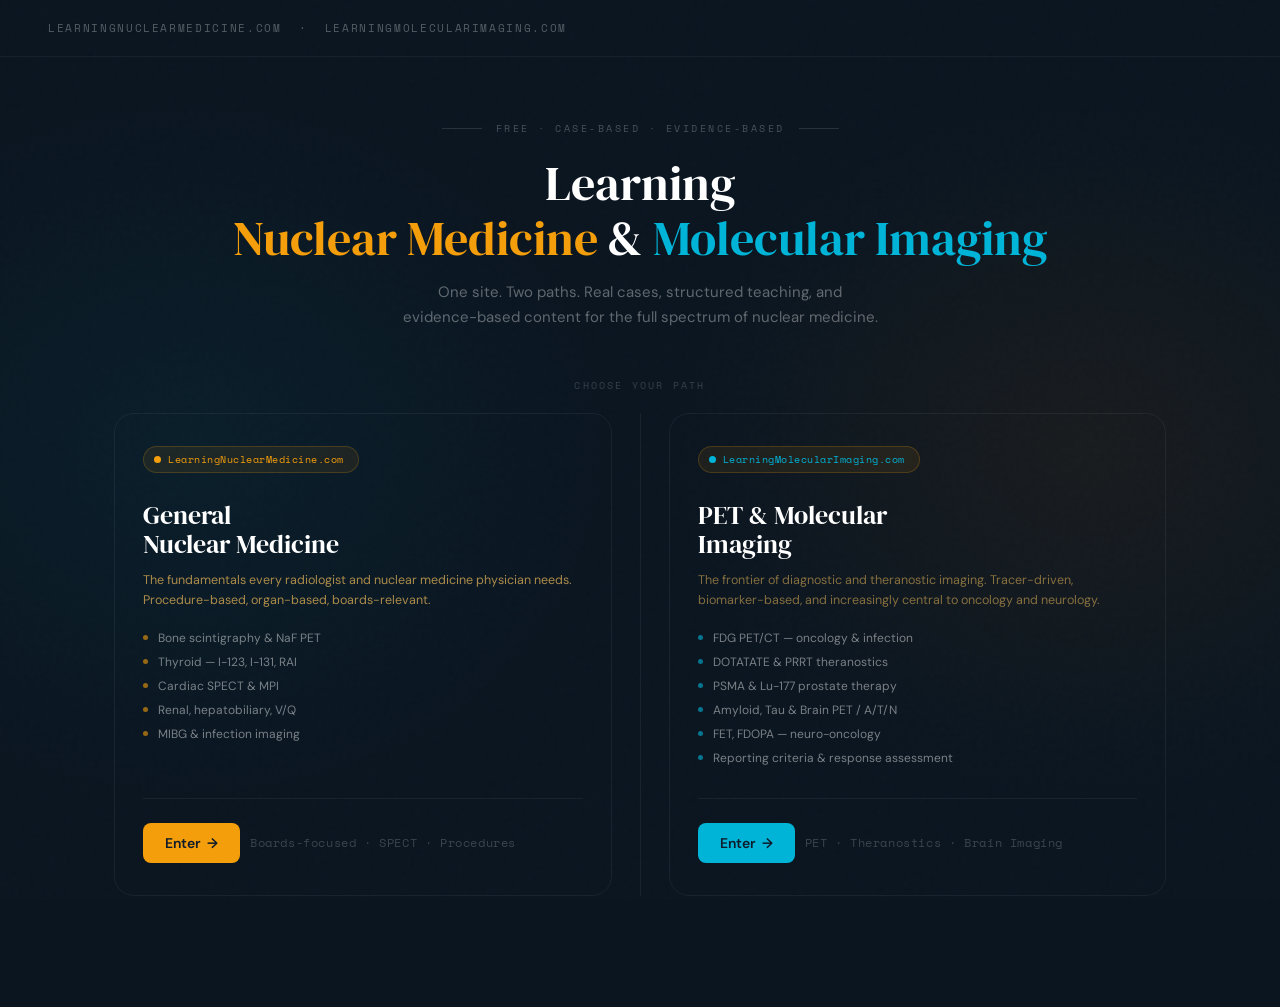
<file: index.html>
<!DOCTYPE html>
<html lang="en">
<head>
<meta charset="UTF-8">
<meta name="viewport" content="width=device-width, initial-scale=1.0">
<title>LearningNuclearMedicine.com | LearningMolecularImaging.com</title>
<meta name="description" content="Free case-based education in nuclear medicine and molecular imaging. Choose your path: General Nuclear Medicine or PET & Molecular Imaging.">
<link href="https://fonts.googleapis.com/css2?family=DM+Serif+Display:ital@0;1&family=DM+Sans:ital,wght@0,300;0,400;0,500;0,600;1,400&family=Space+Mono:wght@400;700&display=swap" rel="stylesheet">
<style>
*, *::before, *::after { box-sizing: border-box; margin: 0; padding: 0; }

:root {
  --navy:    #0D1B2A;
  --navy2:   #0a1520;
  --white:   #FFFFFF;
  --off:     #F4F8FB;
  --slate:   #1E3A52;
  --mid:     #5A7A8E;
  --light:   #D1DDE6;
  --border:  #E2ECF2;

  /* Gen Nuc — amber/gold */
  --gnm-primary:   #D97706;
  --gnm-accent:    #F59E0B;
  --gnm-glow:      rgba(245, 158, 11, 0.18);
  --gnm-dim:       rgba(245, 158, 11, 0.06);
  --gnm-text:      #D4A853;

  /* Molecular Imaging — teal */
  --mi-primary:    #0096B7;
  --mi-accent:     #00B4D8;
  --mi-glow:       rgba(0, 180, 216, 0.18);
  --mi-dim:        rgba(0, 180, 216, 0.06);
  --mi-text:       #7AABCC;
}

html, body {
  height: 100%;
  font-family: 'DM Sans', sans-serif;
  background: var(--navy2);
  color: var(--white);
  overflow-x: hidden;
}

/* ── Subtle animated background ────────────────────────── */
body::before {
  content: '';
  position: fixed;
  inset: 0;
  background:
    radial-gradient(ellipse 600px 500px at 15% 50%, rgba(0,150,183,0.07) 0%, transparent 70%),
    radial-gradient(ellipse 600px 500px at 85% 50%, rgba(217,119,6,0.07) 0%, transparent 70%);
  pointer-events: none;
  z-index: 0;
}

/* Noise grain */
body::after {
  content: '';
  position: fixed;
  inset: 0;
  background-image: url("data:image/svg+xml,%3Csvg viewBox='0 0 200 200' xmlns='http://www.w3.org/2000/svg'%3E%3Cfilter id='n'%3E%3CfeTurbulence type='fractalNoise' baseFrequency='0.85' numOctaves='4' stitchTiles='stitch'/%3E%3C/filter%3E%3Crect width='100%25' height='100%25' filter='url(%23n)' opacity='0.035'/%3E%3C/svg%3E");
  pointer-events: none;
  z-index: 0;
  opacity: 0.5;
}

/* ── Layout ─────────────────────────────────────────────── */
.page {
  position: relative;
  z-index: 1;
  min-height: 100vh;
  display: flex;
  flex-direction: column;
}

/* ── Top bar ─────────────────────────────────────────────── */
.topbar {
  display: flex;
  align-items: center;
  justify-content: space-between;
  padding: 20px 48px;
  border-bottom: 1px solid rgba(255,255,255,0.05);
}

.topbar-logo {
  font-family: 'Space Mono', monospace;
  font-size: 11px;
  letter-spacing: 0.15em;
  text-transform: uppercase;
  color: rgba(255,255,255,0.3);
}

/* ── Hero header ─────────────────────────────────────────── */
.hero-header {
  text-align: center;
  padding: 64px 24px 48px;
  animation: fadeUp 0.7s ease both;
}

.hero-eyebrow {
  font-family: 'Space Mono', monospace;
  font-size: 10px;
  letter-spacing: 0.25em;
  text-transform: uppercase;
  color: rgba(255,255,255,0.25);
  margin-bottom: 20px;
  display: flex;
  align-items: center;
  justify-content: center;
  gap: 14px;
}
.hero-eyebrow::before, .hero-eyebrow::after {
  content: '';
  display: block;
  width: 40px; height: 1px;
  background: rgba(255,255,255,0.12);
}

.hero-header h1 {
  font-family: 'DM Serif Display', serif;
  font-size: clamp(2rem, 4vw, 3rem);
  font-weight: 400;
  color: var(--white);
  line-height: 1.15;
  margin-bottom: 14px;
}

.hero-header h1 .teal  { color: var(--mi-accent); }
.hero-header h1 .amber { color: var(--gnm-accent); }

.hero-sub {
  font-size: 15px;
  color: rgba(255,255,255,0.35);
  max-width: 480px;
  margin: 0 auto;
  line-height: 1.65;
}

/* ── Divider label ───────────────────────────────────────── */
.choose-label {
  text-align: center;
  font-family: 'Space Mono', monospace;
  font-size: 10px;
  letter-spacing: 0.22em;
  text-transform: uppercase;
  color: rgba(255,255,255,0.18);
  margin-bottom: 20px;
  animation: fadeUp 0.7s 0.1s ease both;
  opacity: 0;
  animation-fill-mode: both;
}

/* ── Portal cards ────────────────────────────────────────── */
.portals {
  display: grid;
  grid-template-columns: 1fr auto 1fr;
  gap: 0;
  flex: 1;
  max-width: 1100px;
  margin: 0 auto;
  padding: 0 24px 60px;
  width: 100%;
  animation: fadeUp 0.7s 0.15s ease both;
  opacity: 0;
  animation-fill-mode: both;
}

.portal-divider {
  width: 1px;
  background: rgba(255,255,255,0.06);
  margin: 0 28px;
  align-self: stretch;
}

/* ── Each portal ─────────────────────────────────────────── */
.portal {
  border-radius: 20px;
  padding: 32px 28px;
  cursor: pointer;
  text-decoration: none;
  display: flex;
  flex-direction: column;
  gap: 0;
  position: relative;
  overflow: hidden;
  transition: background 0.3s;
  background: transparent;
  border: 1.5px solid rgba(255,255,255,0.06);
  color: inherit;
}

.portal:hover {
  background: rgba(255,255,255,0.025);
}

/* Glow on hover */
.portal-gnm::before {
  content: '';
  position: absolute;
  inset: 0;
  background: radial-gradient(ellipse 60% 60% at 50% 50%, var(--gnm-glow), transparent);
  opacity: 0;
  transition: opacity 0.4s;
  pointer-events: none;
  border-radius: 20px;
}
.portal-gnm:hover::before { opacity: 1; }
.portal-gnm:hover { border-color: rgba(245,158,11,0.2); }

.portal-mi::before {
  content: '';
  position: absolute;
  inset: 0;
  background: radial-gradient(ellipse 60% 60% at 50% 50%, var(--mi-glow), transparent);
  opacity: 0;
  transition: opacity 0.4s;
  pointer-events: none;
  border-radius: 20px;
}
.portal-mi:hover::before { opacity: 1; }
.portal-mi:hover { border-color: rgba(245,158,11,0.2); }

/* Domain badge */
.domain-badge {
  display: inline-flex;
  align-items: center;
  gap: 7px;
  border-radius: 100px;
  padding: 5px 14px 5px 10px;
  font-family: 'Space Mono', monospace;
  font-size: 10px;
  letter-spacing: 0.05em;
  margin-bottom: 28px;
  width: fit-content;
  position: relative;
  z-index: 1;
}

.portal-gnm .domain-badge {
  background: rgba(245,158,11,0.08);
  border: 1px solid rgba(245,158,11,0.2);
  color: var(--gnm-accent);
}
.portal-mi .domain-badge {
  background: rgba(245,158,11,0.08);
  border: 1px solid rgba(245,158,11,0.2);
  color: var(--mi-accent);
}

.badge-dot {
  width: 7px; height: 7px;
  border-radius: 50%;
  flex-shrink: 0;
}
.portal-gnm .badge-dot { background: var(--gnm-accent); animation: pulse 2.5s infinite; }
.portal-mi  .badge-dot { background: var(--mi-accent);  animation: pulse 2.5s 1.25s infinite; }

@keyframes pulse {
  0%,100% { opacity: 1; }
  50%      { opacity: 0.3; }
}

/* Portal heading */
.portal-heading {
  font-family: 'DM Serif Display', serif;
  font-size: clamp(1.3rem, 2vw, 1.8rem);
  font-weight: 400;
  line-height: 1.15;
  margin-bottom: 10px;
  position: relative;
  z-index: 1;
}

.portal-gnm .portal-heading { color: var(--white); }
.portal-mi  .portal-heading { color: var(--white); }

.portal-sub {
  font-size: 12.5px;
  line-height: 1.6;
  margin-bottom: 20px;
  position: relative;
  z-index: 1;
}
.portal-gnm .portal-sub { color: rgba(212,168,83,0.8); }
.portal-mi  .portal-sub { color: rgba(212,168,83,0.6); }

/* Topics list */
.topics {
  display: flex;
  flex-direction: column;
  gap: 8px;
  margin-bottom: 32px;
  position: relative;
  z-index: 1;
}

.topic-item {
  display: flex;
  align-items: center;
  gap: 10px;
  font-size: 12px;
  color: rgba(255,255,255,0.45);
}

.topic-dot {
  width: 5px; height: 5px;
  border-radius: 50%;
  flex-shrink: 0;
}
.portal-gnm .topic-dot { background: var(--gnm-accent); opacity: 0.6; }
.portal-mi  .topic-dot { background: var(--mi-accent);  opacity: 0.6; }

/* CTA row */
.portal-cta {
  display: flex;
  align-items: center;
  gap: 10px;
  margin-top: auto;
  padding-top: 24px;
  border-top: 1px solid rgba(255,255,255,0.06);
  position: relative;
  z-index: 1;
}

.cta-btn {
  display: inline-flex;
  align-items: center;
  gap: 8px;
  padding: 11px 22px;
  border-radius: 8px;
  font-weight: 600;
  font-size: 14px;
  transition: transform 0.15s, opacity 0.15s;
}
.cta-btn:hover { transform: translateX(3px); }

.portal-gnm .cta-btn {
  background: var(--gnm-accent);
  color: var(--navy);
}
.portal-mi .cta-btn {
  background: var(--mi-accent);
  color: var(--navy);
}

.cta-cases {
  font-size: 12px;
  color: rgba(255,255,255,0.2);
  font-family: 'Space Mono', monospace;
  letter-spacing: 0.05em;
}

/* ── Bottom strip ────────────────────────────────────────── */
.bottom-strip {
  border-top: 1px solid rgba(255,255,255,0.04);
  padding: 18px 48px;
  display: flex;
  align-items: center;
  justify-content: space-between;
  gap: 16px;
  flex-wrap: wrap;
}

.disclaimer-strip {
  font-size: 11px;
  color: rgba(255,255,255,0.12);
}

/* ── Animations ─────────────────────────────────────────── */
@keyframes fadeUp {
  from { opacity: 0; transform: translateY(20px); }
  to   { opacity: 1; transform: translateY(0); }
}

.hero-header { animation: fadeUp 0.7s ease both; }

/* ── Responsive ─────────────────────────────────────────── */
@media (max-width: 580px) {
  .portals {
    grid-template-columns: 1fr;
    padding: 0 16px 48px;
    gap: 16px;
  }
  .portal-divider { display: none; }
  .portal { padding: 24px 20px; }
  .topbar { padding: 16px 20px; }
  .hero-header { padding: 40px 16px 28px; }
  .bottom-strip { padding: 16px 20px; flex-direction: column; align-items: flex-start; gap: 8px; }
}
</style>
</head>
<body>
<div class="page">

  <!-- Top bar -->
  <div class="topbar">
    <div class="topbar-logo">LearningNuclearMedicine.com &nbsp;·&nbsp; LearningMolecularImaging.com</div>
  </div>

  <!-- Hero -->
  <div class="hero-header">
    <div class="hero-eyebrow">Free · Case-Based · Evidence-Based</div>
    <h1>Learning<br><span class="amber">Nuclear Medicine</span> &amp; <span class="teal">Molecular Imaging</span></h1>
    <p class="hero-sub">One site. Two paths. Real cases, structured teaching, and evidence-based content for the full spectrum of nuclear medicine.</p>
  </div>

  <div class="choose-label">Choose your path</div>

  <!-- Portal cards -->
  <div class="portals">

    <!-- ── General Nuclear Medicine ── -->
    <a class="portal portal-gnm" href="nuc-med/index.html">

      <div class="domain-badge">
        <span class="badge-dot"></span>
        LearningNuclearMedicine.com
      </div>

      <div class="portal-heading">General<br>Nuclear Medicine</div>

      <p class="portal-sub">
        The fundamentals every radiologist and nuclear medicine physician needs. 
        Procedure-based, organ-based, boards-relevant.
      </p>

      <div class="topics">
        <div class="topic-item"><span class="topic-dot"></span>Bone scintigraphy &amp; NaF PET</div>
        <div class="topic-item"><span class="topic-dot"></span>Thyroid — I-123, I-131, RAI</div>
        <div class="topic-item"><span class="topic-dot"></span>Cardiac SPECT &amp; MPI</div>
        <div class="topic-item"><span class="topic-dot"></span>Renal, hepatobiliary, V/Q</div>
        <div class="topic-item"><span class="topic-dot"></span>MIBG &amp; infection imaging</div>
      </div>

      <div class="portal-cta">
        <div class="cta-btn">Enter &nbsp;→</div>
        <div class="cta-cases">Boards-focused · SPECT · Procedures</div>
      </div>

    </a>

    <div class="portal-divider"></div>

    <!-- ── Molecular Imaging ── -->
    <a class="portal portal-mi" href="molecular/index.html">

      <div class="domain-badge">
        <span class="badge-dot"></span>
        LearningMolecularImaging.com
      </div>

      <div class="portal-heading">PET &amp; Molecular<br>Imaging</div>

      <p class="portal-sub">
        The frontier of diagnostic and theranostic imaging. Tracer-driven, 
        biomarker-based, and increasingly central to oncology and neurology.
      </p>

      <div class="topics">
        <div class="topic-item"><span class="topic-dot"></span>FDG PET/CT — oncology &amp; infection</div>
        <div class="topic-item"><span class="topic-dot"></span>DOTATATE &amp; PRRT theranostics</div>
        <div class="topic-item"><span class="topic-dot"></span>PSMA &amp; Lu-177 prostate therapy</div>
        <div class="topic-item"><span class="topic-dot"></span>Amyloid, Tau &amp; Brain PET / A/T/N</div>
        <div class="topic-item"><span class="topic-dot"></span>FET, FDOPA — neuro-oncology</div>
        <div class="topic-item"><span class="topic-dot"></span>Reporting criteria &amp; response assessment</div>
      </div>

      <div class="portal-cta">
        <div class="cta-btn">Enter &nbsp;→</div>
        <div class="cta-cases">PET · Theranostics · Brain Imaging</div>
      </div>

    </a>

  </div>

  <!-- Bottom strip -->
  <div class="bottom-strip">
    <div class="disclaimer-strip">For educational use only · Not for clinical decision-making · © 2025</div>
  </div>

</div><!-- /page -->
</body>
</html>
</file>
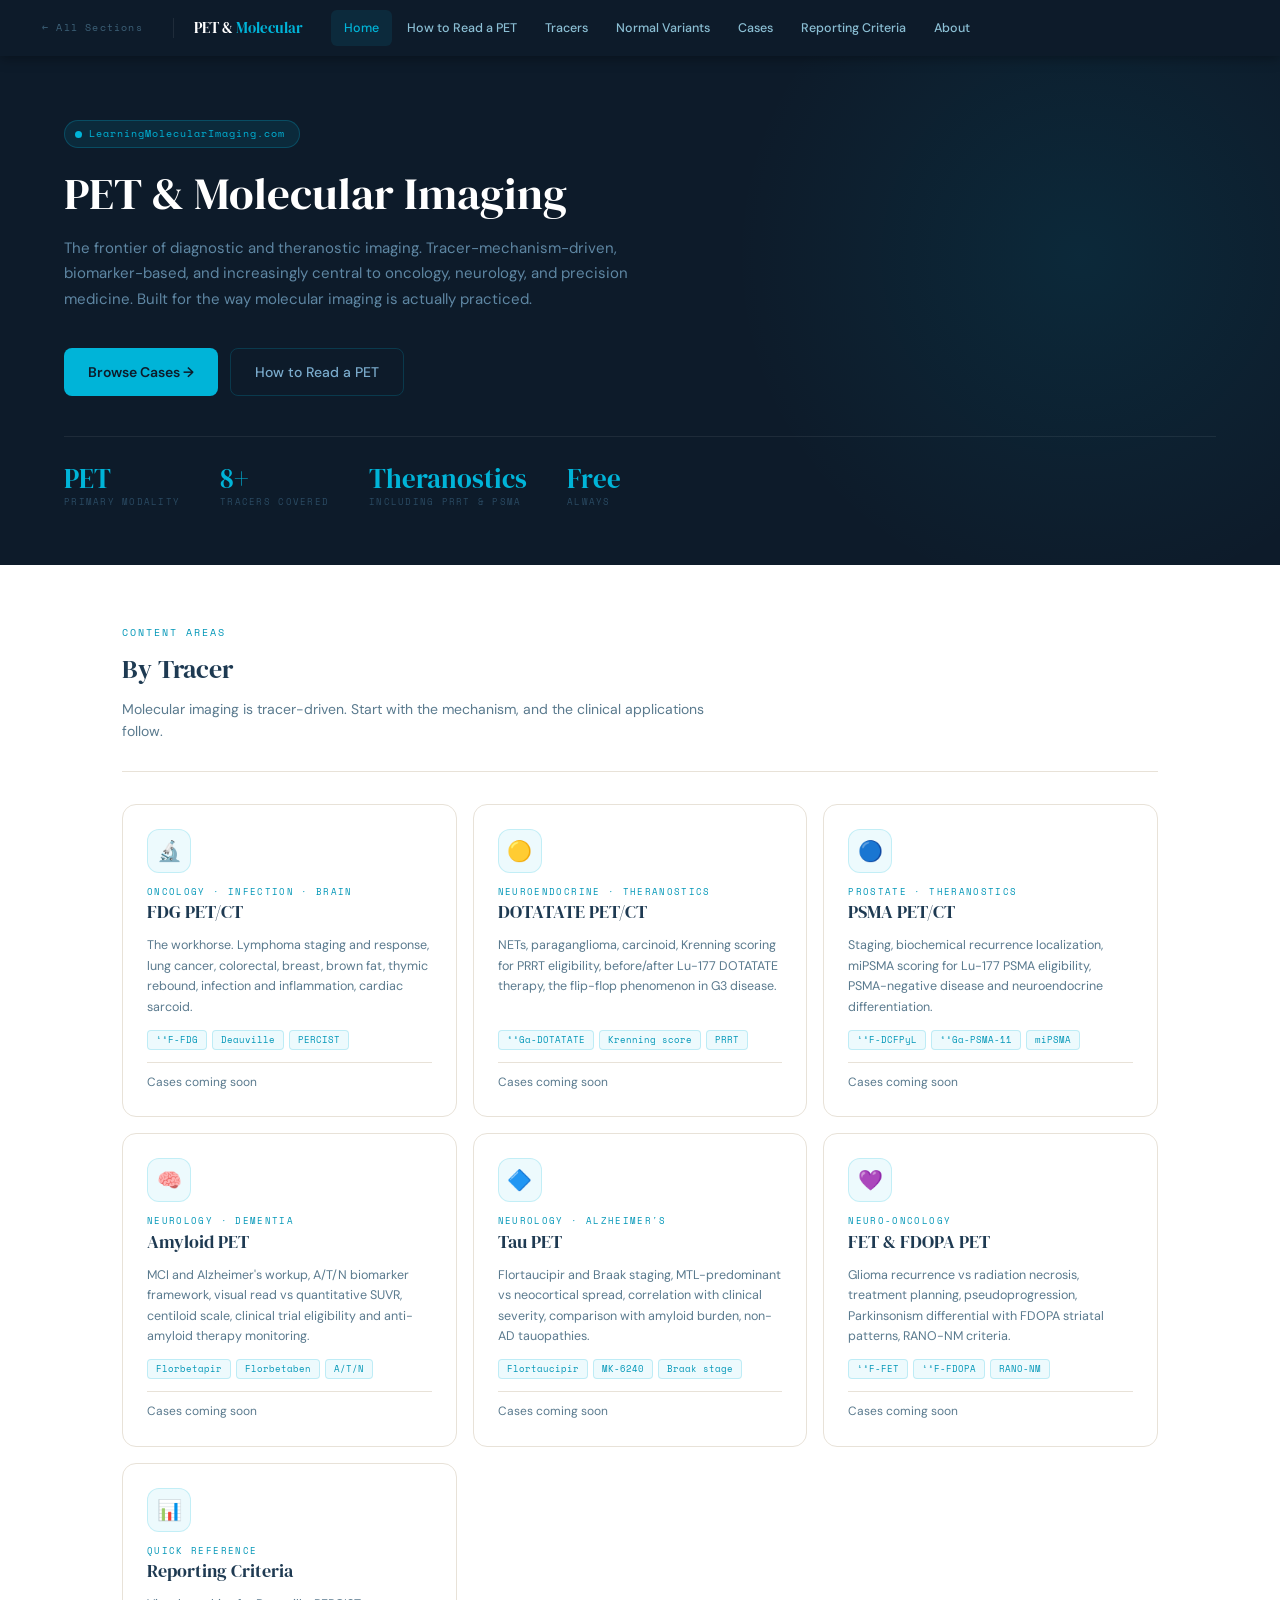
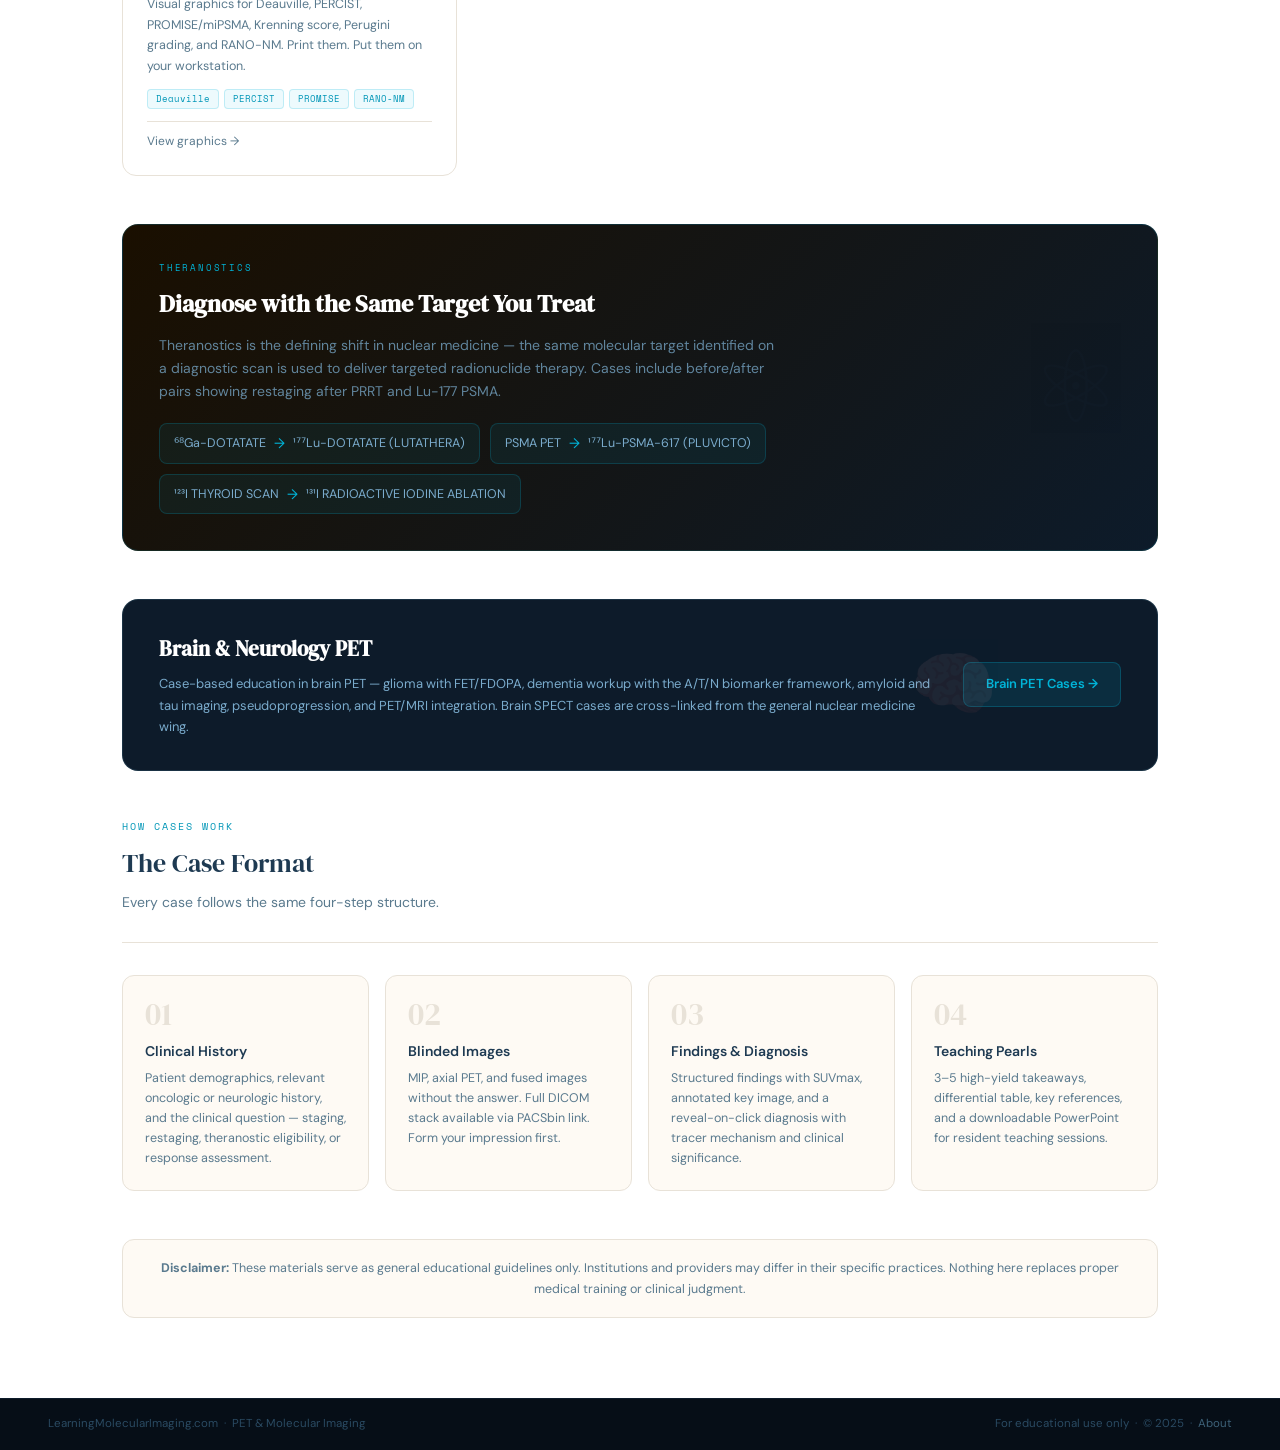
<file: molecular/index.html>
<!DOCTYPE html>
<html lang="en">
<head>
<meta charset="UTF-8">
<meta name="viewport" content="width=device-width, initial-scale=1.0">
<title>PET & Molecular Imaging | LearningMolecularImaging.com</title>
<meta name="description" content="Case-based education in PET and molecular imaging — FDG, DOTATATE, PSMA, amyloid, tau, brain PET, and theranostics.">
<link href="https://fonts.googleapis.com/css2?family=DM+Serif+Display:ital@0;1&family=DM+Sans:ital,wght@0,300;0,400;0,500;0,600;1,300&family=Space+Mono:wght@400;700&display=swap" rel="stylesheet">
<style>
*, *::before, *::after { box-sizing: border-box; margin: 0; padding: 0; }
 
:root {
  --teal:   #00B4D8;
  --teal2:  #0096B7;
  --teal3:  #006E8A;
  --navy:   #0D1B2A;
  --navy2:  #0a1520;
  --white:  #FFFFFF;
  --off:    #FEFAF4;
  --slate:  #1E3A52;
  --mid:    #5A7A8E;
  --light:  #D1DDE6;
  --border: #E8E2D8;
  --teal:   #00B4D8;
}
 
body {
  font-family: 'DM Sans', sans-serif;
  background: var(--white);
  color: var(--slate);
  font-size: 15px;
  line-height: 1.6;
}
 
/* ── Nav ─────────────────────────────────────────────────── */
.nav {
  background: var(--navy);
  padding: 0 32px;
  display: flex;
  align-items: center;
  height: 56px;
  position: sticky;
  top: 0;
  z-index: 200;
  box-shadow: 0 2px 12px rgba(0,0,0,0.35);
}
.nav-back {
  font-family: 'Space Mono', monospace;
  font-size: 10px;
  letter-spacing: 0.12em;
  color: #3D6178;
  text-decoration: none;
  display: flex;
  align-items: center;
  gap: 6px;
  margin-right: 20px;
  padding: 6px 10px;
  border-radius: 6px;
  transition: color 0.15s, background 0.15s;
  white-space: nowrap;
}
.nav-back:hover { color: var(--teal); background: rgba(0,180,216,0.08); }
.nav-divider { width: 1px; height: 20px; background: rgba(255,255,255,0.08); margin-right: 20px; }
.nav-logo {
  font-family: 'DM Serif Display', serif;
  font-size: 15px;
  color: var(--white);
  text-decoration: none;
  margin-right: 28px;
  white-space: nowrap;
}
.nav-logo span { color: var(--teal); }
.nav-links { display: flex; list-style: none; gap: 2px; flex: 1; }
.nav-links a {
  display: block;
  padding: 8px 13px;
  font-size: 12.5px;
  font-weight: 500;
  color: #8BBFD4;
  text-decoration: none;
  border-radius: 6px;
  white-space: nowrap;
  transition: background 0.15s, color 0.15s;
}
.nav-links a:hover  { background: rgba(255,255,255,0.08); color: var(--white); }
.nav-links a.active { color: var(--teal); background: rgba(0,180,216,0.1); }
 
/* ── Hero ─────────────────────────────────────────────────── */
.hero {
  background: var(--navy);
  padding: 64px 64px 56px;
  position: relative;
  overflow: hidden;
}
.hero::before {
  content: '';
  position: absolute;
  width: 700px; height: 700px;
  border-radius: 50%;
  background: radial-gradient(circle, rgba(0,180,216,0.09) 0%, transparent 70%);
  right: -150px; top: -150px;
  pointer-events: none;
}
 
.hero-tag {
  display: inline-flex;
  align-items: center;
  gap: 7px;
  background: rgba(0,180,216,0.1);
  border: 1px solid rgba(0,180,216,0.25);
  border-radius: 100px;
  padding: 5px 14px 5px 10px;
  font-family: 'Space Mono', monospace;
  font-size: 10px;
  letter-spacing: 0.1em;
  color: var(--teal);
  margin-bottom: 20px;
}
.tag-dot {
  width: 7px; height: 7px;
  border-radius: 50%;
  background: var(--teal);
  animation: pulse 2.5s infinite;
}
@keyframes pulse { 0%,100%{opacity:1} 50%{opacity:0.3} }
 
.hero h1 {
  font-family: 'DM Serif Display', serif;
  font-size: clamp(2rem, 3.5vw, 3rem);
  font-weight: 400;
  color: var(--white);
  line-height: 1.15;
  margin-bottom: 16px;
  max-width: 660px;
}
 
.hero-sub {
  font-size: 15px;
  color: #7AABCC;
  opacity: 0.75;
  line-height: 1.7;
  margin-bottom: 36px;
  max-width: 580px;
}
 
.hero-ctas { display: flex; gap: 12px; flex-wrap: wrap; margin-bottom: 40px; }
 
.btn-primary {
  display: inline-flex;
  align-items: center;
  gap: 8px;
  background: var(--teal);
  color: var(--navy);
  padding: 12px 24px;
  border-radius: 8px;
  font-weight: 600;
  font-size: 14px;
  text-decoration: none;
  transition: background 0.15s, transform 0.15s;
}
.btn-primary:hover { background: #33CCEB; transform: translateY(-1px); }
 
.btn-secondary {
  display: inline-flex;
  align-items: center;
  gap: 8px;
  background: transparent;
  color: #7AABCC;
  padding: 12px 24px;
  border-radius: 8px;
  font-weight: 500;
  font-size: 14px;
  text-decoration: none;
  border: 1.5px solid rgba(0,180,216,0.2);
  transition: border-color 0.15s, color 0.15s;
}
.btn-secondary:hover { border-color: var(--teal); color: var(--white); }
 
.hero-stats {
  display: flex;
  gap: 40px;
  padding-top: 28px;
  border-top: 1px solid rgba(255,255,255,0.07);
  flex-wrap: wrap;
}
.stat-num {
  font-family: 'DM Serif Display', serif;
  font-size: 1.7rem;
  color: var(--teal);
  line-height: 1;
  margin-bottom: 2px;
}
.stat-label {
  font-family: 'Space Mono', monospace;
  font-size: 9px;
  letter-spacing: 0.14em;
  text-transform: uppercase;
  color: #2A4A62;
}
 
/* ── Content ──────────────────────────────────────────────── */
.content {
  max-width: 1100px;
  margin: 0 auto;
  padding: 60px 32px 80px;
}
 
.section-eyebrow {
  font-family: 'Space Mono', monospace;
  font-size: 10px;
  letter-spacing: 0.2em;
  text-transform: uppercase;
  color: var(--teal2);
  margin-bottom: 8px;
}
.section-title {
  font-family: 'DM Serif Display', serif;
  font-size: 1.6rem;
  font-weight: 400;
  color: var(--slate);
  margin-bottom: 8px;
}
.section-sub { font-size: 14px; color: var(--mid); margin-bottom: 28px; max-width: 600px; }
.section-rule { height: 1px; background: var(--border); margin-bottom: 32px; }
 
/* ── Tracer cards ─────────────────────────────────────────── */
.tracers-grid {
  display: grid;
  grid-template-columns: repeat(auto-fill, minmax(280px, 1fr));
  gap: 16px;
  margin-bottom: 48px;
}
 
.tracer-card {
  background: var(--white);
  border: 1.5px solid var(--border);
  border-radius: 14px;
  padding: 24px;
  text-decoration: none;
  color: inherit;
  display: flex;
  flex-direction: column;
  gap: 12px;
  transition: all 0.2s;
  position: relative;
  overflow: hidden;
}
.tracer-card::before {
  content: '';
  position: absolute;
  top: 0; left: 0; right: 0;
  height: 3px;
  background: var(--teal);
  opacity: 0;
  transition: opacity 0.2s;
}
.tracer-card:hover {
  transform: translateY(-2px);
  box-shadow: 0 6px 24px rgba(0,0,0,0.08);
  border-color: var(--teal);
}
.tracer-card:hover::before { opacity: 1; }
 
.tracer-icon {
  width: 44px; height: 44px;
  border-radius: 12px;
  background: rgba(0,180,216,0.07);
  border: 1px solid rgba(0,180,216,0.18);
  display: flex;
  align-items: center;
  justify-content: center;
  font-size: 20px;
}
.tracer-label {
  font-family: 'Space Mono', monospace;
  font-size: 9px;
  letter-spacing: 0.15em;
  text-transform: uppercase;
  color: var(--teal2);
  margin-bottom: 2px;
}
.tracer-name {
  font-family: 'DM Serif Display', serif;
  font-size: 1.1rem;
  color: var(--slate);
  line-height: 1.25;
}
.tracer-desc {
  font-size: 12.5px;
  color: var(--mid);
  line-height: 1.65;
  flex: 1;
}
.tracer-chips { display: flex; flex-wrap: wrap; gap: 5px; }
.chip {
  font-family: 'Space Mono', monospace;
  font-size: 9px;
  padding: 2px 8px;
  border-radius: 4px;
  background: rgba(0,180,216,0.07);
  color: var(--teal2);
  border: 1px solid rgba(0,180,216,0.2);
}
.tracer-footer {
  display: flex;
  justify-content: space-between;
  align-items: center;
  padding-top: 10px;
  border-top: 1px solid var(--border);
  font-size: 12px;
  color: var(--mid);
}
.tracer-arrow { color: var(--teal); opacity: 0; transition: opacity 0.2s, transform 0.2s; }
.tracer-card:hover .tracer-arrow { opacity: 1; transform: translateX(3px); }
 
/* ── Theranostics banner ──────────────────────────────────── */
.theranostics-banner {
  background: linear-gradient(135deg, #1a0f00 0%, #0D1B2A 100%);
  border-radius: 16px;
  padding: 36px;
  margin-bottom: 48px;
  border: 1px solid rgba(0,180,216,0.15);
  position: relative;
  overflow: hidden;
}
.theranostics-banner::after {
  content: '⚛';
  position: absolute;
  right: 36px; top: 50%;
  transform: translateY(-50%);
  font-size: 100px;
  opacity: 0.05;
  pointer-events: none;
}
.banner-eyebrow {
  font-family: 'Space Mono', monospace;
  font-size: 9px;
  letter-spacing: 0.2em;
  text-transform: uppercase;
  color: var(--teal);
  margin-bottom: 10px;
}
.theranostics-banner h3 {
  font-family: 'DM Serif Display', serif;
  font-size: 1.5rem;
  color: var(--white);
  margin-bottom: 10px;
}
.theranostics-banner p {
  font-size: 14px;
  color: #7AABCC;
  opacity: 0.75;
  line-height: 1.65;
  max-width: 620px;
  margin-bottom: 20px;
}
.theranostics-pairs {
  display: flex;
  flex-wrap: wrap;
  gap: 10px;
}
.pair-chip {
  display: flex;
  align-items: center;
  gap: 8px;
  background: rgba(0,180,216,0.08);
  border: 1px solid rgba(0,180,216,0.2);
  border-radius: 8px;
  padding: 8px 14px;
  font-size: 12.5px;
  color: #7AABCC;
}
.pair-arrow { color: var(--teal); font-size: 14px; }
 
/* ── Signature: Brain ─────────────────────────────────────── */
.brain-callout {
  background: var(--navy);
  border-radius: 16px;
  padding: 32px 36px;
  margin-bottom: 48px;
  display: grid;
  grid-template-columns: 1fr auto;
  gap: 24px;
  align-items: center;
  border: 1px solid rgba(125,211,252,0.12);
  position: relative;
  overflow: hidden;
}
.brain-callout::after {
  content: '🧠';
  position: absolute;
  right: 160px; top: 50%;
  transform: translateY(-50%);
  font-size: 70px;
  opacity: 0.07;
  pointer-events: none;
}
.brain-sig {
  display: inline-flex;
  align-items: center;
  gap: 5px;
  background: rgba(0,180,216,0.1);
  border: 1px solid rgba(0,180,216,0.25);
  color: var(--teal);
  font-family: 'Space Mono', monospace;
  font-size: 9px;
  letter-spacing: 0.1em;
  text-transform: uppercase;
  padding: 3px 9px;
  border-radius: 4px;
  margin-bottom: 10px;
}
.brain-callout h3 {
  font-family: 'DM Serif Display', serif;
  font-size: 1.3rem;
  color: var(--white);
  margin-bottom: 8px;
}
.brain-callout p { font-size: 13px; color: #7AABCC; line-height: 1.65; }
.brain-btn {
  display: inline-flex;
  align-items: center;
  gap: 8px;
  background: rgba(0,180,216,0.12);
  border: 1px solid rgba(0,180,216,0.25);
  color: var(--teal);
  padding: 11px 22px;
  border-radius: 8px;
  font-size: 13px;
  font-weight: 600;
  text-decoration: none;
  white-space: nowrap;
  flex-shrink: 0;
  transition: background 0.15s;
}
.brain-btn:hover { background: rgba(0,180,216,0.22); }
 
/* ── How it works ─────────────────────────────────────────── */
.how-grid {
  display: grid;
  grid-template-columns: repeat(4, 1fr);
  gap: 16px;
  margin-bottom: 48px;
}
.how-card {
  background: var(--off);
  border: 1px solid var(--border);
  border-radius: 12px;
  padding: 22px;
}
.how-num {
  font-family: 'DM Serif Display', serif;
  font-size: 2rem;
  color: var(--border);
  line-height: 1;
  margin-bottom: 10px;
}
.how-title { font-size: 14px; font-weight: 600; color: var(--slate); margin-bottom: 6px; }
.how-desc { font-size: 12.5px; color: var(--mid); line-height: 1.6; }
 
/* ── Disclaimer + footer ──────────────────────────────────── */
.disclaimer {
  background: var(--off);
  border: 1px solid var(--border);
  border-radius: 12px;
  padding: 18px 24px;
  font-size: 12.5px;
  color: var(--mid);
  line-height: 1.65;
  text-align: center;
}
.footer {
  background: #060e17;
  padding: 16px 48px;
  font-size: 11.5px;
  color: #2A4A62;
  border-top: 1px solid #0d1b2a;
  display: flex;
  justify-content: space-between;
  align-items: center;
  flex-wrap: wrap;
  gap: 8px;
}
.footer a { color: #3D6178; text-decoration: none; }
.footer a:hover { color: var(--teal); }
 
@media (max-width: 780px) {
  .hero { padding: 48px 20px 40px; }
  .content { padding: 40px 16px 60px; }
  .how-grid { grid-template-columns: 1fr 1fr; }
  .brain-callout { grid-template-columns: 1fr; }
  .nav-links { display: none; }
}
</style>
</head>
<body>
 
<!-- Nav -->
<nav class="nav">
  <a href="../index.html" class="nav-back">← All Sections</a>
  <div class="nav-divider"></div>
  <a href="index.html" class="nav-logo">PET &amp; <span>Molecular</span></a>
  <ul class="nav-links">
    <li><a href="index.html" class="active">Home</a></li>
    <li><a href="how-to-read-a-pet.html">How to Read a PET</a></li>
    <li><a href="tracers.html">Tracers</a></li>
    <li><a href="normal-variants.html">Normal Variants</a></li>
    <li><a href="cases/fdg.html">Cases</a></li>
    <li><a href="reporting-criteria.html">Reporting Criteria</a></li>
    <li><a href="../about.html">About</a></li>
  </ul>
</nav>
 
<!-- Hero -->
<div class="hero">
  <div class="hero-tag">
    <span class="tag-dot"></span>
    LearningMolecularImaging.com
  </div>
  <h1>PET &amp; Molecular Imaging</h1>
  <p class="hero-sub">
    The frontier of diagnostic and theranostic imaging. Tracer-mechanism-driven,
    biomarker-based, and increasingly central to oncology, neurology, and precision medicine.
    Built for the way molecular imaging is actually practiced.
  </p>
  <div class="hero-ctas">
    <a href="cases/fdg.html" class="btn-primary">Browse Cases →</a>
    <a href="how-to-read-a-pet.html" class="btn-secondary">How to Read a PET</a>
  </div>
  <div class="hero-stats">
    <div>
      <div class="stat-num">PET</div>
      <div class="stat-label">Primary modality</div>
    </div>
    <div>
      <div class="stat-num">8+</div>
      <div class="stat-label">Tracers covered</div>
    </div>
    <div>
      <div class="stat-num">Theranostics</div>
      <div class="stat-label">Including PRRT &amp; PSMA</div>
    </div>
    <div>
      <div class="stat-num">Free</div>
      <div class="stat-label">Always</div>
    </div>
  </div>
</div>
 
<!-- Content -->
<div class="content">
 
  <!-- Tracers -->
  <div class="section-eyebrow">Content Areas</div>
  <div class="section-title">By Tracer</div>
  <p class="section-sub">Molecular imaging is tracer-driven. Start with the mechanism, and the clinical applications follow.</p>
  <div class="section-rule"></div>
 
  <div class="tracers-grid">
 
    <a href="cases/fdg.html" class="tracer-card">
      <div class="tracer-icon">🔬</div>
      <div>
        <div class="tracer-label">Oncology · Infection · Brain</div>
        <div class="tracer-name">FDG PET/CT</div>
      </div>
      <div class="tracer-desc">The workhorse. Lymphoma staging and response, lung cancer, colorectal, breast, brown fat, thymic rebound, infection and inflammation, cardiac sarcoid.</div>
      <div class="tracer-chips">
        <span class="chip">¹⁸F-FDG</span>
        <span class="chip">Deauville</span>
        <span class="chip">PERCIST</span>
      </div>
      <div class="tracer-footer">
        <span>Cases coming soon</span>
        <span class="tracer-arrow">→</span>
      </div>
    </a>
 
    <a href="cases/dotatate.html" class="tracer-card">
      <div class="tracer-icon">🟡</div>
      <div>
        <div class="tracer-label">Neuroendocrine · Theranostics</div>
        <div class="tracer-name">DOTATATE PET/CT</div>
      </div>
      <div class="tracer-desc">NETs, paraganglioma, carcinoid, Krenning scoring for PRRT eligibility, before/after Lu-177 DOTATATE therapy, the flip-flop phenomenon in G3 disease.</div>
      <div class="tracer-chips">
        <span class="chip">⁶⁸Ga-DOTATATE</span>
        <span class="chip">Krenning score</span>
        <span class="chip">PRRT</span>
      </div>
      <div class="tracer-footer">
        <span>Cases coming soon</span>
        <span class="tracer-arrow">→</span>
      </div>
    </a>
 
    <a href="cases/psma.html" class="tracer-card">
      <div class="tracer-icon">🔵</div>
      <div>
        <div class="tracer-label">Prostate · Theranostics</div>
        <div class="tracer-name">PSMA PET/CT</div>
      </div>
      <div class="tracer-desc">Staging, biochemical recurrence localization, miPSMA scoring for Lu-177 PSMA eligibility, PSMA-negative disease and neuroendocrine differentiation.</div>
      <div class="tracer-chips">
        <span class="chip">¹⁸F-DCFPyL</span>
        <span class="chip">⁶⁸Ga-PSMA-11</span>
        <span class="chip">miPSMA</span>
      </div>
      <div class="tracer-footer">
        <span>Cases coming soon</span>
        <span class="tracer-arrow">→</span>
      </div>
    </a>
 
    <a href="cases/brain.html" class="tracer-card">
      <div class="tracer-icon">🧠</div>
      <div>
        <div class="tracer-label">Neurology · Dementia</div>
        <div class="tracer-name">Amyloid PET</div>
      </div>
      <div class="tracer-desc">MCI and Alzheimer's workup, A/T/N biomarker framework, visual read vs quantitative SUVR, centiloid scale, clinical trial eligibility and anti-amyloid therapy monitoring.</div>
      <div class="tracer-chips">
        <span class="chip">Florbetapir</span>
        <span class="chip">Florbetaben</span>
        <span class="chip">A/T/N</span>
      </div>
      <div class="tracer-footer">
        <span>Cases coming soon</span>
        <span class="tracer-arrow">→</span>
      </div>
    </a>
 
    <a href="cases/brain.html" class="tracer-card">
      <div class="tracer-icon">🔷</div>
      <div>
        <div class="tracer-label">Neurology · Alzheimer's</div>
        <div class="tracer-name">Tau PET</div>
      </div>
      <div class="tracer-desc">Flortaucipir and Braak staging, MTL-predominant vs neocortical spread, correlation with clinical severity, comparison with amyloid burden, non-AD tauopathies.</div>
      <div class="tracer-chips">
        <span class="chip">Flortaucipir</span>
        <span class="chip">MK-6240</span>
        <span class="chip">Braak stage</span>
      </div>
      <div class="tracer-footer">
        <span>Cases coming soon</span>
        <span class="tracer-arrow">→</span>
      </div>
    </a>
 
    <a href="cases/brain.html" class="tracer-card">
      <div class="tracer-icon">💜</div>
      <div>
        <div class="tracer-label">Neuro-oncology</div>
        <div class="tracer-name">FET &amp; FDOPA PET</div>
      </div>
      <div class="tracer-desc">Glioma recurrence vs radiation necrosis, treatment planning, pseudoprogression, Parkinsonism differential with FDOPA striatal patterns, RANO-NM criteria.</div>
      <div class="tracer-chips">
        <span class="chip">¹⁸F-FET</span>
        <span class="chip">¹⁸F-FDOPA</span>
        <span class="chip">RANO-NM</span>
      </div>
      <div class="tracer-footer">
        <span>Cases coming soon</span>
        <span class="tracer-arrow">→</span>
      </div>
    </a>
 
    <a href="reporting-criteria.html" class="tracer-card">
      <div class="tracer-icon">📊</div>
      <div>
        <div class="tracer-label">Quick Reference</div>
        <div class="tracer-name">Reporting Criteria</div>
      </div>
      <div class="tracer-desc">Visual graphics for Deauville, PERCIST, PROMISE/miPSMA, Krenning score, Perugini grading, and RANO-NM. Print them. Put them on your workstation.</div>
      <div class="tracer-chips">
        <span class="chip">Deauville</span>
        <span class="chip">PERCIST</span>
        <span class="chip">PROMISE</span>
        <span class="chip">RANO-NM</span>
      </div>
      <div class="tracer-footer">
        <span>View graphics →</span>
        <span class="tracer-arrow">→</span>
      </div>
    </a>
 
  </div>
 
  <!-- Theranostics banner -->
  <div class="theranostics-banner">
    <div class="banner-eyebrow">Theranostics</div>
    <h3>Diagnose with the Same Target You Treat</h3>
    <p>Theranostics is the defining shift in nuclear medicine — the same molecular target identified on a diagnostic scan is used to deliver targeted radionuclide therapy. Cases include before/after pairs showing restaging after PRRT and Lu-177 PSMA.</p>
    <div class="theranostics-pairs">
      <div class="pair-chip">⁶⁸Ga-DOTATATE <span class="pair-arrow">→</span> ¹⁷⁷Lu-DOTATATE (LUTATHERA)</div>
      <div class="pair-chip">PSMA PET <span class="pair-arrow">→</span> ¹⁷⁷Lu-PSMA-617 (PLUVICTO)</div>
      <div class="pair-chip">¹²³I THYROID SCAN <span class="pair-arrow">→</span> ¹³¹I RADIOACTIVE IODINE ABLATION </div>
    </div>
  </div>
 
  <!-- Brain signature -->
  <div class="brain-callout">
    <div>
      
      <h3>Brain &amp; Neurology PET</h3>
      <p>Case-based education in brain PET — glioma with FET/FDOPA, dementia workup with the A/T/N biomarker framework, amyloid and tau imaging, pseudoprogression, and PET/MRI integration. Brain SPECT cases are cross-linked from the general nuclear medicine wing.</p>
    </div>
    <a href="cases/brain.html" class="brain-btn">Brain PET Cases →</a>
  </div>
 
  <!-- How it works -->
  <div class="section-eyebrow">How Cases Work</div>
  <div class="section-title">The Case Format</div>
  <p class="section-sub">Every case follows the same four-step structure.</p>
  <div class="section-rule"></div>
 
  <div class="how-grid">
    <div class="how-card">
      <div class="how-num">01</div>
      <div class="how-title">Clinical History</div>
      <div class="how-desc">Patient demographics, relevant oncologic or neurologic history, and the clinical question — staging, restaging, theranostic eligibility, or response assessment.</div>
    </div>
    <div class="how-card">
      <div class="how-num">02</div>
      <div class="how-title">Blinded Images</div>
      <div class="how-desc">MIP, axial PET, and fused images without the answer. Full DICOM stack available via PACSbin link. Form your impression first.</div>
    </div>
    <div class="how-card">
      <div class="how-num">03</div>
      <div class="how-title">Findings &amp; Diagnosis</div>
      <div class="how-desc">Structured findings with SUVmax, annotated key image, and a reveal-on-click diagnosis with tracer mechanism and clinical significance.</div>
    </div>
    <div class="how-card">
      <div class="how-num">04</div>
      <div class="how-title">Teaching Pearls</div>
      <div class="how-desc">3–5 high-yield takeaways, differential table, key references, and a downloadable PowerPoint for resident teaching sessions.</div>
    </div>
  </div>
 
  <div class="disclaimer">
    <strong>Disclaimer:</strong> These materials serve as general educational guidelines only.
    Institutions and providers may differ in their specific practices.
    Nothing here replaces proper medical training or clinical judgment.
  </div>
 
</div>
 
<!-- Footer -->
<div class="footer">
  <span>LearningMolecularImaging.com &nbsp;·&nbsp; PET &amp; Molecular Imaging</span>
  <span>For educational use only &nbsp;·&nbsp; © 2025 &nbsp;·&nbsp; <a href="../about.html">About</a></span>
</div>
 
</body>
</html>
</file>
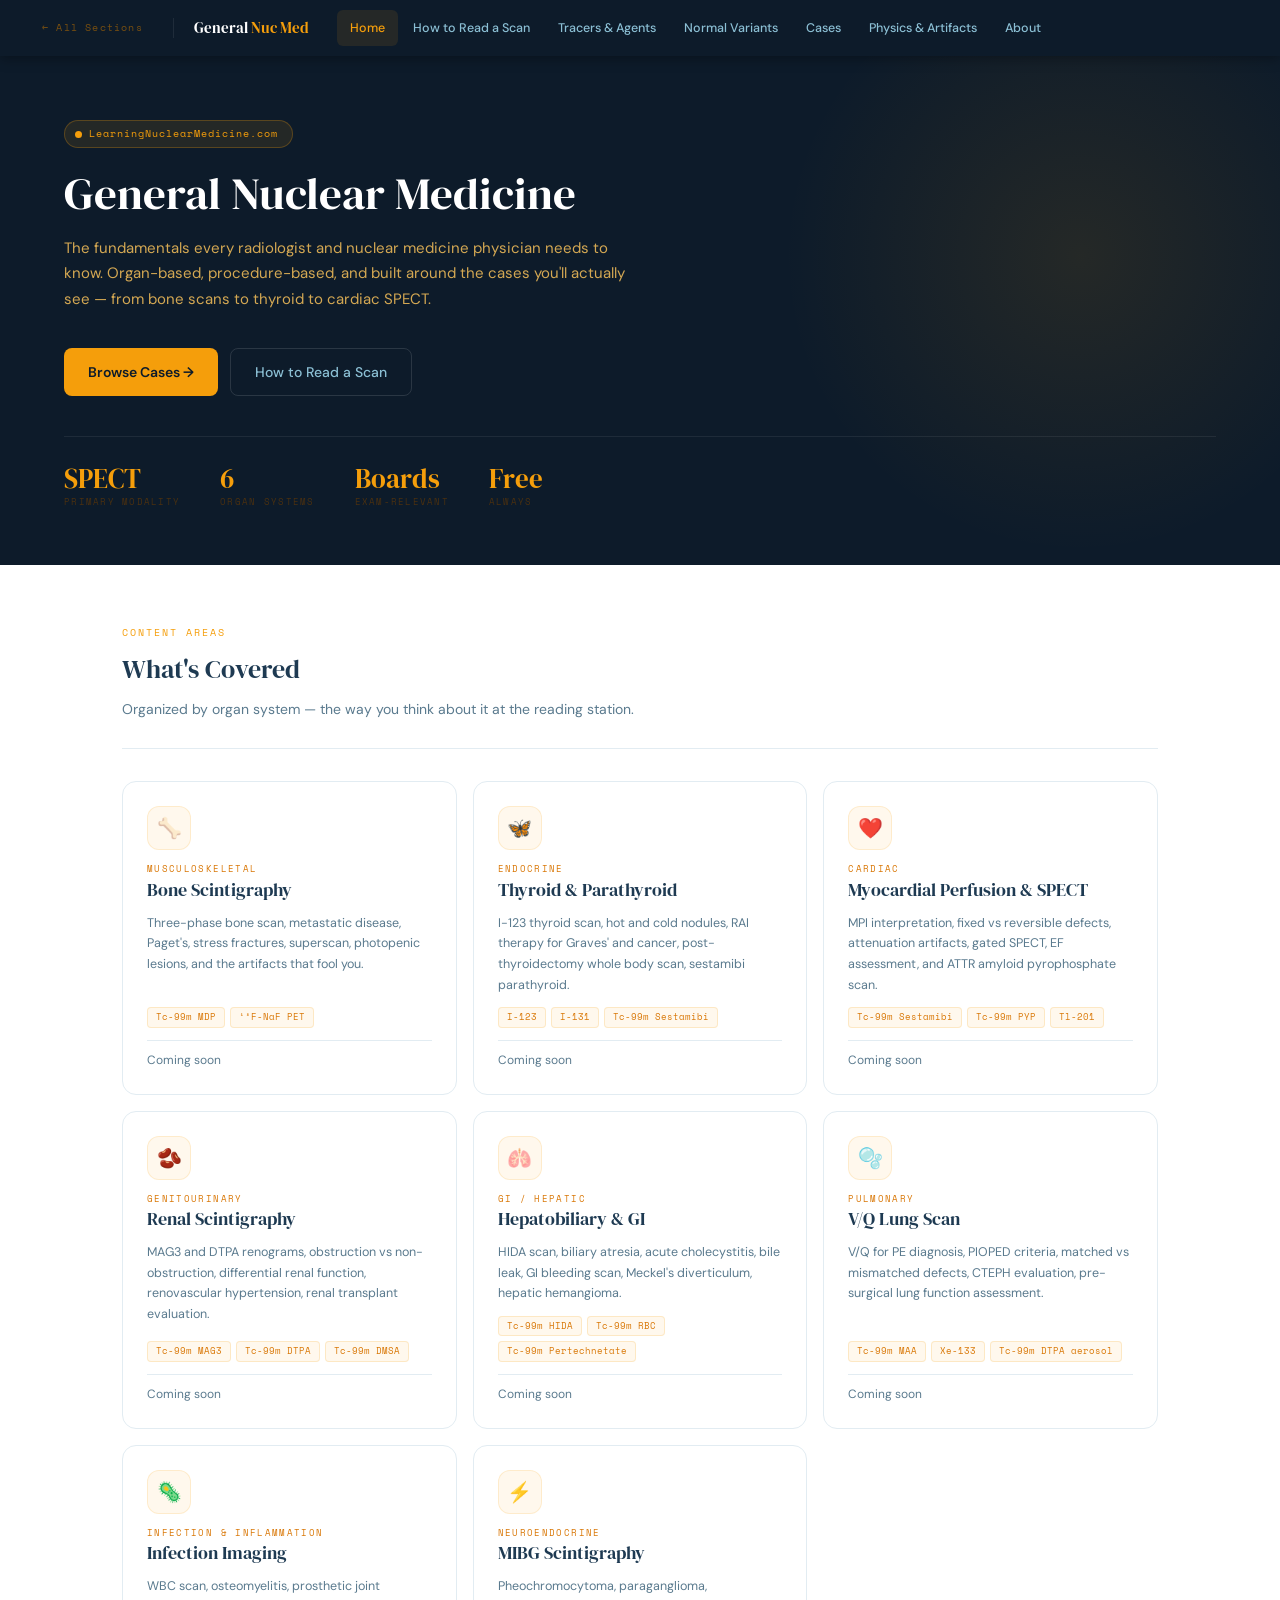
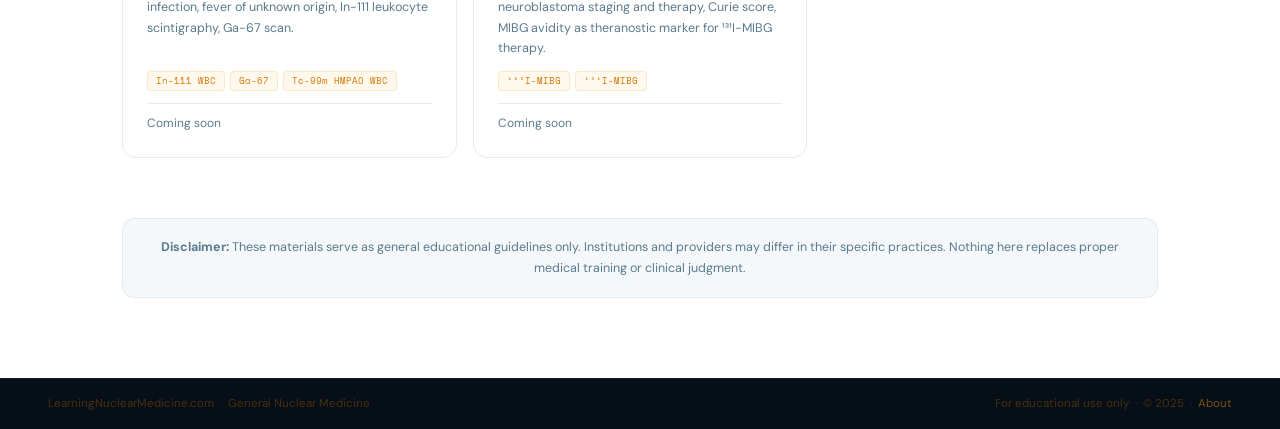
<file: nuc-med/index.html>
<!DOCTYPE html>
<html lang="en">
<head>
<meta charset="UTF-8">
<meta name="viewport" content="width=device-width, initial-scale=1.0">
<title>General Nuclear Medicine | LearningNuclearMedicine.com</title>
<meta name="description" content="Case-based education in general nuclear medicine — bone scintigraphy, thyroid, cardiac SPECT, renal, hepatobiliary, V/Q, MIBG and more.">
<link href="https://fonts.googleapis.com/css2?family=DM+Serif+Display:ital@0;1&family=DM+Sans:ital,wght@0,300;0,400;0,500;0,600;1,300&family=Space+Mono:wght@400;700&display=swap" rel="stylesheet">
<style>
*, *::before, *::after { box-sizing: border-box; margin: 0; padding: 0; }

:root {
  --amber:  #F59E0B;
  --amber2: #D97706;
  --amber3: #92400E;
  --navy:   #0D1B2A;
  --navy2:  #0a1520;
  --white:  #FFFFFF;
  --off:    #F4F8FB;
  --slate:  #1E3A52;
  --mid:    #5A7A8E;
  --light:  #D1DDE6;
  --border: #E2ECF2;
}

body {
  font-family: 'DM Sans', sans-serif;
  background: var(--white);
  color: var(--slate);
  font-size: 15px;
  line-height: 1.6;
}

/* ── Nav ─────────────────────────────────────────────────── */
.nav {
  background: var(--navy);
  padding: 0 32px;
  display: flex;
  align-items: center;
  height: 56px;
  position: sticky;
  top: 0;
  z-index: 200;
  box-shadow: 0 2px 12px rgba(0,0,0,0.35);
  gap: 0;
}
.nav-back {
  font-family: 'Space Mono', monospace;
  font-size: 10px;
  letter-spacing: 0.12em;
  color: #7A5010;
  text-decoration: none;
  display: flex;
  align-items: center;
  gap: 6px;
  margin-right: 20px;
  padding: 6px 10px;
  border-radius: 6px;
  transition: color 0.15s, background 0.15s;
  white-space: nowrap;
}
.nav-back:hover { color: var(--amber); background: rgba(245,158,11,0.08); }

.nav-divider {
  width: 1px; height: 20px;
  background: rgba(255,255,255,0.08);
  margin-right: 20px;
}

.nav-logo {
  font-family: 'DM Serif Display', serif;
  font-size: 15px;
  color: var(--white);
  text-decoration: none;
  margin-right: 28px;
  white-space: nowrap;
}
.nav-logo span { color: var(--amber); }

.nav-links { display: flex; list-style: none; gap: 2px; flex: 1; }
.nav-links a {
  display: block;
  padding: 8px 13px;
  font-size: 12.5px;
  font-weight: 500;
  color: #8BBFD4;
  text-decoration: none;
  border-radius: 6px;
  white-space: nowrap;
  transition: background 0.15s, color 0.15s;
}
.nav-links a:hover  { background: rgba(255,255,255,0.08); color: var(--white); }
.nav-links a.active { color: var(--amber); background: rgba(245,158,11,0.1); }

/* ── Hero ─────────────────────────────────────────────────── */
.hero {
  background: var(--navy);
  padding: 64px 64px 56px;
  position: relative;
  overflow: hidden;
}

/* Teal atmospheric glow */
.hero::before {
  content: '';
  position: absolute;
  width: 600px; height: 600px;
  border-radius: 50%;
  background: radial-gradient(circle, rgba(245,158,11,0.1) 0%, transparent 70%);
  right: -100px; top: -100px;
  pointer-events: none;
}

.hero-tag {
  display: inline-flex;
  align-items: center;
  gap: 7px;
  background: rgba(245,158,11,0.1);
  border: 1px solid rgba(245,158,11,0.25);
  border-radius: 100px;
  padding: 5px 14px 5px 10px;
  font-family: 'Space Mono', monospace;
  font-size: 10px;
  letter-spacing: 0.1em;
  color: var(--amber);
  margin-bottom: 20px;
}
.tag-dot {
  width: 7px; height: 7px;
  border-radius: 50%;
  background: var(--amber);
  animation: pulse 2.5s infinite;
}
@keyframes pulse { 0%,100%{opacity:1} 50%{opacity:0.3} }

.hero h1 {
  font-family: 'DM Serif Display', serif;
  font-size: clamp(2rem, 3.5vw, 3rem);
  font-weight: 400;
  color: var(--white);
  line-height: 1.15;
  margin-bottom: 16px;
  max-width: 640px;
}

.hero-sub {
  font-size: 15px;
  color: #D4A853;
  line-height: 1.7;
  margin-bottom: 36px;
  max-width: 580px;
}

.hero-ctas {
  display: flex;
  gap: 12px;
  flex-wrap: wrap;
  margin-bottom: 40px;
}

.btn-primary {
  display: inline-flex;
  align-items: center;
  gap: 8px;
  background: var(--amber);
  color: var(--navy);
  padding: 12px 24px;
  border-radius: 8px;
  font-weight: 600;
  font-size: 14px;
  text-decoration: none;
  transition: background 0.15s, transform 0.15s;
}
.btn-primary:hover { background: #FBBF24; transform: translateY(-1px); }

.btn-secondary {
  display: inline-flex;
  align-items: center;
  gap: 8px;
  background: transparent;
  color: #8BBFD4;
  padding: 12px 24px;
  border-radius: 8px;
  font-weight: 500;
  font-size: 14px;
  text-decoration: none;
  border: 1.5px solid rgba(255,255,255,0.12);
  transition: border-color 0.15s, color 0.15s;
}
.btn-secondary:hover { border-color: var(--amber); color: var(--white); }

/* Stats */
.hero-stats {
  display: flex;
  gap: 40px;
  padding-top: 28px;
  border-top: 1px solid rgba(255,255,255,0.07);
  flex-wrap: wrap;
}
.stat-num {
  font-family: 'DM Serif Display', serif;
  font-size: 1.7rem;
  color: var(--amber);
  line-height: 1;
  margin-bottom: 2px;
}
.stat-label {
  font-family: 'Space Mono', monospace;
  font-size: 9px;
  letter-spacing: 0.14em;
  text-transform: uppercase;
  color: #4A3010;
}

/* ── Content area ─────────────────────────────────────────── */
.content {
  max-width: 1100px;
  margin: 0 auto;
  padding: 60px 32px 80px;
}

/* Section headers */
.section-eyebrow {
  font-family: 'Space Mono', monospace;
  font-size: 10px;
  letter-spacing: 0.2em;
  text-transform: uppercase;
  color: var(--amber);
  margin-bottom: 8px;
}
.section-title {
  font-family: 'DM Serif Display', serif;
  font-size: 1.6rem;
  font-weight: 400;
  color: var(--slate);
  margin-bottom: 8px;
}
.section-sub {
  font-size: 14px;
  color: var(--mid);
  margin-bottom: 28px;
  max-width: 600px;
}
.section-rule { height: 1px; background: var(--border); margin-bottom: 32px; }

/* ── Topic cards grid ─────────────────────────────────────── */
.topics-grid {
  display: grid;
  grid-template-columns: repeat(auto-fill, minmax(280px, 1fr));
  gap: 16px;
  margin-bottom: 60px;
}

.topic-card {
  background: var(--white);
  border: 1.5px solid var(--border);
  border-radius: 14px;
  padding: 24px;
  text-decoration: none;
  color: inherit;
  display: flex;
  flex-direction: column;
  gap: 12px;
  transition: all 0.2s;
  position: relative;
  overflow: hidden;
}
.topic-card::before {
  content: '';
  position: absolute;
  top: 0; left: 0; right: 0;
  height: 3px;
  background: var(--amber);
  opacity: 0;
  transition: opacity 0.2s;
}
.topic-card:hover {
  transform: translateY(-2px);
  box-shadow: 0 6px 24px rgba(0,0,0,0.08);
  border-color: var(--amber);
}
.topic-card:hover::before { opacity: 1; }

.topic-icon {
  width: 44px; height: 44px;
  border-radius: 12px;
  background: rgba(245,158,11,0.07);
  border: 1px solid rgba(245,158,11,0.15);
  display: flex;
  align-items: center;
  justify-content: center;
  font-size: 20px;
}

.topic-label {
  font-family: 'Space Mono', monospace;
  font-size: 9px;
  letter-spacing: 0.15em;
  text-transform: uppercase;
  color: var(--amber2);
  margin-bottom: 2px;
}
.topic-name {
  font-family: 'DM Serif Display', serif;
  font-size: 1.1rem;
  color: var(--slate);
  line-height: 1.25;
}
.topic-desc {
  font-size: 12.5px;
  color: var(--mid);
  line-height: 1.65;
  flex: 1;
}
.topic-tracers {
  display: flex;
  flex-wrap: wrap;
  gap: 5px;
}
.tracer-chip {
  font-family: 'Space Mono', monospace;
  font-size: 9px;
  padding: 2px 8px;
  border-radius: 4px;
  background: rgba(245,158,11,0.07);
  color: var(--amber2);
  border: 1px solid rgba(245,158,11,0.18);
}
.topic-footer {
  display: flex;
  justify-content: space-between;
  align-items: center;
  padding-top: 10px;
  border-top: 1px solid var(--border);
  font-size: 12px;
  color: var(--mid);
}
.topic-arrow { color: var(--amber); opacity: 0; transition: opacity 0.2s, transform 0.2s; }
.topic-card:hover .topic-arrow { opacity: 1; transform: translateX(3px); }

/* ── Brain crosslink banner ───────────────────────────────── */
.crosslink {
  background: var(--navy);
  border-radius: 16px;
  padding: 32px 36px;
  margin-bottom: 60px;
  display: flex;
  align-items: center;
  gap: 28px;
  border: 1px solid rgba(245,158,11,0.12);
}
.crosslink-icon {
  font-size: 40px;
  flex-shrink: 0;
}
.crosslink-body { flex: 1; }
.crosslink-eyebrow {
  font-family: 'Space Mono', monospace;
  font-size: 9px;
  letter-spacing: 0.18em;
  text-transform: uppercase;
  color: var(--amber);
  margin-bottom: 6px;
}
.crosslink h3 {
  font-family: 'DM Serif Display', serif;
  font-size: 1.2rem;
  color: var(--white);
  margin-bottom: 6px;
}
.crosslink p { font-size: 13px; color: #7AABCC; line-height: 1.6; }
.crosslink-btn {
  display: inline-flex;
  align-items: center;
  gap: 8px;
  background: rgba(0,180,216,0.12);
  border: 1px solid rgba(0,180,216,0.25);
  color: #00B4D8;
  padding: 10px 20px;
  border-radius: 8px;
  font-size: 13px;
  font-weight: 600;
  text-decoration: none;
  white-space: nowrap;
  flex-shrink: 0;
  transition: background 0.15s;
}
.crosslink-btn:hover { background: rgba(0,180,216,0.2); }

/* ── How it works ─────────────────────────────────────────── */
.how-grid {
  display: grid;
  grid-template-columns: repeat(4, 1fr);
  gap: 16px;
  margin-bottom: 60px;
}
.how-card {
  background: var(--off);
  border: 1px solid var(--border);
  border-radius: 12px;
  padding: 22px;
}
.how-num {
  font-family: 'DM Serif Display', serif;
  font-size: 2rem;
  color: var(--light);
  line-height: 1;
  margin-bottom: 10px;
}
.how-title {
  font-size: 14px;
  font-weight: 600;
  color: var(--slate);
  margin-bottom: 6px;
}
.how-desc { font-size: 12.5px; color: var(--mid); line-height: 1.6; }

/* ── Disclaimer ───────────────────────────────────────────── */
.disclaimer {
  background: var(--off);
  border: 1px solid var(--border);
  border-radius: 12px;
  padding: 18px 24px;
  font-size: 12.5px;
  color: var(--mid);
  line-height: 1.65;
  text-align: center;
}

/* ── Footer ───────────────────────────────────────────────── */
.footer {
  background: #060e17;
  padding: 16px 48px;
  font-size: 11.5px;
  color: #4A3010;
  border-top: 1px solid #0d1b2a;
  display: flex;
  justify-content: space-between;
  align-items: center;
  flex-wrap: wrap;
  gap: 8px;
}
.footer a { color: #7A5010; text-decoration: none; }
.footer a:hover { color: var(--amber); }

@media (max-width: 780px) {
  .hero { padding: 48px 20px 40px; }
  .content { padding: 40px 16px 60px; }
  .how-grid { grid-template-columns: 1fr 1fr; }
  .crosslink { flex-direction: column; gap: 16px; }
  .nav-links { display: none; }
}
</style>
</head>
<body>

<!-- Nav -->
<nav class="nav">
  <a href="../index.html" class="nav-back">← All Sections</a>
  <div class="nav-divider"></div>
  <a href="index.html" class="nav-logo">General <span>Nuc Med</span></a>
  <ul class="nav-links">
    <li><a href="index.html" class="active">Home</a></li>
    <li><a href="how-to-read.html">How to Read a Scan</a></li>
    <li><a href="tracers.html">Tracers &amp; Agents</a></li>
    <li><a href="normal-variants.html">Normal Variants</a></li>
    <li><a href="cases/index.html">Cases</a></li>
    <li><a href="physics.html">Physics &amp; Artifacts</a></li>
    <li><a href="../about.html">About</a></li>
  </ul>
</nav>

<!-- Hero -->
<div class="hero">
  <div class="hero-tag">
    <span class="tag-dot"></span>
    LearningNuclearMedicine.com
  </div>
  <h1>General Nuclear Medicine</h1>
  <p class="hero-sub">
    The fundamentals every radiologist and nuclear medicine physician needs to know.
    Organ-based, procedure-based, and built around the cases you'll actually see —
    from bone scans to thyroid to cardiac SPECT.
  </p>
  <div class="hero-ctas">
    <a href="cases/index.html" class="btn-primary">Browse Cases →</a>
    <a href="how-to-read.html" class="btn-secondary">How to Read a Scan</a>
  </div>
  <div class="hero-stats">
    <div>
      <div class="stat-num">SPECT</div>
      <div class="stat-label">Primary modality</div>
    </div>
    <div>
      <div class="stat-num">6</div>
      <div class="stat-label">Organ Systems</div>
    </div>
    <div>
      <div class="stat-num">Boards</div>
      <div class="stat-label">Exam-relevant</div>
    </div>
    <div>
      <div class="stat-num">Free</div>
      <div class="stat-label">Always</div>
    </div>
  </div>
</div>

<!-- Content -->
<div class="content">

  <!-- Topics -->
  <div class="section-eyebrow">Content Areas</div>
  <div class="section-title">What's Covered</div>
  <p class="section-sub">Organized by organ system — the way you think about it at the reading station.</p>
  <div class="section-rule"></div>

  <div class="topics-grid">

    <a href="cases/index.html?system=bone" class="topic-card">
      <div class="topic-icon">🦴</div>
      <div>
        <div class="topic-label">Musculoskeletal</div>
        <div class="topic-name">Bone Scintigraphy</div>
      </div>
      <div class="topic-desc">Three-phase bone scan, metastatic disease, Paget's, stress fractures, superscan, photopenic lesions, and the artifacts that fool you.</div>
      <div class="topic-tracers">
        <span class="tracer-chip">Tc-99m MDP</span>
        <span class="tracer-chip">¹⁸F-NaF PET</span>
      </div>
      <div class="topic-footer">
        <span>Coming soon</span>
        <span class="topic-arrow">→</span>
      </div>
    </a>

    <a href="cases/index.html?system=thyroid" class="topic-card">
      <div class="topic-icon">🦋</div>
      <div>
        <div class="topic-label">Endocrine</div>
        <div class="topic-name">Thyroid &amp; Parathyroid</div>
      </div>
      <div class="topic-desc">I-123 thyroid scan, hot and cold nodules, RAI therapy for Graves' and cancer, post-thyroidectomy whole body scan, sestamibi parathyroid.</div>
      <div class="topic-tracers">
        <span class="tracer-chip">I-123</span>
        <span class="tracer-chip">I-131</span>
        <span class="tracer-chip">Tc-99m Sestamibi</span>
      </div>
      <div class="topic-footer">
        <span>Coming soon</span>
        <span class="topic-arrow">→</span>
      </div>
    </a>

    <a href="cases/index.html?system=cardiac" class="topic-card">
      <div class="topic-icon">❤️</div>
      <div>
        <div class="topic-label">Cardiac</div>
        <div class="topic-name">Myocardial Perfusion &amp; SPECT</div>
      </div>
      <div class="topic-desc">MPI interpretation, fixed vs reversible defects, attenuation artifacts, gated SPECT, EF assessment, and ATTR amyloid pyrophosphate scan.</div>
      <div class="topic-tracers">
        <span class="tracer-chip">Tc-99m Sestamibi</span>
        <span class="tracer-chip">Tc-99m PYP</span>
        <span class="tracer-chip">Tl-201</span>
      </div>
      <div class="topic-footer">
        <span>Coming soon</span>
        <span class="topic-arrow">→</span>
      </div>
    </a>

    <a href="cases/index.html?system=renal" class="topic-card">
      <div class="topic-icon">🫘</div>
      <div>
        <div class="topic-label">Genitourinary</div>
        <div class="topic-name">Renal Scintigraphy</div>
      </div>
      <div class="topic-desc">MAG3 and DTPA renograms, obstruction vs non-obstruction, differential renal function, renovascular hypertension, renal transplant evaluation.</div>
      <div class="topic-tracers">
        <span class="tracer-chip">Tc-99m MAG3</span>
        <span class="tracer-chip">Tc-99m DTPA</span>
        <span class="tracer-chip">Tc-99m DMSA</span>
      </div>
      <div class="topic-footer">
        <span>Coming soon</span>
        <span class="topic-arrow">→</span>
      </div>
    </a>

    <a href="cases/index.html?system=hepatobiliary" class="topic-card">
      <div class="topic-icon">🫁</div>
      <div>
        <div class="topic-label">GI / Hepatic</div>
        <div class="topic-name">Hepatobiliary &amp; GI</div>
      </div>
      <div class="topic-desc">HIDA scan, biliary atresia, acute cholecystitis, bile leak, GI bleeding scan, Meckel's diverticulum, hepatic hemangioma.</div>
      <div class="topic-tracers">
        <span class="tracer-chip">Tc-99m HIDA</span>
        <span class="tracer-chip">Tc-99m RBC</span>
        <span class="tracer-chip">Tc-99m Pertechnetate</span>
      </div>
      <div class="topic-footer">
        <span>Coming soon</span>
        <span class="topic-arrow">→</span>
      </div>
    </a>

    <a href="cases/index.html?system=lung" class="topic-card">
      <div class="topic-icon">🫧</div>
      <div>
        <div class="topic-label">Pulmonary</div>
        <div class="topic-name">V/Q Lung Scan</div>
      </div>
      <div class="topic-desc">V/Q for PE diagnosis, PIOPED criteria, matched vs mismatched defects, CTEPH evaluation, pre-surgical lung function assessment.</div>
      <div class="topic-tracers">
        <span class="tracer-chip">Tc-99m MAA</span>
        <span class="tracer-chip">Xe-133</span>
        <span class="tracer-chip">Tc-99m DTPA aerosol</span>
      </div>
      <div class="topic-footer">
        <span>Coming soon</span>
        <span class="topic-arrow">→</span>
      </div>
    </a>

    <a href="cases/index.html?system=infection" class="topic-card">
      <div class="topic-icon">🦠</div>
      <div>
        <div class="topic-label">Infection &amp; Inflammation</div>
        <div class="topic-name">Infection Imaging</div>
      </div>
      <div class="topic-desc">WBC scan, osteomyelitis, prosthetic joint infection, fever of unknown origin, In-111 leukocyte scintigraphy, Ga-67 scan.</div>
      <div class="topic-tracers">
        <span class="tracer-chip">In-111 WBC</span>
        <span class="tracer-chip">Ga-67</span>
        <span class="tracer-chip">Tc-99m HMPAO WBC</span>
      </div>
      <div class="topic-footer">
        <span>Coming soon</span>
        <span class="topic-arrow">→</span>
      </div>
    </a>

    <a href="cases/index.html?system=mibg" class="topic-card">
      <div class="topic-icon">⚡</div>
      <div>
        <div class="topic-label">Neuroendocrine</div>
        <div class="topic-name">MIBG Scintigraphy</div>
      </div>
      <div class="topic-desc">Pheochromocytoma, paraganglioma, neuroblastoma staging and therapy, Curie score, MIBG avidity as theranostic marker for ¹³¹I-MIBG therapy.</div>
      <div class="topic-tracers">
        <span class="tracer-chip">¹²³I-MIBG</span>
        <span class="tracer-chip">¹³¹I-MIBG</span>
      </div>
      <div class="topic-footer">
        <span>Coming soon</span>
        <span class="topic-arrow">→</span>
      </div>
    </a>

  </div>

  <!-- Disclaimer -->
  <div class="disclaimer">
    <strong>Disclaimer:</strong> These materials serve as general educational guidelines only.
    Institutions and providers may differ in their specific practices.
    Nothing here replaces proper medical training or clinical judgment.
  </div>

</div>

<!-- Footer -->
<div class="footer">
  <span>LearningNuclearMedicine.com &nbsp;·&nbsp; General Nuclear Medicine</span>
  <span>For educational use only &nbsp;·&nbsp; © 2025 &nbsp;·&nbsp; <a href="../about.html">About</a></span>
</div>

</body>
</html>
</file>
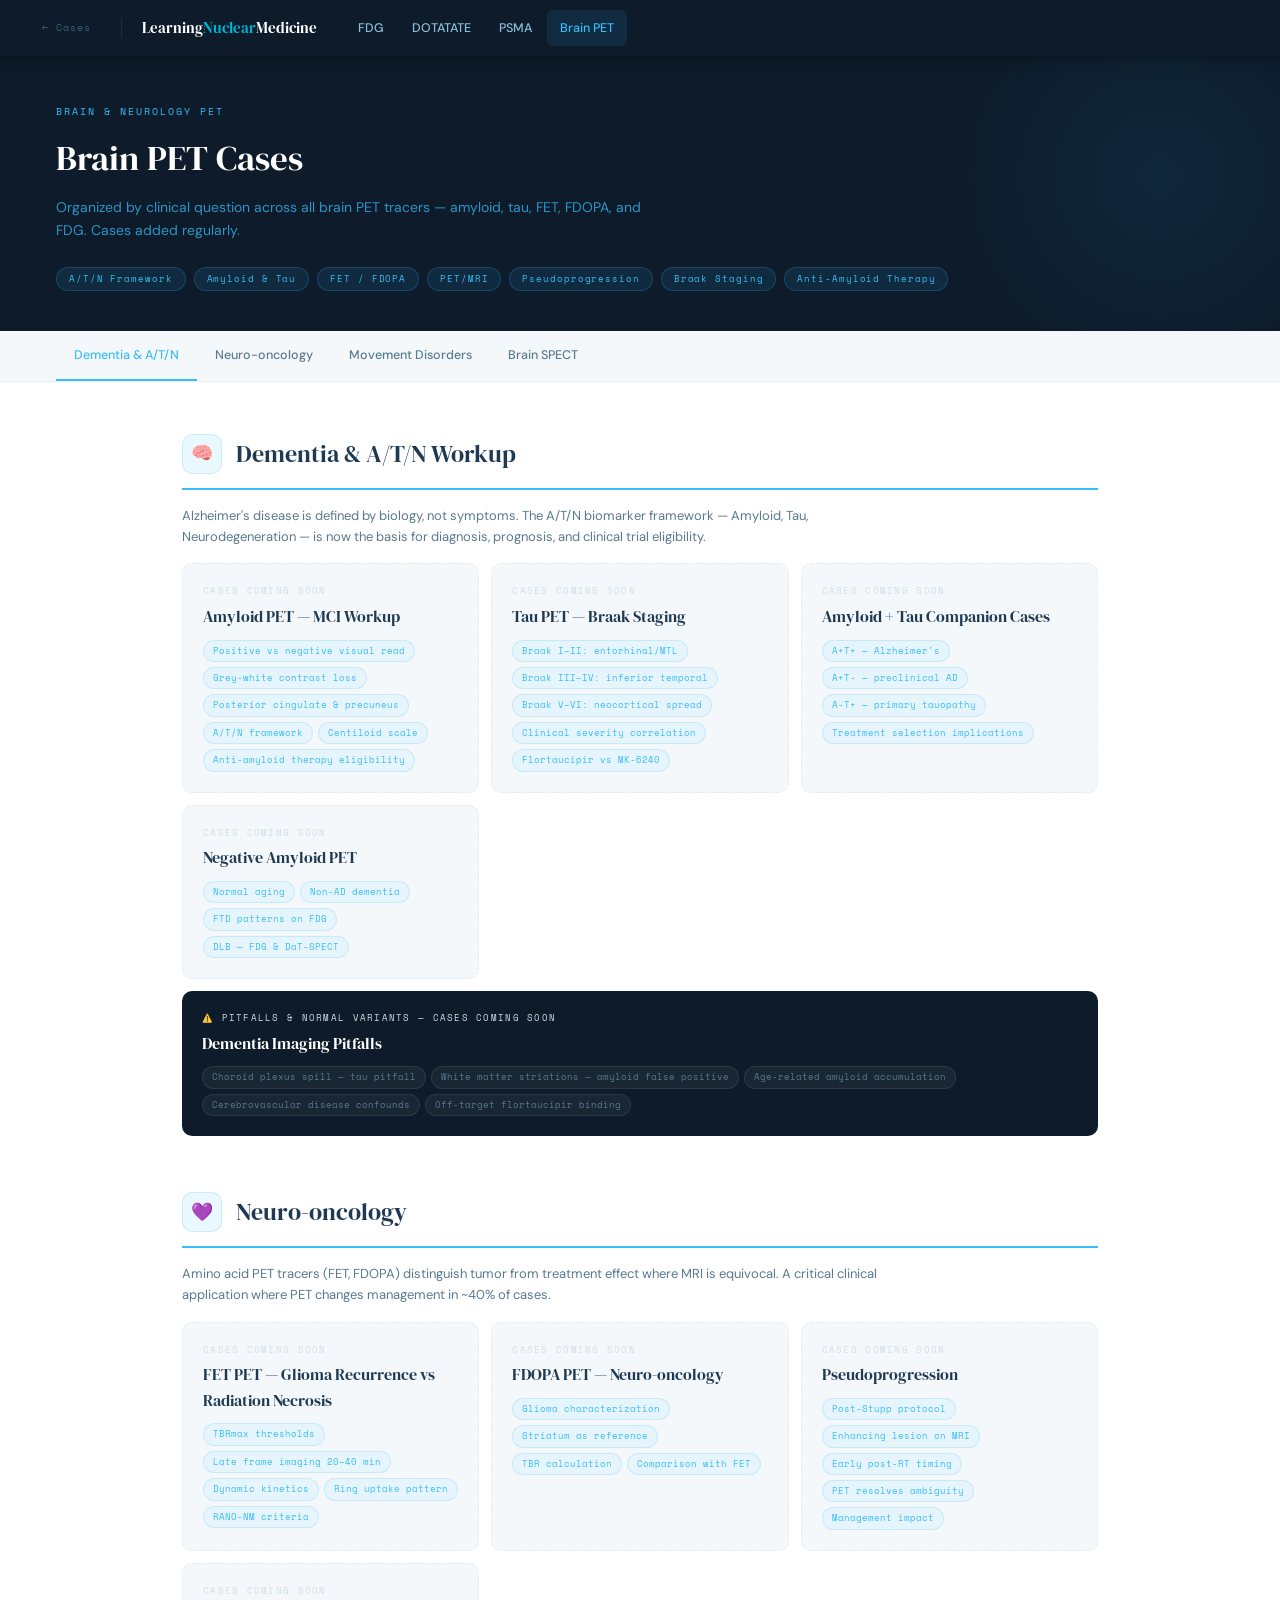
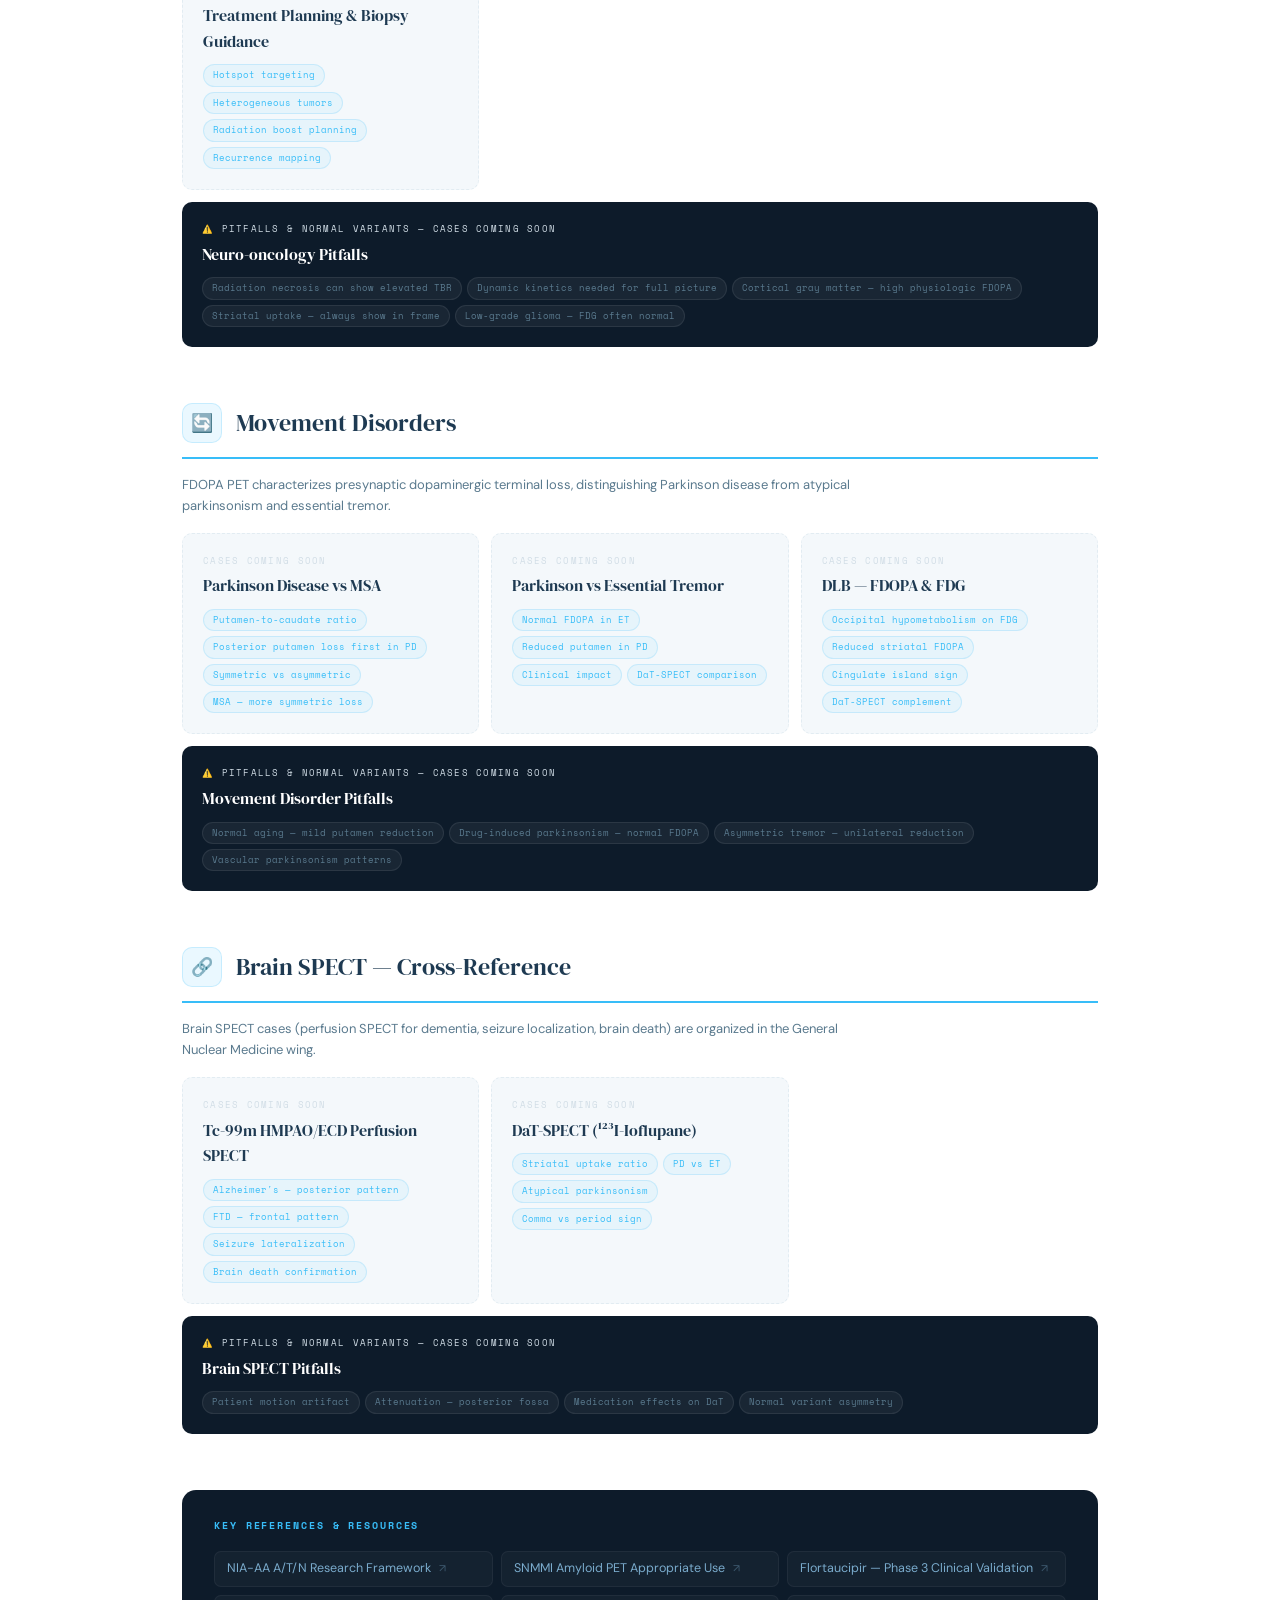
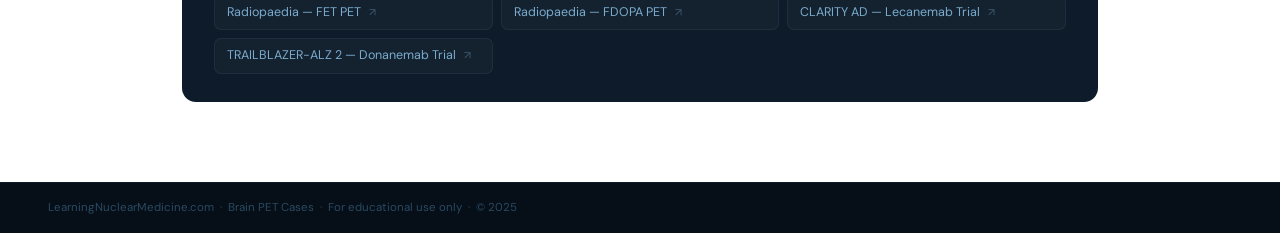
<file: molecular/cases/brain.html>
<!DOCTYPE html>
<html lang="en">
<head>
<meta charset="UTF-8">
<meta name="viewport" content="width=device-width, initial-scale=1.0">
<title>Brain PET Cases | LearningNuclearMedicine.com</title>
<link href="https://fonts.googleapis.com/css2?family=DM+Serif+Display:ital@0;1&family=DM+Sans:ital,wght@0,300;0,400;0,500;0,600;1,300&family=Space+Mono:wght@400;700&display=swap" rel="stylesheet">
<style>
*,*::before,*::after{box-sizing:border-box;margin:0;padding:0}
body{font-family:'DM Sans',sans-serif;background:#FFFFFF;color:#1E3A52;font-size:15px;line-height:1.6}
.nav{background:#0D1B2A;padding:0 32px;display:flex;align-items:center;height:56px;position:sticky;top:0;z-index:200;box-shadow:0 2px 12px rgba(0,0,0,0.35)}
.nav-back{font-family:'Space Mono',monospace;font-size:10px;letter-spacing:0.1em;color:#3D6178;text-decoration:none;margin-right:20px;padding:6px 10px;border-radius:6px;transition:color 0.15s;white-space:nowrap}
.nav-divider{width:1px;height:20px;background:rgba(255,255,255,0.08);margin-right:20px}
.nav-logo{font-family:'DM Serif Display',serif;font-size:15px;color:#FFFFFF;text-decoration:none;margin-right:28px;white-space:nowrap}
.nav-logo span{color:#00B4D8}
.nav-links{display:flex;list-style:none;gap:2px}
.nav-links a{display:block;padding:8px 13px;font-size:12.5px;font-weight:500;color:#8BBFD4;text-decoration:none;border-radius:6px;white-space:nowrap;transition:background 0.15s,color 0.15s}
.nav-links a:hover{background:rgba(255,255,255,0.08);color:#FFFFFF}
.hero{background:#0D1B2A;padding:48px 56px 40px;position:relative;overflow:hidden}
.hero::before{content:'';position:absolute;right:-80px;top:-80px;width:400px;height:400px;border-radius:50%;pointer-events:none}
.hero-eyebrow{font-family:'Space Mono',monospace;font-size:10px;letter-spacing:0.2em;text-transform:uppercase;margin-bottom:10px}
.hero h1{font-family:'DM Serif Display',serif;font-size:2.2rem;color:#FFFFFF;font-weight:400;margin-bottom:10px}
.hero-sub{font-size:14px;max-width:600px;line-height:1.65;margin-bottom:24px}
.hero-tags{display:flex;flex-wrap:wrap;gap:8px}
.hero-tag{font-family:'Space Mono',monospace;font-size:9px;letter-spacing:0.1em;padding:4px 12px;border-radius:100px}
.jump-nav{background:#F4F8FB;border-bottom:1px solid #E2ECF2;padding:0 56px;display:flex;gap:0;overflow-x:auto;position:sticky;top:56px;z-index:100}
.jump-nav a{display:block;padding:14px 18px;font-size:12.5px;font-weight:500;color:#5A7A8E;text-decoration:none;white-space:nowrap;border-bottom:2px solid transparent;transition:color 0.15s,border-color 0.15s}
.body-wrap{max-width:980px;margin:0 auto;padding:52px 32px 80px}
.disease-section{margin-bottom:56px}
.disease-header{display:flex;align-items:center;gap:14px;margin-bottom:16px;padding-bottom:14px}
.disease-icon{width:40px;height:40px;border-radius:10px;display:flex;align-items:center;justify-content:center;font-size:18px;flex-shrink:0}
.disease-title{font-family:'DM Serif Display',serif;font-size:1.5rem;color:#1E3A52;font-weight:400}
.disease-desc{font-size:13px;color:#5A7A8E;line-height:1.6;margin-bottom:16px;max-width:700px}
.sub-sections{display:grid;grid-template-columns:repeat(auto-fill,minmax(280px,1fr));gap:12px}
.sub-card{background:#F4F8FB;border:1.5px dashed #E2ECF2;border-radius:10px;padding:20px}
.sub-label{font-family:'Space Mono',monospace;font-size:8.5px;letter-spacing:0.15em;text-transform:uppercase;color:#D1DDE6;margin-bottom:6px}
.sub-title{font-family:'DM Serif Display',serif;font-size:1rem;color:#1E3A52;margin-bottom:10px}
.topic-chips{display:flex;flex-wrap:wrap;gap:5px}
.chip{font-family:'Space Mono',monospace;font-size:9px;padding:3px 9px;border-radius:100px}
.pitfall-card{background:#0D1B2A;border-radius:10px;padding:20px;margin-top:12px}
.pitfall-label{font-family:'Space Mono',monospace;font-size:8.5px;letter-spacing:0.15em;text-transform:uppercase;color:#D1DDE6;margin-bottom:6px}
.pitfall-title{font-family:'DM Serif Display',serif;font-size:1rem;color:#FFFFFF;margin-bottom:10px}
.pitfall-chips{display:flex;flex-wrap:wrap;gap:5px}
.pitfall-chip{font-family:'Space Mono',monospace;font-size:9px;padding:3px 9px;border-radius:100px;background:rgba(255,255,255,0.05);color:#5A7A8E;border:1px solid rgba(255,255,255,0.08)}
.resource-bank{background:#0D1B2A;border-radius:14px;padding:28px 32px;margin-top:48px}
.resource-bank h3{font-family:'Space Mono',monospace;font-size:9.5px;letter-spacing:0.2em;text-transform:uppercase;margin-bottom:18px}
.resource-grid{display:grid;grid-template-columns:repeat(auto-fill,minmax(240px,1fr));gap:8px}
.resource-link{display:flex;align-items:center;gap:8px;font-size:12.5px;text-decoration:none;padding:8px 12px;border-radius:7px;background:rgba(255,255,255,0.03);border:1px solid rgba(255,255,255,0.05);transition:background 0.15s,color 0.15s;line-height:1.4}
.resource-link span{opacity:0.4;font-size:11px}
.footer{background:#060e17;padding:16px 48px;font-size:11.5px;color:#2A4A62;border-top:1px solid #0d1b2a}
@media (max-width:700px){.hero{padding:36px 20px 32px}.jump-nav{padding:0 16px}.body-wrap{padding:36px 16px 60px}.nav-links{display:none}.sub-sections{grid-template-columns:1fr}}

    .nav-back:hover{color:#38BDF8}
    .nav-links a.active{color:#38BDF8;background:rgba(56,189,248,0.1)}
    .hero::before{background:radial-gradient(circle,rgba(56,189,248,0.08) 0%,transparent 70%)}
    .hero-eyebrow{color:#38BDF8}
    .hero-tag{background:rgba(56,189,248,0.1);border:1px solid rgba(56,189,248,0.2);color:#38BDF8}
    .jump-nav a:hover,.jump-nav a.active{color:#38BDF8;border-color:#38BDF8}
    .disease-header{border-bottom:2px solid #38BDF8}
    .disease-icon{background:rgba(56,189,248,0.1);border:1px solid rgba(56,189,248,0.2)}
    .hero-sub{color:rgba(56,189,248,0.75)}
    .acc-chip{background:rgba(56,189,248,0.07);color:#38BDF8;border:1px solid rgba(56,189,248,0.18)}
    .acc-resource{color:#7AABCC}.acc-resource:hover{background:rgba(56,189,248,0.1);color:#38BDF8}
    .resource-bank h3{color:#38BDF8}
    </style>
</head>
<body>
<nav class="nav">
  <a href="../index.html" class="nav-back">← Cases</a>
  <div class="nav-divider"></div>
  <a href="../../index.html" class="nav-logo">Learning<span>Nuclear</span>Medicine</a>
  <ul class="nav-links"><li><a href="fdg.html">FDG</a></li><li><a href="dotatate.html">DOTATATE</a></li><li><a href="psma.html">PSMA</a></li><li><a href="brain.html" class="active">Brain PET</a></li></ul>
</nav>
<div class="hero">
  <div class="hero-eyebrow">Brain &amp; Neurology PET</div>
  <h1>Brain PET Cases</h1>
  <p class="hero-sub">Organized by clinical question across all brain PET tracers — amyloid, tau, FET, FDOPA, and FDG. Cases added regularly.</p>
  <div class="hero-tags"><span class="hero-tag">A/T/N Framework</span><span class="hero-tag">Amyloid & Tau</span><span class="hero-tag">FET / FDOPA</span><span class="hero-tag">PET/MRI</span><span class="hero-tag">Pseudoprogression</span><span class="hero-tag">Braak Staging</span><span class="hero-tag">Anti-Amyloid Therapy</span></div>
</div>
<div class="jump-nav"><a href="#dementia">Dementia & A/T/N</a><a href="#neurooncology">Neuro-oncology</a><a href="#movement">Movement Disorders</a><a href="#spect">Brain SPECT</a></div>
<div class="body-wrap">

  <div class="disease-section" id="dementia">
    <div class="disease-header">
      <div class="disease-icon">🧠</div>
      <div class="disease-title">Dementia & A/T/N Workup</div>
    </div>
    <p class='disease-desc'>Alzheimer's disease is defined by biology, not symptoms. The A/T/N biomarker framework — Amyloid, Tau, Neurodegeneration — is now the basis for diagnosis, prognosis, and clinical trial eligibility.</p>
    <div class="sub-sections"><div class="sub-card">
      <div class="sub-label">Cases Coming Soon</div>
      <div class="sub-title">Amyloid PET — MCI Workup</div>
      <div class="topic-chips"><span class="chip acc-chip">Positive vs negative visual read</span><span class="chip acc-chip">Grey-white contrast loss</span><span class="chip acc-chip">Posterior cingulate & precuneus</span><span class="chip acc-chip">A/T/N framework</span><span class="chip acc-chip">Centiloid scale</span><span class="chip acc-chip">Anti-amyloid therapy eligibility</span></div>
    </div><div class="sub-card">
      <div class="sub-label">Cases Coming Soon</div>
      <div class="sub-title">Tau PET — Braak Staging</div>
      <div class="topic-chips"><span class="chip acc-chip">Braak I–II: entorhinal/MTL</span><span class="chip acc-chip">Braak III–IV: inferior temporal</span><span class="chip acc-chip">Braak V–VI: neocortical spread</span><span class="chip acc-chip">Clinical severity correlation</span><span class="chip acc-chip">Flortaucipir vs MK-6240</span></div>
    </div><div class="sub-card">
      <div class="sub-label">Cases Coming Soon</div>
      <div class="sub-title">Amyloid + Tau Companion Cases</div>
      <div class="topic-chips"><span class="chip acc-chip">A+T+ — Alzheimer's</span><span class="chip acc-chip">A+T- — preclinical AD</span><span class="chip acc-chip">A-T+ — primary tauopathy</span><span class="chip acc-chip">Treatment selection implications</span></div>
    </div><div class="sub-card">
      <div class="sub-label">Cases Coming Soon</div>
      <div class="sub-title">Negative Amyloid PET</div>
      <div class="topic-chips"><span class="chip acc-chip">Normal aging</span><span class="chip acc-chip">Non-AD dementia</span><span class="chip acc-chip">FTD patterns on FDG</span><span class="chip acc-chip">DLB — FDG & DaT-SPECT</span></div>
    </div></div>
    <div class="pitfall-card">
      <div class="pitfall-label">⚠️ Pitfalls &amp; Normal Variants — Cases Coming Soon</div>
      <div class="pitfall-title">Dementia Imaging Pitfalls</div>
      <div class="pitfall-chips"><span class="pitfall-chip">Choroid plexus spill — tau pitfall</span><span class="pitfall-chip">White matter striations — amyloid false positive</span><span class="pitfall-chip">Age-related amyloid accumulation</span><span class="pitfall-chip">Cerebrovascular disease confounds</span><span class="pitfall-chip">Off-target flortaucipir binding</span></div>
    </div>
  </div>
  <div class="disease-section" id="neurooncology">
    <div class="disease-header">
      <div class="disease-icon">💜</div>
      <div class="disease-title">Neuro-oncology</div>
    </div>
    <p class='disease-desc'>Amino acid PET tracers (FET, FDOPA) distinguish tumor from treatment effect where MRI is equivocal. A critical clinical application where PET changes management in ~40% of cases.</p>
    <div class="sub-sections"><div class="sub-card">
      <div class="sub-label">Cases Coming Soon</div>
      <div class="sub-title">FET PET — Glioma Recurrence vs Radiation Necrosis</div>
      <div class="topic-chips"><span class="chip acc-chip">TBRmax thresholds</span><span class="chip acc-chip">Late frame imaging 20–40 min</span><span class="chip acc-chip">Dynamic kinetics</span><span class="chip acc-chip">Ring uptake pattern</span><span class="chip acc-chip">RANO-NM criteria</span></div>
    </div><div class="sub-card">
      <div class="sub-label">Cases Coming Soon</div>
      <div class="sub-title">FDOPA PET — Neuro-oncology</div>
      <div class="topic-chips"><span class="chip acc-chip">Glioma characterization</span><span class="chip acc-chip">Striatum as reference</span><span class="chip acc-chip">TBR calculation</span><span class="chip acc-chip">Comparison with FET</span></div>
    </div><div class="sub-card">
      <div class="sub-label">Cases Coming Soon</div>
      <div class="sub-title">Pseudoprogression</div>
      <div class="topic-chips"><span class="chip acc-chip">Post-Stupp protocol</span><span class="chip acc-chip">Enhancing lesion on MRI</span><span class="chip acc-chip">Early post-RT timing</span><span class="chip acc-chip">PET resolves ambiguity</span><span class="chip acc-chip">Management impact</span></div>
    </div><div class="sub-card">
      <div class="sub-label">Cases Coming Soon</div>
      <div class="sub-title">Treatment Planning & Biopsy Guidance</div>
      <div class="topic-chips"><span class="chip acc-chip">Hotspot targeting</span><span class="chip acc-chip">Heterogeneous tumors</span><span class="chip acc-chip">Radiation boost planning</span><span class="chip acc-chip">Recurrence mapping</span></div>
    </div></div>
    <div class="pitfall-card">
      <div class="pitfall-label">⚠️ Pitfalls &amp; Normal Variants — Cases Coming Soon</div>
      <div class="pitfall-title">Neuro-oncology Pitfalls</div>
      <div class="pitfall-chips"><span class="pitfall-chip">Radiation necrosis can show elevated TBR</span><span class="pitfall-chip">Dynamic kinetics needed for full picture</span><span class="pitfall-chip">Cortical gray matter — high physiologic FDOPA</span><span class="pitfall-chip">Striatal uptake — always show in frame</span><span class="pitfall-chip">Low-grade glioma — FDG often normal</span></div>
    </div>
  </div>
  <div class="disease-section" id="movement">
    <div class="disease-header">
      <div class="disease-icon">🔄</div>
      <div class="disease-title">Movement Disorders</div>
    </div>
    <p class='disease-desc'>FDOPA PET characterizes presynaptic dopaminergic terminal loss, distinguishing Parkinson disease from atypical parkinsonism and essential tremor.</p>
    <div class="sub-sections"><div class="sub-card">
      <div class="sub-label">Cases Coming Soon</div>
      <div class="sub-title">Parkinson Disease vs MSA</div>
      <div class="topic-chips"><span class="chip acc-chip">Putamen-to-caudate ratio</span><span class="chip acc-chip">Posterior putamen loss first in PD</span><span class="chip acc-chip">Symmetric vs asymmetric</span><span class="chip acc-chip">MSA — more symmetric loss</span></div>
    </div><div class="sub-card">
      <div class="sub-label">Cases Coming Soon</div>
      <div class="sub-title">Parkinson vs Essential Tremor</div>
      <div class="topic-chips"><span class="chip acc-chip">Normal FDOPA in ET</span><span class="chip acc-chip">Reduced putamen in PD</span><span class="chip acc-chip">Clinical impact</span><span class="chip acc-chip">DaT-SPECT comparison</span></div>
    </div><div class="sub-card">
      <div class="sub-label">Cases Coming Soon</div>
      <div class="sub-title">DLB — FDOPA & FDG</div>
      <div class="topic-chips"><span class="chip acc-chip">Occipital hypometabolism on FDG</span><span class="chip acc-chip">Reduced striatal FDOPA</span><span class="chip acc-chip">Cingulate island sign</span><span class="chip acc-chip">DaT-SPECT complement</span></div>
    </div></div>
    <div class="pitfall-card">
      <div class="pitfall-label">⚠️ Pitfalls &amp; Normal Variants — Cases Coming Soon</div>
      <div class="pitfall-title">Movement Disorder Pitfalls</div>
      <div class="pitfall-chips"><span class="pitfall-chip">Normal aging — mild putamen reduction</span><span class="pitfall-chip">Drug-induced parkinsonism — normal FDOPA</span><span class="pitfall-chip">Asymmetric tremor — unilateral reduction</span><span class="pitfall-chip">Vascular parkinsonism patterns</span></div>
    </div>
  </div>
  <div class="disease-section" id="spect">
    <div class="disease-header">
      <div class="disease-icon">🔗</div>
      <div class="disease-title">Brain SPECT — Cross-Reference</div>
    </div>
    <p class='disease-desc'>Brain SPECT cases (perfusion SPECT for dementia, seizure localization, brain death) are organized in the General Nuclear Medicine wing.</p>
    <div class="sub-sections"><div class="sub-card">
      <div class="sub-label">Cases Coming Soon</div>
      <div class="sub-title">Tc-99m HMPAO/ECD Perfusion SPECT</div>
      <div class="topic-chips"><span class="chip acc-chip">Alzheimer's — posterior pattern</span><span class="chip acc-chip">FTD — frontal pattern</span><span class="chip acc-chip">Seizure lateralization</span><span class="chip acc-chip">Brain death confirmation</span></div>
    </div><div class="sub-card">
      <div class="sub-label">Cases Coming Soon</div>
      <div class="sub-title">DaT-SPECT (¹²³I-Ioflupane)</div>
      <div class="topic-chips"><span class="chip acc-chip">Striatal uptake ratio</span><span class="chip acc-chip">PD vs ET</span><span class="chip acc-chip">Atypical parkinsonism</span><span class="chip acc-chip">Comma vs period sign</span></div>
    </div></div>
    <div class="pitfall-card">
      <div class="pitfall-label">⚠️ Pitfalls &amp; Normal Variants — Cases Coming Soon</div>
      <div class="pitfall-title">Brain SPECT Pitfalls</div>
      <div class="pitfall-chips"><span class="pitfall-chip">Patient motion artifact</span><span class="pitfall-chip">Attenuation — posterior fossa</span><span class="pitfall-chip">Medication effects on DaT</span><span class="pitfall-chip">Normal variant asymmetry</span></div>
    </div>
  </div>
  <div class="resource-bank">
    <h3>Key References &amp; Resources</h3>
    <div class="resource-grid"><a href="https://www.alzforum.org/news/research-news/nia-aa-research-framework-toward-biological-definition-alzheimers-disease" target="_blank" class="resource-link acc-resource">NIA-AA A/T/N Research Framework <span>↗</span></a><a href="https://jnm.snmjournals.org/content/61/6/800" target="_blank" class="resource-link acc-resource">SNMMI Amyloid PET Appropriate Use <span>↗</span></a><a href="https://www.thelancet.com/journals/laneur/article/PIIS1474-4422(21)00017-0/fulltext" target="_blank" class="resource-link acc-resource">Flortaucipir — Phase 3 Clinical Validation <span>↗</span></a><a href="https://radiopaedia.org/articles/fet-pet" target="_blank" class="resource-link acc-resource">Radiopaedia — FET PET <span>↗</span></a><a href="https://radiopaedia.org/articles/fdopa-pet" target="_blank" class="resource-link acc-resource">Radiopaedia — FDOPA PET <span>↗</span></a><a href="https://www.nejm.org/doi/full/10.1056/NEJMoa2212948" target="_blank" class="resource-link acc-resource">CLARITY AD — Lecanemab Trial <span>↗</span></a><a href="https://www.nejm.org/doi/full/10.1056/NEJMoa2305032" target="_blank" class="resource-link acc-resource">TRAILBLAZER-ALZ 2 — Donanemab Trial <span>↗</span></a></div>
  </div>
</div>
<div class="footer">LearningNuclearMedicine.com &nbsp;·&nbsp; Brain PET Cases &nbsp;·&nbsp; For educational use only &nbsp;·&nbsp; © 2025</div>
<script>
const sections=document.querySelectorAll('.disease-section');
const jumpLinks=document.querySelectorAll('.jump-nav a');
const observer=new IntersectionObserver((entries)=>{entries.forEach(e=>{if(e.isIntersecting){jumpLinks.forEach(l=>l.classList.remove('active'));const a=document.querySelector(`.jump-nav a[href="#${e.target.id}"]`);if(a)a.classList.add('active')}})},{threshold:0.2});
sections.forEach(s=>observer.observe(s));
</script>
</body>
</html>
</file>
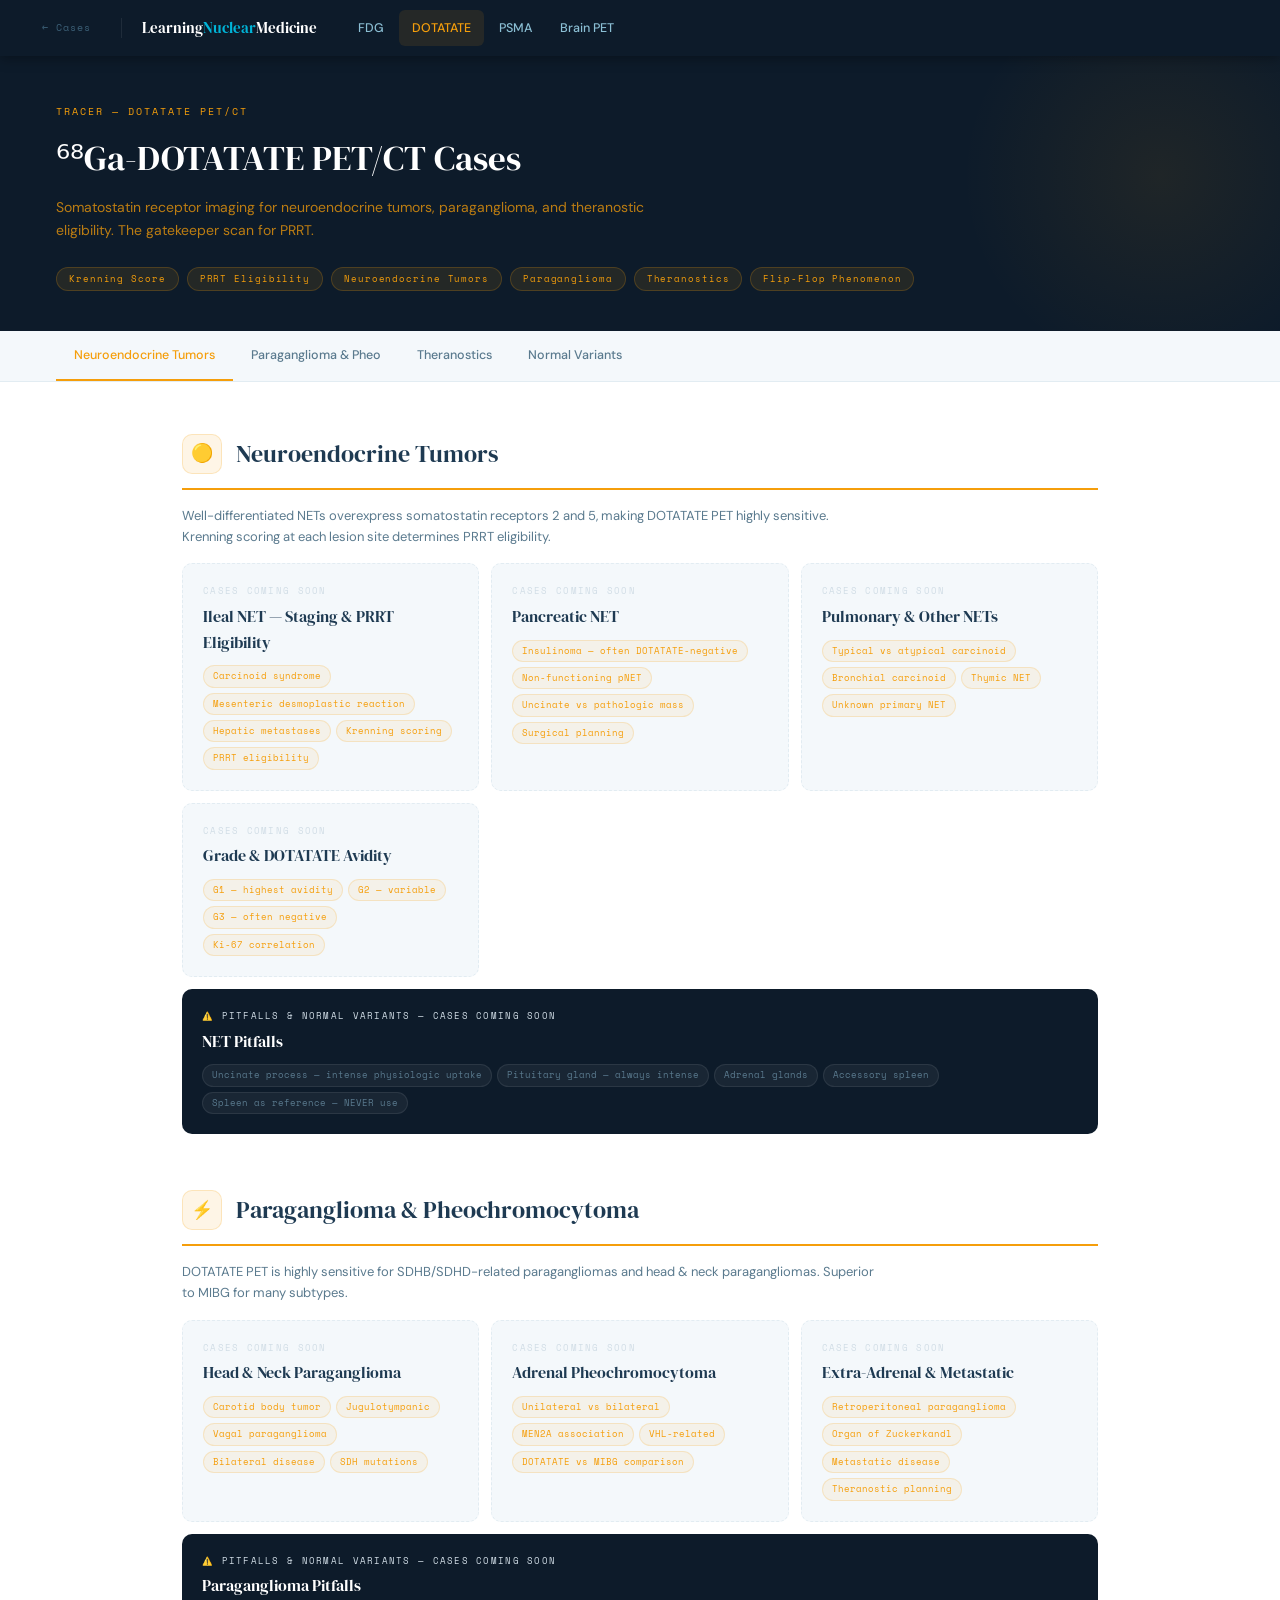
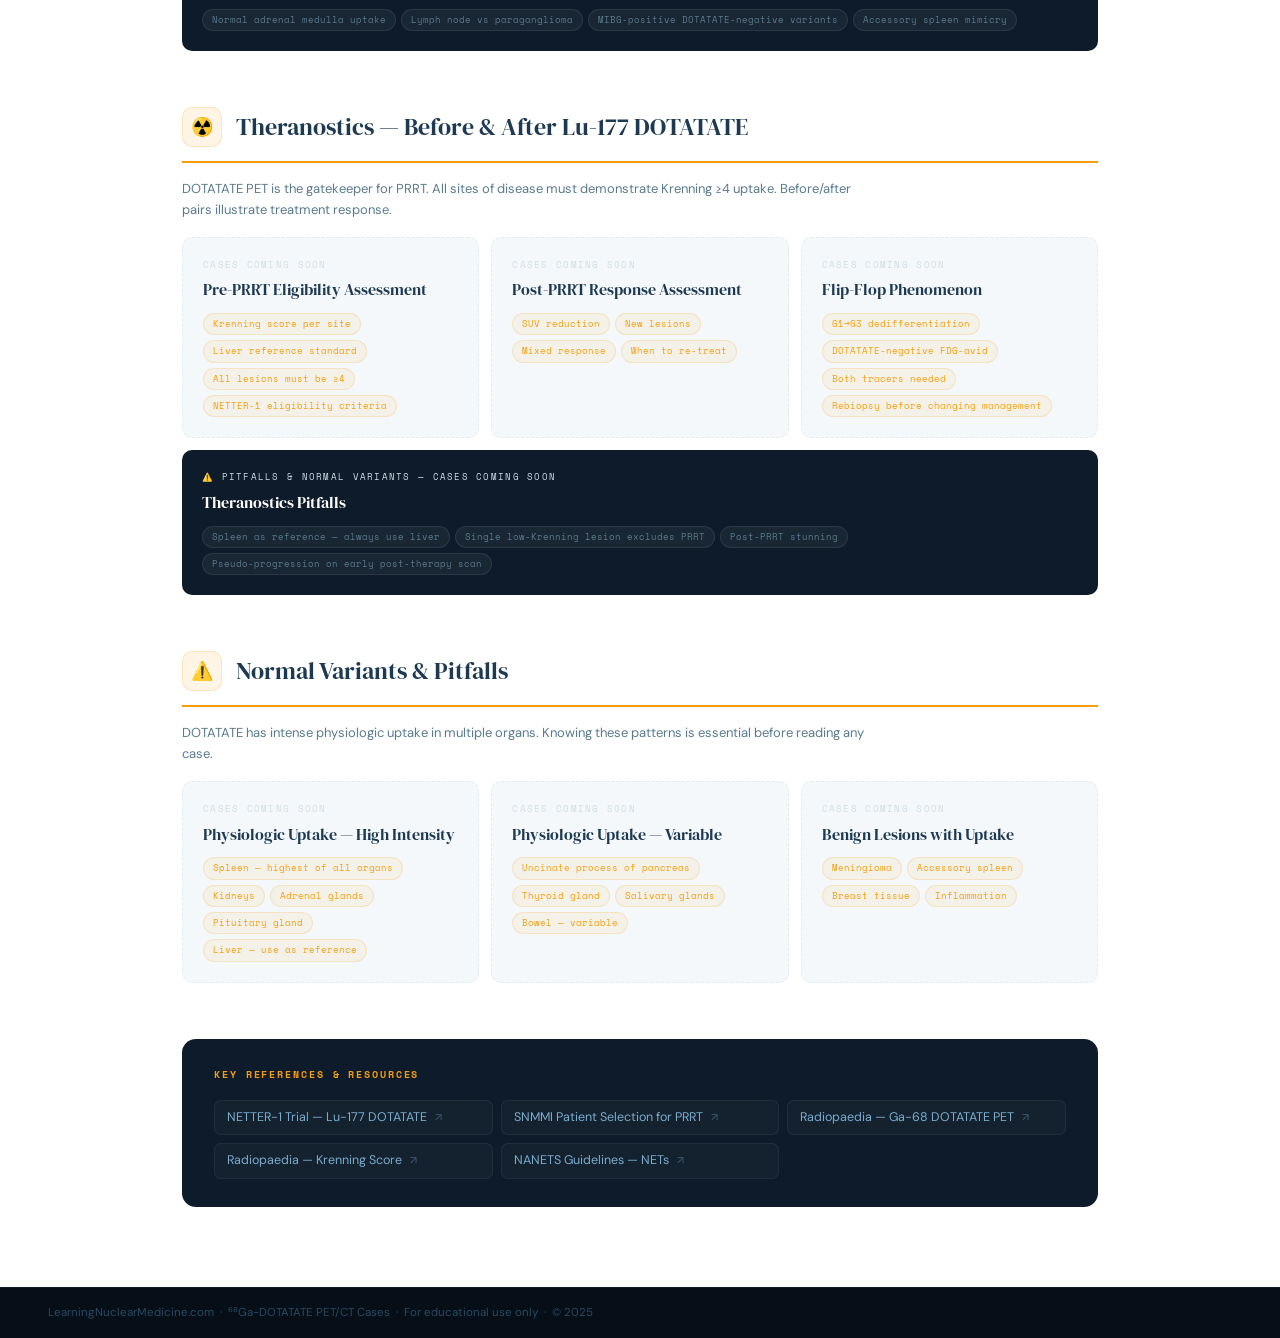
<file: molecular/cases/dotatate.html>
<!DOCTYPE html>
<html lang="en">
<head>
<meta charset="UTF-8">
<meta name="viewport" content="width=device-width, initial-scale=1.0">
<title>⁶⁸Ga-DOTATATE PET/CT Cases | LearningNuclearMedicine.com</title>
<link href="https://fonts.googleapis.com/css2?family=DM+Serif+Display:ital@0;1&family=DM+Sans:ital,wght@0,300;0,400;0,500;0,600;1,300&family=Space+Mono:wght@400;700&display=swap" rel="stylesheet">
<style>
*,*::before,*::after{box-sizing:border-box;margin:0;padding:0}
body{font-family:'DM Sans',sans-serif;background:#FFFFFF;color:#1E3A52;font-size:15px;line-height:1.6}
.nav{background:#0D1B2A;padding:0 32px;display:flex;align-items:center;height:56px;position:sticky;top:0;z-index:200;box-shadow:0 2px 12px rgba(0,0,0,0.35)}
.nav-back{font-family:'Space Mono',monospace;font-size:10px;letter-spacing:0.1em;color:#3D6178;text-decoration:none;margin-right:20px;padding:6px 10px;border-radius:6px;transition:color 0.15s;white-space:nowrap}
.nav-divider{width:1px;height:20px;background:rgba(255,255,255,0.08);margin-right:20px}
.nav-logo{font-family:'DM Serif Display',serif;font-size:15px;color:#FFFFFF;text-decoration:none;margin-right:28px;white-space:nowrap}
.nav-logo span{color:#00B4D8}
.nav-links{display:flex;list-style:none;gap:2px}
.nav-links a{display:block;padding:8px 13px;font-size:12.5px;font-weight:500;color:#8BBFD4;text-decoration:none;border-radius:6px;white-space:nowrap;transition:background 0.15s,color 0.15s}
.nav-links a:hover{background:rgba(255,255,255,0.08);color:#FFFFFF}
.hero{background:#0D1B2A;padding:48px 56px 40px;position:relative;overflow:hidden}
.hero::before{content:'';position:absolute;right:-80px;top:-80px;width:400px;height:400px;border-radius:50%;pointer-events:none}
.hero-eyebrow{font-family:'Space Mono',monospace;font-size:10px;letter-spacing:0.2em;text-transform:uppercase;margin-bottom:10px}
.hero h1{font-family:'DM Serif Display',serif;font-size:2.2rem;color:#FFFFFF;font-weight:400;margin-bottom:10px}
.hero-sub{font-size:14px;max-width:600px;line-height:1.65;margin-bottom:24px}
.hero-tags{display:flex;flex-wrap:wrap;gap:8px}
.hero-tag{font-family:'Space Mono',monospace;font-size:9px;letter-spacing:0.1em;padding:4px 12px;border-radius:100px}
.jump-nav{background:#F4F8FB;border-bottom:1px solid #E2ECF2;padding:0 56px;display:flex;gap:0;overflow-x:auto;position:sticky;top:56px;z-index:100}
.jump-nav a{display:block;padding:14px 18px;font-size:12.5px;font-weight:500;color:#5A7A8E;text-decoration:none;white-space:nowrap;border-bottom:2px solid transparent;transition:color 0.15s,border-color 0.15s}
.body-wrap{max-width:980px;margin:0 auto;padding:52px 32px 80px}
.disease-section{margin-bottom:56px}
.disease-header{display:flex;align-items:center;gap:14px;margin-bottom:16px;padding-bottom:14px}
.disease-icon{width:40px;height:40px;border-radius:10px;display:flex;align-items:center;justify-content:center;font-size:18px;flex-shrink:0}
.disease-title{font-family:'DM Serif Display',serif;font-size:1.5rem;color:#1E3A52;font-weight:400}
.disease-desc{font-size:13px;color:#5A7A8E;line-height:1.6;margin-bottom:16px;max-width:700px}
.sub-sections{display:grid;grid-template-columns:repeat(auto-fill,minmax(280px,1fr));gap:12px}
.sub-card{background:#F4F8FB;border:1.5px dashed #E2ECF2;border-radius:10px;padding:20px}
.sub-label{font-family:'Space Mono',monospace;font-size:8.5px;letter-spacing:0.15em;text-transform:uppercase;color:#D1DDE6;margin-bottom:6px}
.sub-title{font-family:'DM Serif Display',serif;font-size:1rem;color:#1E3A52;margin-bottom:10px}
.topic-chips{display:flex;flex-wrap:wrap;gap:5px}
.chip{font-family:'Space Mono',monospace;font-size:9px;padding:3px 9px;border-radius:100px}
.pitfall-card{background:#0D1B2A;border-radius:10px;padding:20px;margin-top:12px}
.pitfall-label{font-family:'Space Mono',monospace;font-size:8.5px;letter-spacing:0.15em;text-transform:uppercase;color:#D1DDE6;margin-bottom:6px}
.pitfall-title{font-family:'DM Serif Display',serif;font-size:1rem;color:#FFFFFF;margin-bottom:10px}
.pitfall-chips{display:flex;flex-wrap:wrap;gap:5px}
.pitfall-chip{font-family:'Space Mono',monospace;font-size:9px;padding:3px 9px;border-radius:100px;background:rgba(255,255,255,0.05);color:#5A7A8E;border:1px solid rgba(255,255,255,0.08)}
.resource-bank{background:#0D1B2A;border-radius:14px;padding:28px 32px;margin-top:48px}
.resource-bank h3{font-family:'Space Mono',monospace;font-size:9.5px;letter-spacing:0.2em;text-transform:uppercase;margin-bottom:18px}
.resource-grid{display:grid;grid-template-columns:repeat(auto-fill,minmax(240px,1fr));gap:8px}
.resource-link{display:flex;align-items:center;gap:8px;font-size:12.5px;text-decoration:none;padding:8px 12px;border-radius:7px;background:rgba(255,255,255,0.03);border:1px solid rgba(255,255,255,0.05);transition:background 0.15s,color 0.15s;line-height:1.4}
.resource-link span{opacity:0.4;font-size:11px}
.footer{background:#060e17;padding:16px 48px;font-size:11.5px;color:#2A4A62;border-top:1px solid #0d1b2a}
@media (max-width:700px){.hero{padding:36px 20px 32px}.jump-nav{padding:0 16px}.body-wrap{padding:36px 16px 60px}.nav-links{display:none}.sub-sections{grid-template-columns:1fr}}

    .nav-back:hover{color:#F59E0B}
    .nav-links a.active{color:#F59E0B;background:rgba(245,158,11,0.1)}
    .hero::before{background:radial-gradient(circle,rgba(245,158,11,0.08) 0%,transparent 70%)}
    .hero-eyebrow{color:#F59E0B}
    .hero-tag{background:rgba(245,158,11,0.1);border:1px solid rgba(245,158,11,0.2);color:#F59E0B}
    .jump-nav a:hover,.jump-nav a.active{color:#F59E0B;border-color:#F59E0B}
    .disease-header{border-bottom:2px solid #F59E0B}
    .disease-icon{background:rgba(245,158,11,0.1);border:1px solid rgba(245,158,11,0.2)}
    .hero-sub{color:rgba(245,158,11,0.75)}
    .acc-chip{background:rgba(245,158,11,0.07);color:#F59E0B;border:1px solid rgba(245,158,11,0.18)}
    .acc-resource{color:#7AABCC}.acc-resource:hover{background:rgba(245,158,11,0.1);color:#F59E0B}
    .resource-bank h3{color:#F59E0B}
    </style>
</head>
<body>
<nav class="nav">
  <a href="../index.html" class="nav-back">← Cases</a>
  <div class="nav-divider"></div>
  <a href="../../index.html" class="nav-logo">Learning<span>Nuclear</span>Medicine</a>
  <ul class="nav-links"><li><a href="fdg.html">FDG</a></li><li><a href="dotatate.html" class="active">DOTATATE</a></li><li><a href="psma.html">PSMA</a></li><li><a href="brain.html">Brain PET</a></li></ul>
</nav>
<div class="hero">
  <div class="hero-eyebrow">Tracer — DOTATATE PET/CT</div>
  <h1>⁶⁸Ga-DOTATATE PET/CT Cases</h1>
  <p class="hero-sub">Somatostatin receptor imaging for neuroendocrine tumors, paraganglioma, and theranostic eligibility. The gatekeeper scan for PRRT.</p>
  <div class="hero-tags"><span class="hero-tag">Krenning Score</span><span class="hero-tag">PRRT Eligibility</span><span class="hero-tag">Neuroendocrine Tumors</span><span class="hero-tag">Paraganglioma</span><span class="hero-tag">Theranostics</span><span class="hero-tag">Flip-Flop Phenomenon</span></div>
</div>
<div class="jump-nav"><a href="#net">Neuroendocrine Tumors</a><a href="#paraganglioma">Paraganglioma & Pheo</a><a href="#theranostics">Theranostics</a><a href="#variants">Normal Variants</a></div>
<div class="body-wrap">

  <div class="disease-section" id="net">
    <div class="disease-header">
      <div class="disease-icon">🟡</div>
      <div class="disease-title">Neuroendocrine Tumors</div>
    </div>
    <p class='disease-desc'>Well-differentiated NETs overexpress somatostatin receptors 2 and 5, making DOTATATE PET highly sensitive. Krenning scoring at each lesion site determines PRRT eligibility.</p>
    <div class="sub-sections"><div class="sub-card">
      <div class="sub-label">Cases Coming Soon</div>
      <div class="sub-title">Ileal NET — Staging & PRRT Eligibility</div>
      <div class="topic-chips"><span class="chip acc-chip">Carcinoid syndrome</span><span class="chip acc-chip">Mesenteric desmoplastic reaction</span><span class="chip acc-chip">Hepatic metastases</span><span class="chip acc-chip">Krenning scoring</span><span class="chip acc-chip">PRRT eligibility</span></div>
    </div><div class="sub-card">
      <div class="sub-label">Cases Coming Soon</div>
      <div class="sub-title">Pancreatic NET</div>
      <div class="topic-chips"><span class="chip acc-chip">Insulinoma — often DOTATATE-negative</span><span class="chip acc-chip">Non-functioning pNET</span><span class="chip acc-chip">Uncinate vs pathologic mass</span><span class="chip acc-chip">Surgical planning</span></div>
    </div><div class="sub-card">
      <div class="sub-label">Cases Coming Soon</div>
      <div class="sub-title">Pulmonary & Other NETs</div>
      <div class="topic-chips"><span class="chip acc-chip">Typical vs atypical carcinoid</span><span class="chip acc-chip">Bronchial carcinoid</span><span class="chip acc-chip">Thymic NET</span><span class="chip acc-chip">Unknown primary NET</span></div>
    </div><div class="sub-card">
      <div class="sub-label">Cases Coming Soon</div>
      <div class="sub-title">Grade & DOTATATE Avidity</div>
      <div class="topic-chips"><span class="chip acc-chip">G1 — highest avidity</span><span class="chip acc-chip">G2 — variable</span><span class="chip acc-chip">G3 — often negative</span><span class="chip acc-chip">Ki-67 correlation</span></div>
    </div></div>
    <div class="pitfall-card">
      <div class="pitfall-label">⚠️ Pitfalls &amp; Normal Variants — Cases Coming Soon</div>
      <div class="pitfall-title">NET Pitfalls</div>
      <div class="pitfall-chips"><span class="pitfall-chip">Uncinate process — intense physiologic uptake</span><span class="pitfall-chip">Pituitary gland — always intense</span><span class="pitfall-chip">Adrenal glands</span><span class="pitfall-chip">Accessory spleen</span><span class="pitfall-chip">Spleen as reference — NEVER use</span></div>
    </div>
  </div>
  <div class="disease-section" id="paraganglioma">
    <div class="disease-header">
      <div class="disease-icon">⚡</div>
      <div class="disease-title">Paraganglioma & Pheochromocytoma</div>
    </div>
    <p class='disease-desc'>DOTATATE PET is highly sensitive for SDHB/SDHD-related paragangliomas and head & neck paragangliomas. Superior to MIBG for many subtypes.</p>
    <div class="sub-sections"><div class="sub-card">
      <div class="sub-label">Cases Coming Soon</div>
      <div class="sub-title">Head & Neck Paraganglioma</div>
      <div class="topic-chips"><span class="chip acc-chip">Carotid body tumor</span><span class="chip acc-chip">Jugulotympanic</span><span class="chip acc-chip">Vagal paraganglioma</span><span class="chip acc-chip">Bilateral disease</span><span class="chip acc-chip">SDH mutations</span></div>
    </div><div class="sub-card">
      <div class="sub-label">Cases Coming Soon</div>
      <div class="sub-title">Adrenal Pheochromocytoma</div>
      <div class="topic-chips"><span class="chip acc-chip">Unilateral vs bilateral</span><span class="chip acc-chip">MEN2A association</span><span class="chip acc-chip">VHL-related</span><span class="chip acc-chip">DOTATATE vs MIBG comparison</span></div>
    </div><div class="sub-card">
      <div class="sub-label">Cases Coming Soon</div>
      <div class="sub-title">Extra-Adrenal & Metastatic</div>
      <div class="topic-chips"><span class="chip acc-chip">Retroperitoneal paraganglioma</span><span class="chip acc-chip">Organ of Zuckerkandl</span><span class="chip acc-chip">Metastatic disease</span><span class="chip acc-chip">Theranostic planning</span></div>
    </div></div>
    <div class="pitfall-card">
      <div class="pitfall-label">⚠️ Pitfalls &amp; Normal Variants — Cases Coming Soon</div>
      <div class="pitfall-title">Paraganglioma Pitfalls</div>
      <div class="pitfall-chips"><span class="pitfall-chip">Normal adrenal medulla uptake</span><span class="pitfall-chip">Lymph node vs paraganglioma</span><span class="pitfall-chip">MIBG-positive DOTATATE-negative variants</span><span class="pitfall-chip">Accessory spleen mimicry</span></div>
    </div>
  </div>
  <div class="disease-section" id="theranostics">
    <div class="disease-header">
      <div class="disease-icon">☢️</div>
      <div class="disease-title">Theranostics — Before & After Lu-177 DOTATATE</div>
    </div>
    <p class='disease-desc'>DOTATATE PET is the gatekeeper for PRRT. All sites of disease must demonstrate Krenning ≥4 uptake. Before/after pairs illustrate treatment response.</p>
    <div class="sub-sections"><div class="sub-card">
      <div class="sub-label">Cases Coming Soon</div>
      <div class="sub-title">Pre-PRRT Eligibility Assessment</div>
      <div class="topic-chips"><span class="chip acc-chip">Krenning score per site</span><span class="chip acc-chip">Liver reference standard</span><span class="chip acc-chip">All lesions must be ≥4</span><span class="chip acc-chip">NETTER-1 eligibility criteria</span></div>
    </div><div class="sub-card">
      <div class="sub-label">Cases Coming Soon</div>
      <div class="sub-title">Post-PRRT Response Assessment</div>
      <div class="topic-chips"><span class="chip acc-chip">SUV reduction</span><span class="chip acc-chip">New lesions</span><span class="chip acc-chip">Mixed response</span><span class="chip acc-chip">When to re-treat</span></div>
    </div><div class="sub-card">
      <div class="sub-label">Cases Coming Soon</div>
      <div class="sub-title">Flip-Flop Phenomenon</div>
      <div class="topic-chips"><span class="chip acc-chip">G1→G3 dedifferentiation</span><span class="chip acc-chip">DOTATATE-negative FDG-avid</span><span class="chip acc-chip">Both tracers needed</span><span class="chip acc-chip">Rebiopsy before changing management</span></div>
    </div></div>
    <div class="pitfall-card">
      <div class="pitfall-label">⚠️ Pitfalls &amp; Normal Variants — Cases Coming Soon</div>
      <div class="pitfall-title">Theranostics Pitfalls</div>
      <div class="pitfall-chips"><span class="pitfall-chip">Spleen as reference — always use liver</span><span class="pitfall-chip">Single low-Krenning lesion excludes PRRT</span><span class="pitfall-chip">Post-PRRT stunning</span><span class="pitfall-chip">Pseudo-progression on early post-therapy scan</span></div>
    </div>
  </div>
  <div class="disease-section" id="variants">
    <div class="disease-header">
      <div class="disease-icon">⚠️</div>
      <div class="disease-title">Normal Variants & Pitfalls</div>
    </div>
    <p class='disease-desc'>DOTATATE has intense physiologic uptake in multiple organs. Knowing these patterns is essential before reading any case.</p>
    <div class="sub-sections"><div class="sub-card">
      <div class="sub-label">Cases Coming Soon</div>
      <div class="sub-title">Physiologic Uptake — High Intensity</div>
      <div class="topic-chips"><span class="chip acc-chip">Spleen — highest of all organs</span><span class="chip acc-chip">Kidneys</span><span class="chip acc-chip">Adrenal glands</span><span class="chip acc-chip">Pituitary gland</span><span class="chip acc-chip">Liver — use as reference</span></div>
    </div><div class="sub-card">
      <div class="sub-label">Cases Coming Soon</div>
      <div class="sub-title">Physiologic Uptake — Variable</div>
      <div class="topic-chips"><span class="chip acc-chip">Uncinate process of pancreas</span><span class="chip acc-chip">Thyroid gland</span><span class="chip acc-chip">Salivary glands</span><span class="chip acc-chip">Bowel — variable</span></div>
    </div><div class="sub-card">
      <div class="sub-label">Cases Coming Soon</div>
      <div class="sub-title">Benign Lesions with Uptake</div>
      <div class="topic-chips"><span class="chip acc-chip">Meningioma</span><span class="chip acc-chip">Accessory spleen</span><span class="chip acc-chip">Breast tissue</span><span class="chip acc-chip">Inflammation</span></div>
    </div></div>
    
  </div>
  <div class="resource-bank">
    <h3>Key References &amp; Resources</h3>
    <div class="resource-grid"><a href="https://www.nejm.org/doi/full/10.1056/NEJMoa1607427" target="_blank" class="resource-link acc-resource">NETTER-1 Trial — Lu-177 DOTATATE <span>↗</span></a><a href="https://jnm.snmjournals.org/content/61/2/222" target="_blank" class="resource-link acc-resource">SNMMI Patient Selection for PRRT <span>↗</span></a><a href="https://radiopaedia.org/articles/gallium-68-dotatate-pet-scan" target="_blank" class="resource-link acc-resource">Radiopaedia — Ga-68 DOTATATE PET <span>↗</span></a><a href="https://radiopaedia.org/articles/krenning-score" target="_blank" class="resource-link acc-resource">Radiopaedia — Krenning Score <span>↗</span></a><a href="https://www.nanets.net/guidelines" target="_blank" class="resource-link acc-resource">NANETS Guidelines — NETs <span>↗</span></a></div>
  </div>
</div>
<div class="footer">LearningNuclearMedicine.com &nbsp;·&nbsp; ⁶⁸Ga-DOTATATE PET/CT Cases &nbsp;·&nbsp; For educational use only &nbsp;·&nbsp; © 2025</div>
<script>
const sections=document.querySelectorAll('.disease-section');
const jumpLinks=document.querySelectorAll('.jump-nav a');
const observer=new IntersectionObserver((entries)=>{entries.forEach(e=>{if(e.isIntersecting){jumpLinks.forEach(l=>l.classList.remove('active'));const a=document.querySelector(`.jump-nav a[href="#${e.target.id}"]`);if(a)a.classList.add('active')}})},{threshold:0.2});
sections.forEach(s=>observer.observe(s));
</script>
</body>
</html>
</file>
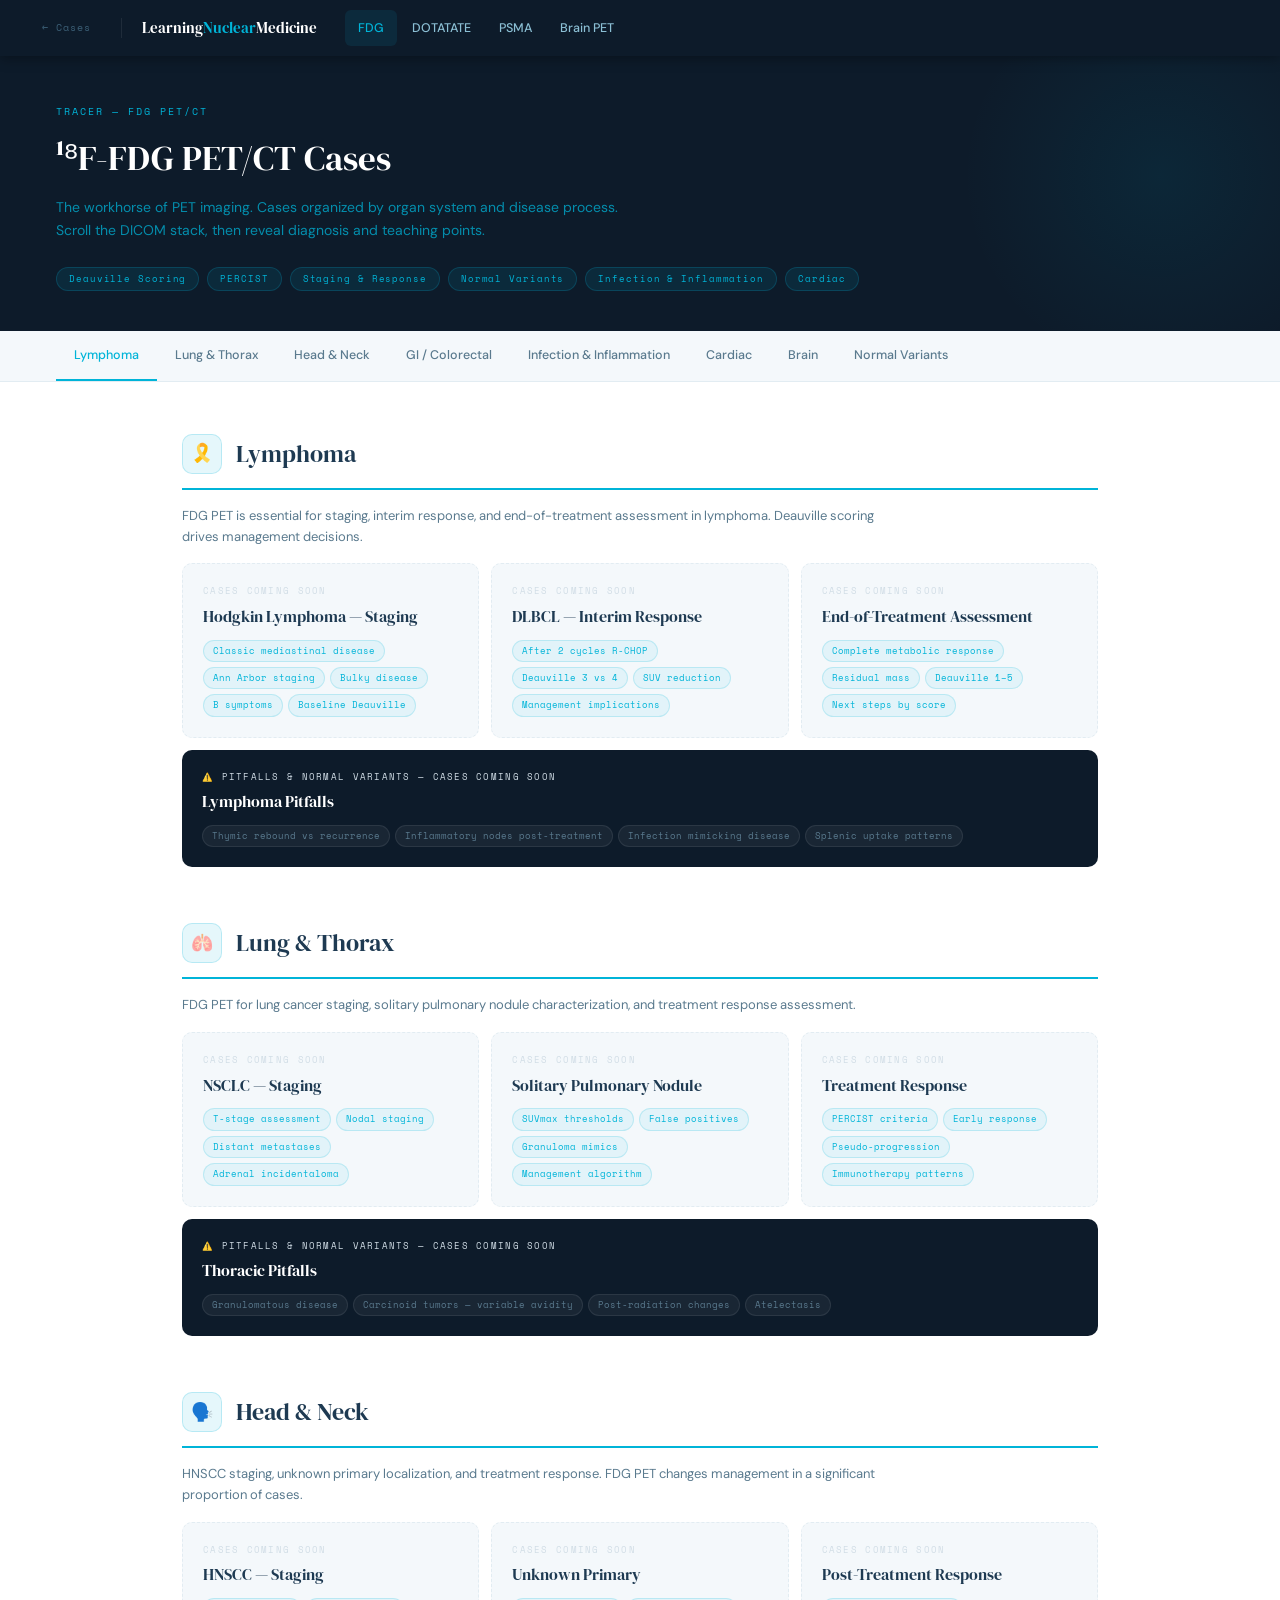
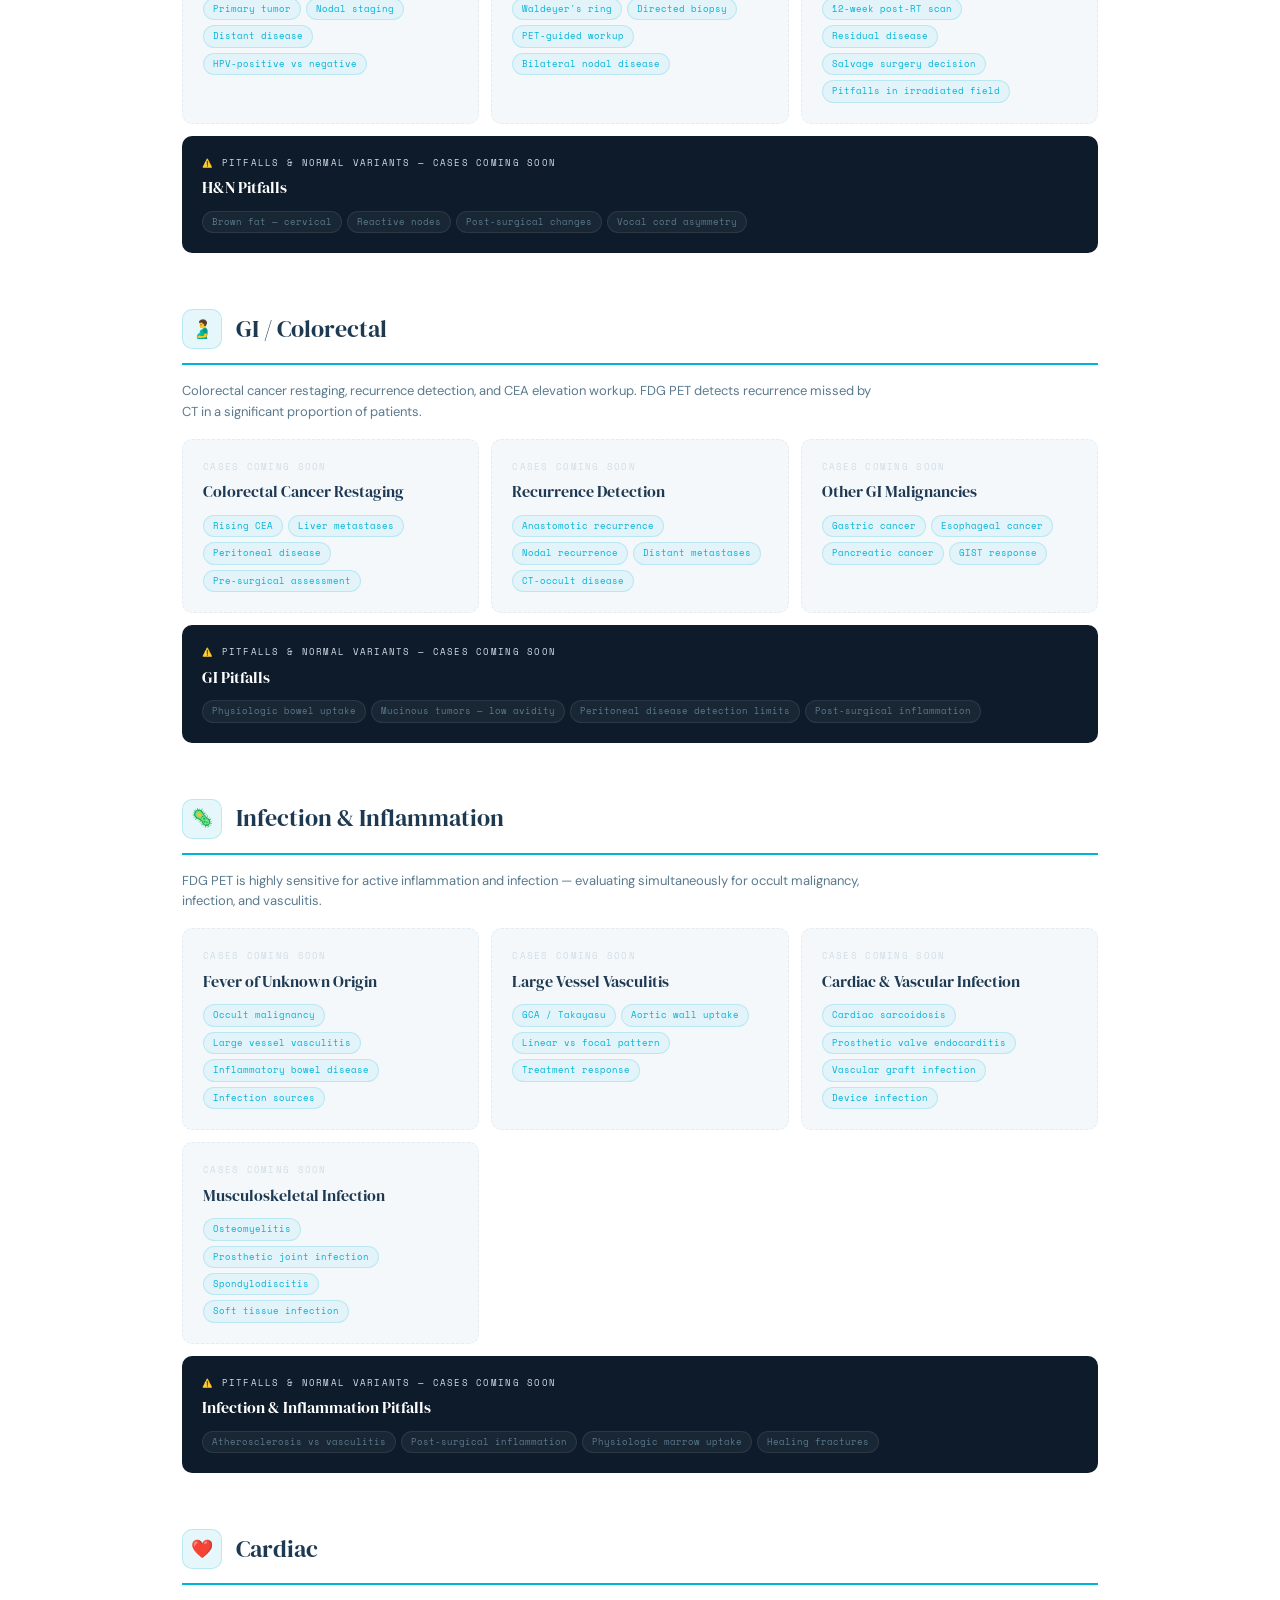
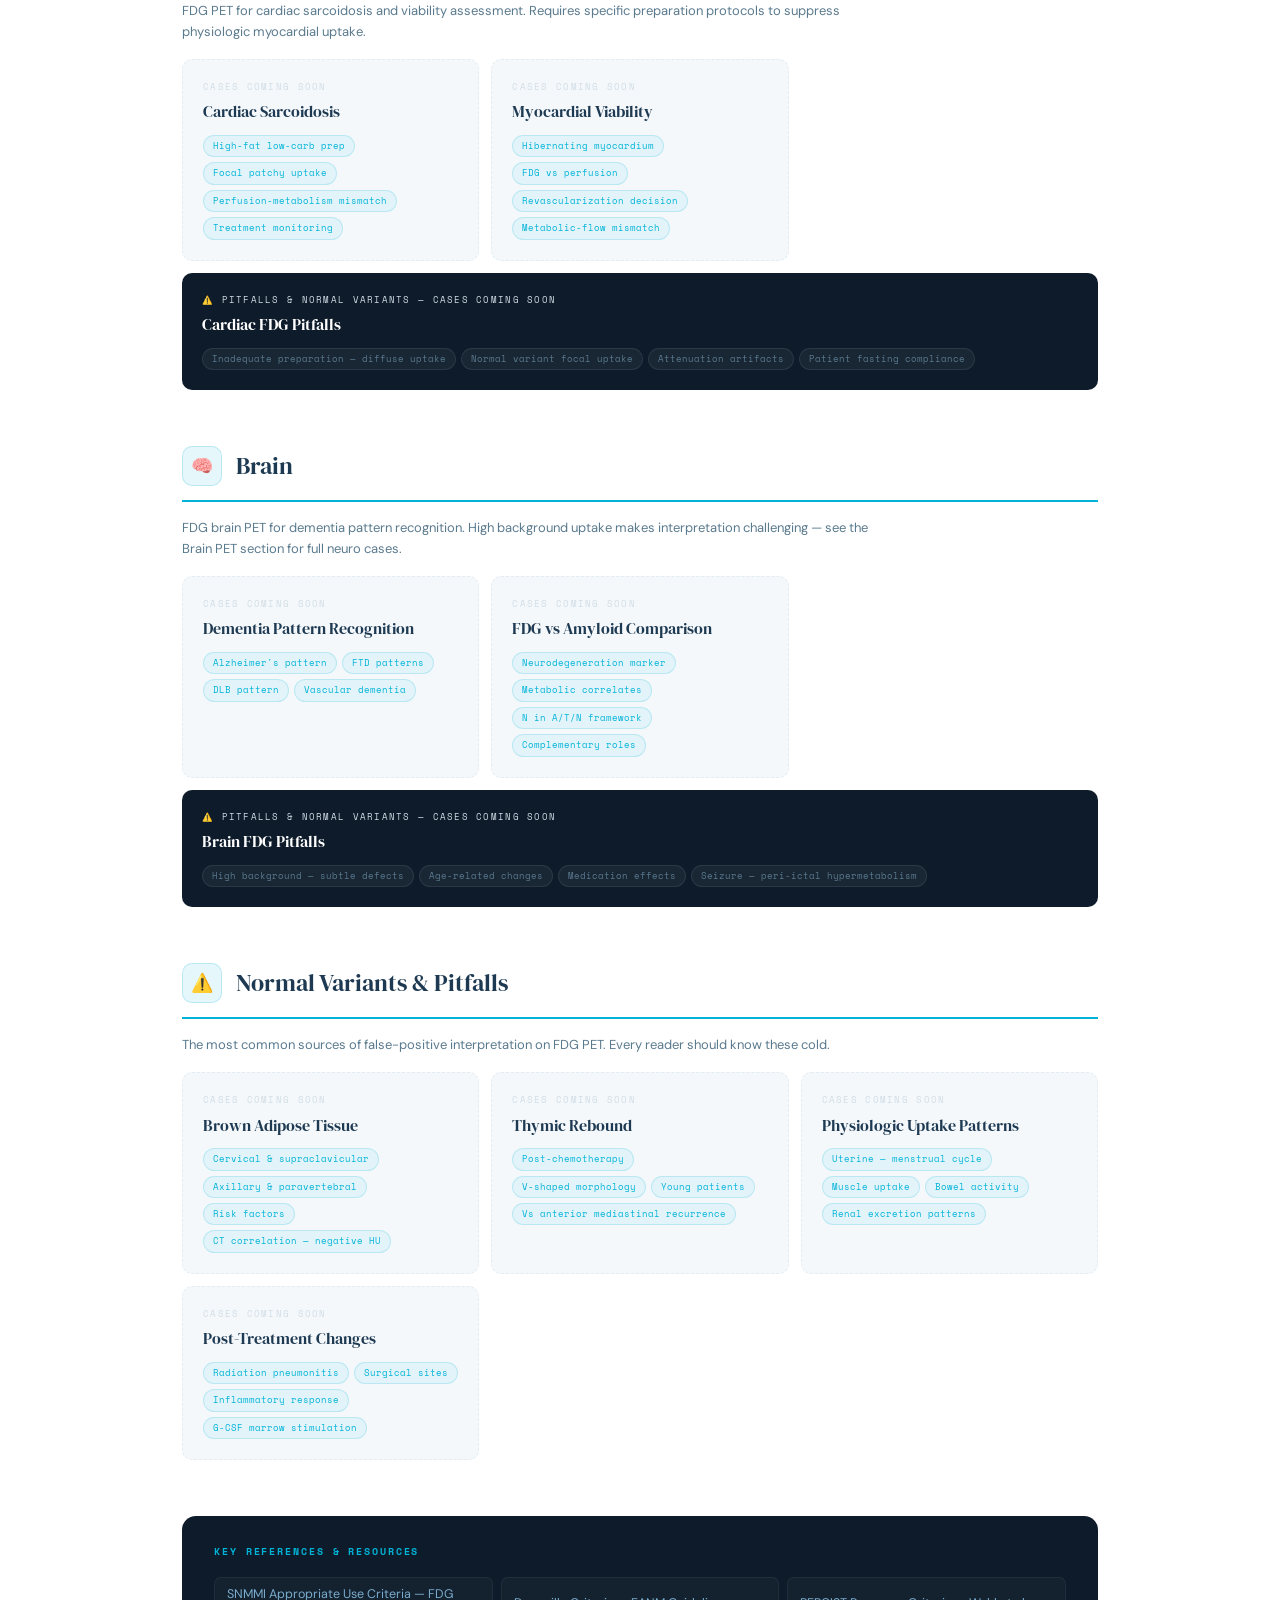
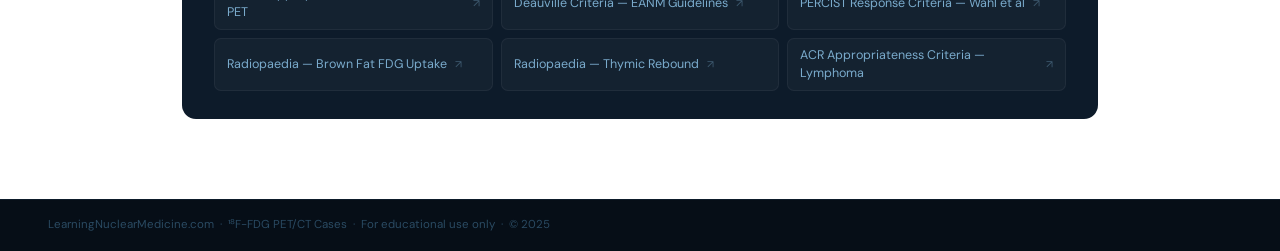
<file: molecular/cases/fdg.html>
<!DOCTYPE html>
<html lang="en">
<head>
<meta charset="UTF-8">
<meta name="viewport" content="width=device-width, initial-scale=1.0">
<title>¹⁸F-FDG PET/CT Cases | LearningNuclearMedicine.com</title>
<link href="https://fonts.googleapis.com/css2?family=DM+Serif+Display:ital@0;1&family=DM+Sans:ital,wght@0,300;0,400;0,500;0,600;1,300&family=Space+Mono:wght@400;700&display=swap" rel="stylesheet">
<style>
*,*::before,*::after{box-sizing:border-box;margin:0;padding:0}
body{font-family:'DM Sans',sans-serif;background:#FFFFFF;color:#1E3A52;font-size:15px;line-height:1.6}
.nav{background:#0D1B2A;padding:0 32px;display:flex;align-items:center;height:56px;position:sticky;top:0;z-index:200;box-shadow:0 2px 12px rgba(0,0,0,0.35)}
.nav-back{font-family:'Space Mono',monospace;font-size:10px;letter-spacing:0.1em;color:#3D6178;text-decoration:none;margin-right:20px;padding:6px 10px;border-radius:6px;transition:color 0.15s;white-space:nowrap}
.nav-divider{width:1px;height:20px;background:rgba(255,255,255,0.08);margin-right:20px}
.nav-logo{font-family:'DM Serif Display',serif;font-size:15px;color:#FFFFFF;text-decoration:none;margin-right:28px;white-space:nowrap}
.nav-logo span{color:#00B4D8}
.nav-links{display:flex;list-style:none;gap:2px}
.nav-links a{display:block;padding:8px 13px;font-size:12.5px;font-weight:500;color:#8BBFD4;text-decoration:none;border-radius:6px;white-space:nowrap;transition:background 0.15s,color 0.15s}
.nav-links a:hover{background:rgba(255,255,255,0.08);color:#FFFFFF}
.hero{background:#0D1B2A;padding:48px 56px 40px;position:relative;overflow:hidden}
.hero::before{content:'';position:absolute;right:-80px;top:-80px;width:400px;height:400px;border-radius:50%;pointer-events:none}
.hero-eyebrow{font-family:'Space Mono',monospace;font-size:10px;letter-spacing:0.2em;text-transform:uppercase;margin-bottom:10px}
.hero h1{font-family:'DM Serif Display',serif;font-size:2.2rem;color:#FFFFFF;font-weight:400;margin-bottom:10px}
.hero-sub{font-size:14px;max-width:600px;line-height:1.65;margin-bottom:24px}
.hero-tags{display:flex;flex-wrap:wrap;gap:8px}
.hero-tag{font-family:'Space Mono',monospace;font-size:9px;letter-spacing:0.1em;padding:4px 12px;border-radius:100px}
.jump-nav{background:#F4F8FB;border-bottom:1px solid #E2ECF2;padding:0 56px;display:flex;gap:0;overflow-x:auto;position:sticky;top:56px;z-index:100}
.jump-nav a{display:block;padding:14px 18px;font-size:12.5px;font-weight:500;color:#5A7A8E;text-decoration:none;white-space:nowrap;border-bottom:2px solid transparent;transition:color 0.15s,border-color 0.15s}
.body-wrap{max-width:980px;margin:0 auto;padding:52px 32px 80px}
.disease-section{margin-bottom:56px}
.disease-header{display:flex;align-items:center;gap:14px;margin-bottom:16px;padding-bottom:14px}
.disease-icon{width:40px;height:40px;border-radius:10px;display:flex;align-items:center;justify-content:center;font-size:18px;flex-shrink:0}
.disease-title{font-family:'DM Serif Display',serif;font-size:1.5rem;color:#1E3A52;font-weight:400}
.disease-desc{font-size:13px;color:#5A7A8E;line-height:1.6;margin-bottom:16px;max-width:700px}
.sub-sections{display:grid;grid-template-columns:repeat(auto-fill,minmax(280px,1fr));gap:12px}
.sub-card{background:#F4F8FB;border:1.5px dashed #E2ECF2;border-radius:10px;padding:20px}
.sub-label{font-family:'Space Mono',monospace;font-size:8.5px;letter-spacing:0.15em;text-transform:uppercase;color:#D1DDE6;margin-bottom:6px}
.sub-title{font-family:'DM Serif Display',serif;font-size:1rem;color:#1E3A52;margin-bottom:10px}
.topic-chips{display:flex;flex-wrap:wrap;gap:5px}
.chip{font-family:'Space Mono',monospace;font-size:9px;padding:3px 9px;border-radius:100px}
.pitfall-card{background:#0D1B2A;border-radius:10px;padding:20px;margin-top:12px}
.pitfall-label{font-family:'Space Mono',monospace;font-size:8.5px;letter-spacing:0.15em;text-transform:uppercase;color:#D1DDE6;margin-bottom:6px}
.pitfall-title{font-family:'DM Serif Display',serif;font-size:1rem;color:#FFFFFF;margin-bottom:10px}
.pitfall-chips{display:flex;flex-wrap:wrap;gap:5px}
.pitfall-chip{font-family:'Space Mono',monospace;font-size:9px;padding:3px 9px;border-radius:100px;background:rgba(255,255,255,0.05);color:#5A7A8E;border:1px solid rgba(255,255,255,0.08)}
.resource-bank{background:#0D1B2A;border-radius:14px;padding:28px 32px;margin-top:48px}
.resource-bank h3{font-family:'Space Mono',monospace;font-size:9.5px;letter-spacing:0.2em;text-transform:uppercase;margin-bottom:18px}
.resource-grid{display:grid;grid-template-columns:repeat(auto-fill,minmax(240px,1fr));gap:8px}
.resource-link{display:flex;align-items:center;gap:8px;font-size:12.5px;text-decoration:none;padding:8px 12px;border-radius:7px;background:rgba(255,255,255,0.03);border:1px solid rgba(255,255,255,0.05);transition:background 0.15s,color 0.15s;line-height:1.4}
.resource-link span{opacity:0.4;font-size:11px}
.footer{background:#060e17;padding:16px 48px;font-size:11.5px;color:#2A4A62;border-top:1px solid #0d1b2a}
@media (max-width:700px){.hero{padding:36px 20px 32px}.jump-nav{padding:0 16px}.body-wrap{padding:36px 16px 60px}.nav-links{display:none}.sub-sections{grid-template-columns:1fr}}

    .nav-back:hover{color:#00B4D8}
    .nav-links a.active{color:#00B4D8;background:rgba(0,180,216,0.1)}
    .hero::before{background:radial-gradient(circle,rgba(0,180,216,0.08) 0%,transparent 70%)}
    .hero-eyebrow{color:#00B4D8}
    .hero-tag{background:rgba(0,180,216,0.1);border:1px solid rgba(0,180,216,0.2);color:#00B4D8}
    .jump-nav a:hover,.jump-nav a.active{color:#00B4D8;border-color:#00B4D8}
    .disease-header{border-bottom:2px solid #00B4D8}
    .disease-icon{background:rgba(0,180,216,0.1);border:1px solid rgba(0,180,216,0.2)}
    .hero-sub{color:rgba(0,180,216,0.75)}
    .acc-chip{background:rgba(0,180,216,0.07);color:#00B4D8;border:1px solid rgba(0,180,216,0.18)}
    .acc-resource{color:#7AABCC}.acc-resource:hover{background:rgba(0,180,216,0.1);color:#00B4D8}
    .resource-bank h3{color:#00B4D8}
    </style>
</head>
<body>
<nav class="nav">
  <a href="../index.html" class="nav-back">← Cases</a>
  <div class="nav-divider"></div>
  <a href="../../index.html" class="nav-logo">Learning<span>Nuclear</span>Medicine</a>
  <ul class="nav-links"><li><a href="fdg.html" class="active">FDG</a></li><li><a href="dotatate.html">DOTATATE</a></li><li><a href="psma.html">PSMA</a></li><li><a href="brain.html">Brain PET</a></li></ul>
</nav>
<div class="hero">
  <div class="hero-eyebrow">Tracer — FDG PET/CT</div>
  <h1>¹⁸F-FDG PET/CT Cases</h1>
  <p class="hero-sub">The workhorse of PET imaging. Cases organized by organ system and disease process. Scroll the DICOM stack, then reveal diagnosis and teaching points.</p>
  <div class="hero-tags"><span class="hero-tag">Deauville Scoring</span><span class="hero-tag">PERCIST</span><span class="hero-tag">Staging & Response</span><span class="hero-tag">Normal Variants</span><span class="hero-tag">Infection & Inflammation</span><span class="hero-tag">Cardiac</span></div>
</div>
<div class="jump-nav"><a href="#lymphoma">Lymphoma</a><a href="#lung">Lung & Thorax</a><a href="#head-neck">Head & Neck</a><a href="#gi">GI / Colorectal</a><a href="#infection">Infection & Inflammation</a><a href="#cardiac">Cardiac</a><a href="#brain">Brain</a><a href="#variants">Normal Variants</a></div>
<div class="body-wrap">

  <div class="disease-section" id="lymphoma">
    <div class="disease-header">
      <div class="disease-icon">🎗️</div>
      <div class="disease-title">Lymphoma</div>
    </div>
    <p class='disease-desc'>FDG PET is essential for staging, interim response, and end-of-treatment assessment in lymphoma. Deauville scoring drives management decisions.</p>
    <div class="sub-sections"><div class="sub-card">
      <div class="sub-label">Cases Coming Soon</div>
      <div class="sub-title">Hodgkin Lymphoma — Staging</div>
      <div class="topic-chips"><span class="chip acc-chip">Classic mediastinal disease</span><span class="chip acc-chip">Ann Arbor staging</span><span class="chip acc-chip">Bulky disease</span><span class="chip acc-chip">B symptoms</span><span class="chip acc-chip">Baseline Deauville</span></div>
    </div><div class="sub-card">
      <div class="sub-label">Cases Coming Soon</div>
      <div class="sub-title">DLBCL — Interim Response</div>
      <div class="topic-chips"><span class="chip acc-chip">After 2 cycles R-CHOP</span><span class="chip acc-chip">Deauville 3 vs 4</span><span class="chip acc-chip">SUV reduction</span><span class="chip acc-chip">Management implications</span></div>
    </div><div class="sub-card">
      <div class="sub-label">Cases Coming Soon</div>
      <div class="sub-title">End-of-Treatment Assessment</div>
      <div class="topic-chips"><span class="chip acc-chip">Complete metabolic response</span><span class="chip acc-chip">Residual mass</span><span class="chip acc-chip">Deauville 1–5</span><span class="chip acc-chip">Next steps by score</span></div>
    </div></div>
    <div class="pitfall-card">
      <div class="pitfall-label">⚠️ Pitfalls &amp; Normal Variants — Cases Coming Soon</div>
      <div class="pitfall-title">Lymphoma Pitfalls</div>
      <div class="pitfall-chips"><span class="pitfall-chip">Thymic rebound vs recurrence</span><span class="pitfall-chip">Inflammatory nodes post-treatment</span><span class="pitfall-chip">Infection mimicking disease</span><span class="pitfall-chip">Splenic uptake patterns</span></div>
    </div>
  </div>
  <div class="disease-section" id="lung">
    <div class="disease-header">
      <div class="disease-icon">🫁</div>
      <div class="disease-title">Lung & Thorax</div>
    </div>
    <p class='disease-desc'>FDG PET for lung cancer staging, solitary pulmonary nodule characterization, and treatment response assessment.</p>
    <div class="sub-sections"><div class="sub-card">
      <div class="sub-label">Cases Coming Soon</div>
      <div class="sub-title">NSCLC — Staging</div>
      <div class="topic-chips"><span class="chip acc-chip">T-stage assessment</span><span class="chip acc-chip">Nodal staging</span><span class="chip acc-chip">Distant metastases</span><span class="chip acc-chip">Adrenal incidentaloma</span></div>
    </div><div class="sub-card">
      <div class="sub-label">Cases Coming Soon</div>
      <div class="sub-title">Solitary Pulmonary Nodule</div>
      <div class="topic-chips"><span class="chip acc-chip">SUVmax thresholds</span><span class="chip acc-chip">False positives</span><span class="chip acc-chip">Granuloma mimics</span><span class="chip acc-chip">Management algorithm</span></div>
    </div><div class="sub-card">
      <div class="sub-label">Cases Coming Soon</div>
      <div class="sub-title">Treatment Response</div>
      <div class="topic-chips"><span class="chip acc-chip">PERCIST criteria</span><span class="chip acc-chip">Early response</span><span class="chip acc-chip">Pseudo-progression</span><span class="chip acc-chip">Immunotherapy patterns</span></div>
    </div></div>
    <div class="pitfall-card">
      <div class="pitfall-label">⚠️ Pitfalls &amp; Normal Variants — Cases Coming Soon</div>
      <div class="pitfall-title">Thoracic Pitfalls</div>
      <div class="pitfall-chips"><span class="pitfall-chip">Granulomatous disease</span><span class="pitfall-chip">Carcinoid tumors — variable avidity</span><span class="pitfall-chip">Post-radiation changes</span><span class="pitfall-chip">Atelectasis</span></div>
    </div>
  </div>
  <div class="disease-section" id="head-neck">
    <div class="disease-header">
      <div class="disease-icon">🗣️</div>
      <div class="disease-title">Head & Neck</div>
    </div>
    <p class='disease-desc'>HNSCC staging, unknown primary localization, and treatment response. FDG PET changes management in a significant proportion of cases.</p>
    <div class="sub-sections"><div class="sub-card">
      <div class="sub-label">Cases Coming Soon</div>
      <div class="sub-title">HNSCC — Staging</div>
      <div class="topic-chips"><span class="chip acc-chip">Primary tumor</span><span class="chip acc-chip">Nodal staging</span><span class="chip acc-chip">Distant disease</span><span class="chip acc-chip">HPV-positive vs negative</span></div>
    </div><div class="sub-card">
      <div class="sub-label">Cases Coming Soon</div>
      <div class="sub-title">Unknown Primary</div>
      <div class="topic-chips"><span class="chip acc-chip">Waldeyer's ring</span><span class="chip acc-chip">Directed biopsy</span><span class="chip acc-chip">PET-guided workup</span><span class="chip acc-chip">Bilateral nodal disease</span></div>
    </div><div class="sub-card">
      <div class="sub-label">Cases Coming Soon</div>
      <div class="sub-title">Post-Treatment Response</div>
      <div class="topic-chips"><span class="chip acc-chip">12-week post-RT scan</span><span class="chip acc-chip">Residual disease</span><span class="chip acc-chip">Salvage surgery decision</span><span class="chip acc-chip">Pitfalls in irradiated field</span></div>
    </div></div>
    <div class="pitfall-card">
      <div class="pitfall-label">⚠️ Pitfalls &amp; Normal Variants — Cases Coming Soon</div>
      <div class="pitfall-title">H&N Pitfalls</div>
      <div class="pitfall-chips"><span class="pitfall-chip">Brown fat — cervical</span><span class="pitfall-chip">Reactive nodes</span><span class="pitfall-chip">Post-surgical changes</span><span class="pitfall-chip">Vocal cord asymmetry</span></div>
    </div>
  </div>
  <div class="disease-section" id="gi">
    <div class="disease-header">
      <div class="disease-icon">🫃</div>
      <div class="disease-title">GI / Colorectal</div>
    </div>
    <p class='disease-desc'>Colorectal cancer restaging, recurrence detection, and CEA elevation workup. FDG PET detects recurrence missed by CT in a significant proportion of patients.</p>
    <div class="sub-sections"><div class="sub-card">
      <div class="sub-label">Cases Coming Soon</div>
      <div class="sub-title">Colorectal Cancer Restaging</div>
      <div class="topic-chips"><span class="chip acc-chip">Rising CEA</span><span class="chip acc-chip">Liver metastases</span><span class="chip acc-chip">Peritoneal disease</span><span class="chip acc-chip">Pre-surgical assessment</span></div>
    </div><div class="sub-card">
      <div class="sub-label">Cases Coming Soon</div>
      <div class="sub-title">Recurrence Detection</div>
      <div class="topic-chips"><span class="chip acc-chip">Anastomotic recurrence</span><span class="chip acc-chip">Nodal recurrence</span><span class="chip acc-chip">Distant metastases</span><span class="chip acc-chip">CT-occult disease</span></div>
    </div><div class="sub-card">
      <div class="sub-label">Cases Coming Soon</div>
      <div class="sub-title">Other GI Malignancies</div>
      <div class="topic-chips"><span class="chip acc-chip">Gastric cancer</span><span class="chip acc-chip">Esophageal cancer</span><span class="chip acc-chip">Pancreatic cancer</span><span class="chip acc-chip">GIST response</span></div>
    </div></div>
    <div class="pitfall-card">
      <div class="pitfall-label">⚠️ Pitfalls &amp; Normal Variants — Cases Coming Soon</div>
      <div class="pitfall-title">GI Pitfalls</div>
      <div class="pitfall-chips"><span class="pitfall-chip">Physiologic bowel uptake</span><span class="pitfall-chip">Mucinous tumors — low avidity</span><span class="pitfall-chip">Peritoneal disease detection limits</span><span class="pitfall-chip">Post-surgical inflammation</span></div>
    </div>
  </div>
  <div class="disease-section" id="infection">
    <div class="disease-header">
      <div class="disease-icon">🦠</div>
      <div class="disease-title">Infection & Inflammation</div>
    </div>
    <p class='disease-desc'>FDG PET is highly sensitive for active inflammation and infection — evaluating simultaneously for occult malignancy, infection, and vasculitis.</p>
    <div class="sub-sections"><div class="sub-card">
      <div class="sub-label">Cases Coming Soon</div>
      <div class="sub-title">Fever of Unknown Origin</div>
      <div class="topic-chips"><span class="chip acc-chip">Occult malignancy</span><span class="chip acc-chip">Large vessel vasculitis</span><span class="chip acc-chip">Inflammatory bowel disease</span><span class="chip acc-chip">Infection sources</span></div>
    </div><div class="sub-card">
      <div class="sub-label">Cases Coming Soon</div>
      <div class="sub-title">Large Vessel Vasculitis</div>
      <div class="topic-chips"><span class="chip acc-chip">GCA / Takayasu</span><span class="chip acc-chip">Aortic wall uptake</span><span class="chip acc-chip">Linear vs focal pattern</span><span class="chip acc-chip">Treatment response</span></div>
    </div><div class="sub-card">
      <div class="sub-label">Cases Coming Soon</div>
      <div class="sub-title">Cardiac & Vascular Infection</div>
      <div class="topic-chips"><span class="chip acc-chip">Cardiac sarcoidosis</span><span class="chip acc-chip">Prosthetic valve endocarditis</span><span class="chip acc-chip">Vascular graft infection</span><span class="chip acc-chip">Device infection</span></div>
    </div><div class="sub-card">
      <div class="sub-label">Cases Coming Soon</div>
      <div class="sub-title">Musculoskeletal Infection</div>
      <div class="topic-chips"><span class="chip acc-chip">Osteomyelitis</span><span class="chip acc-chip">Prosthetic joint infection</span><span class="chip acc-chip">Spondylodiscitis</span><span class="chip acc-chip">Soft tissue infection</span></div>
    </div></div>
    <div class="pitfall-card">
      <div class="pitfall-label">⚠️ Pitfalls &amp; Normal Variants — Cases Coming Soon</div>
      <div class="pitfall-title">Infection & Inflammation Pitfalls</div>
      <div class="pitfall-chips"><span class="pitfall-chip">Atherosclerosis vs vasculitis</span><span class="pitfall-chip">Post-surgical inflammation</span><span class="pitfall-chip">Physiologic marrow uptake</span><span class="pitfall-chip">Healing fractures</span></div>
    </div>
  </div>
  <div class="disease-section" id="cardiac">
    <div class="disease-header">
      <div class="disease-icon">❤️</div>
      <div class="disease-title">Cardiac</div>
    </div>
    <p class='disease-desc'>FDG PET for cardiac sarcoidosis and viability assessment. Requires specific preparation protocols to suppress physiologic myocardial uptake.</p>
    <div class="sub-sections"><div class="sub-card">
      <div class="sub-label">Cases Coming Soon</div>
      <div class="sub-title">Cardiac Sarcoidosis</div>
      <div class="topic-chips"><span class="chip acc-chip">High-fat low-carb prep</span><span class="chip acc-chip">Focal patchy uptake</span><span class="chip acc-chip">Perfusion-metabolism mismatch</span><span class="chip acc-chip">Treatment monitoring</span></div>
    </div><div class="sub-card">
      <div class="sub-label">Cases Coming Soon</div>
      <div class="sub-title">Myocardial Viability</div>
      <div class="topic-chips"><span class="chip acc-chip">Hibernating myocardium</span><span class="chip acc-chip">FDG vs perfusion</span><span class="chip acc-chip">Revascularization decision</span><span class="chip acc-chip">Metabolic-flow mismatch</span></div>
    </div></div>
    <div class="pitfall-card">
      <div class="pitfall-label">⚠️ Pitfalls &amp; Normal Variants — Cases Coming Soon</div>
      <div class="pitfall-title">Cardiac FDG Pitfalls</div>
      <div class="pitfall-chips"><span class="pitfall-chip">Inadequate preparation — diffuse uptake</span><span class="pitfall-chip">Normal variant focal uptake</span><span class="pitfall-chip">Attenuation artifacts</span><span class="pitfall-chip">Patient fasting compliance</span></div>
    </div>
  </div>
  <div class="disease-section" id="brain">
    <div class="disease-header">
      <div class="disease-icon">🧠</div>
      <div class="disease-title">Brain</div>
    </div>
    <p class='disease-desc'>FDG brain PET for dementia pattern recognition. High background uptake makes interpretation challenging — see the Brain PET section for full neuro cases.</p>
    <div class="sub-sections"><div class="sub-card">
      <div class="sub-label">Cases Coming Soon</div>
      <div class="sub-title">Dementia Pattern Recognition</div>
      <div class="topic-chips"><span class="chip acc-chip">Alzheimer's pattern</span><span class="chip acc-chip">FTD patterns</span><span class="chip acc-chip">DLB pattern</span><span class="chip acc-chip">Vascular dementia</span></div>
    </div><div class="sub-card">
      <div class="sub-label">Cases Coming Soon</div>
      <div class="sub-title">FDG vs Amyloid Comparison</div>
      <div class="topic-chips"><span class="chip acc-chip">Neurodegeneration marker</span><span class="chip acc-chip">Metabolic correlates</span><span class="chip acc-chip">N in A/T/N framework</span><span class="chip acc-chip">Complementary roles</span></div>
    </div></div>
    <div class="pitfall-card">
      <div class="pitfall-label">⚠️ Pitfalls &amp; Normal Variants — Cases Coming Soon</div>
      <div class="pitfall-title">Brain FDG Pitfalls</div>
      <div class="pitfall-chips"><span class="pitfall-chip">High background — subtle defects</span><span class="pitfall-chip">Age-related changes</span><span class="pitfall-chip">Medication effects</span><span class="pitfall-chip">Seizure — peri-ictal hypermetabolism</span></div>
    </div>
  </div>
  <div class="disease-section" id="variants">
    <div class="disease-header">
      <div class="disease-icon">⚠️</div>
      <div class="disease-title">Normal Variants & Pitfalls</div>
    </div>
    <p class='disease-desc'>The most common sources of false-positive interpretation on FDG PET. Every reader should know these cold.</p>
    <div class="sub-sections"><div class="sub-card">
      <div class="sub-label">Cases Coming Soon</div>
      <div class="sub-title">Brown Adipose Tissue</div>
      <div class="topic-chips"><span class="chip acc-chip">Cervical & supraclavicular</span><span class="chip acc-chip">Axillary & paravertebral</span><span class="chip acc-chip">Risk factors</span><span class="chip acc-chip">CT correlation — negative HU</span></div>
    </div><div class="sub-card">
      <div class="sub-label">Cases Coming Soon</div>
      <div class="sub-title">Thymic Rebound</div>
      <div class="topic-chips"><span class="chip acc-chip">Post-chemotherapy</span><span class="chip acc-chip">V-shaped morphology</span><span class="chip acc-chip">Young patients</span><span class="chip acc-chip">Vs anterior mediastinal recurrence</span></div>
    </div><div class="sub-card">
      <div class="sub-label">Cases Coming Soon</div>
      <div class="sub-title">Physiologic Uptake Patterns</div>
      <div class="topic-chips"><span class="chip acc-chip">Uterine — menstrual cycle</span><span class="chip acc-chip">Muscle uptake</span><span class="chip acc-chip">Bowel activity</span><span class="chip acc-chip">Renal excretion patterns</span></div>
    </div><div class="sub-card">
      <div class="sub-label">Cases Coming Soon</div>
      <div class="sub-title">Post-Treatment Changes</div>
      <div class="topic-chips"><span class="chip acc-chip">Radiation pneumonitis</span><span class="chip acc-chip">Surgical sites</span><span class="chip acc-chip">Inflammatory response</span><span class="chip acc-chip">G-CSF marrow stimulation</span></div>
    </div></div>
    
  </div>
  <div class="resource-bank">
    <h3>Key References &amp; Resources</h3>
    <div class="resource-grid"><a href="https://www.snmmi.org/ClinicalPractice/content.aspx?ItemNumber=6414" target="_blank" class="resource-link acc-resource">SNMMI Appropriate Use Criteria — FDG PET <span>↗</span></a><a href="https://link.springer.com/article/10.1007/s00259-014-2966-4" target="_blank" class="resource-link acc-resource">Deauville Criteria — EANM Guidelines <span>↗</span></a><a href="https://jnm.snmjournals.org/content/50/1/122" target="_blank" class="resource-link acc-resource">PERCIST Response Criteria — Wahl et al <span>↗</span></a><a href="https://radiopaedia.org/articles/brown-fat-fdg-uptake" target="_blank" class="resource-link acc-resource">Radiopaedia — Brown Fat FDG Uptake <span>↗</span></a><a href="https://radiopaedia.org/articles/thymic-rebound" target="_blank" class="resource-link acc-resource">Radiopaedia — Thymic Rebound <span>↗</span></a><a href="https://acsearch.acr.org/docs/69486/Narrative/" target="_blank" class="resource-link acc-resource">ACR Appropriateness Criteria — Lymphoma <span>↗</span></a></div>
  </div>
</div>
<div class="footer">LearningNuclearMedicine.com &nbsp;·&nbsp; ¹⁸F-FDG PET/CT Cases &nbsp;·&nbsp; For educational use only &nbsp;·&nbsp; © 2025</div>
<script>
const sections=document.querySelectorAll('.disease-section');
const jumpLinks=document.querySelectorAll('.jump-nav a');
const observer=new IntersectionObserver((entries)=>{entries.forEach(e=>{if(e.isIntersecting){jumpLinks.forEach(l=>l.classList.remove('active'));const a=document.querySelector(`.jump-nav a[href="#${e.target.id}"]`);if(a)a.classList.add('active')}})},{threshold:0.2});
sections.forEach(s=>observer.observe(s));
</script>
</body>
</html>
</file>
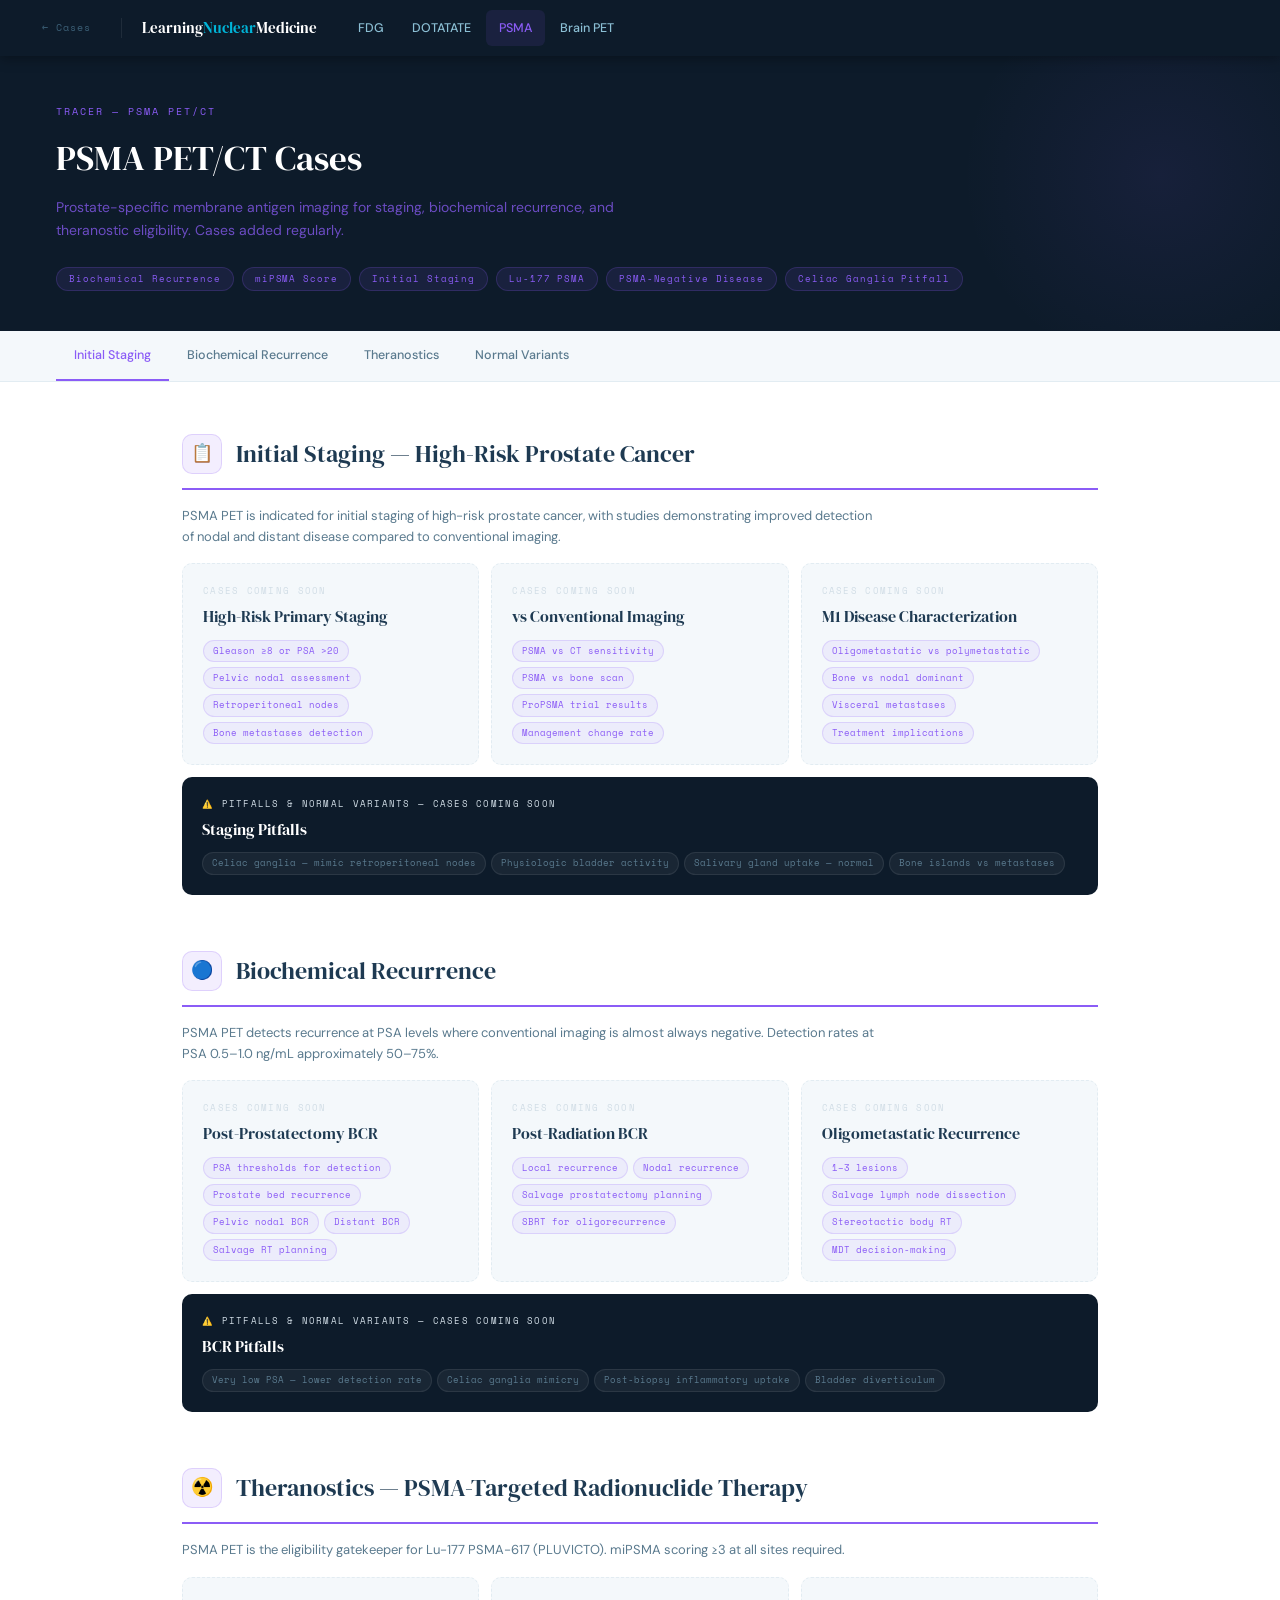
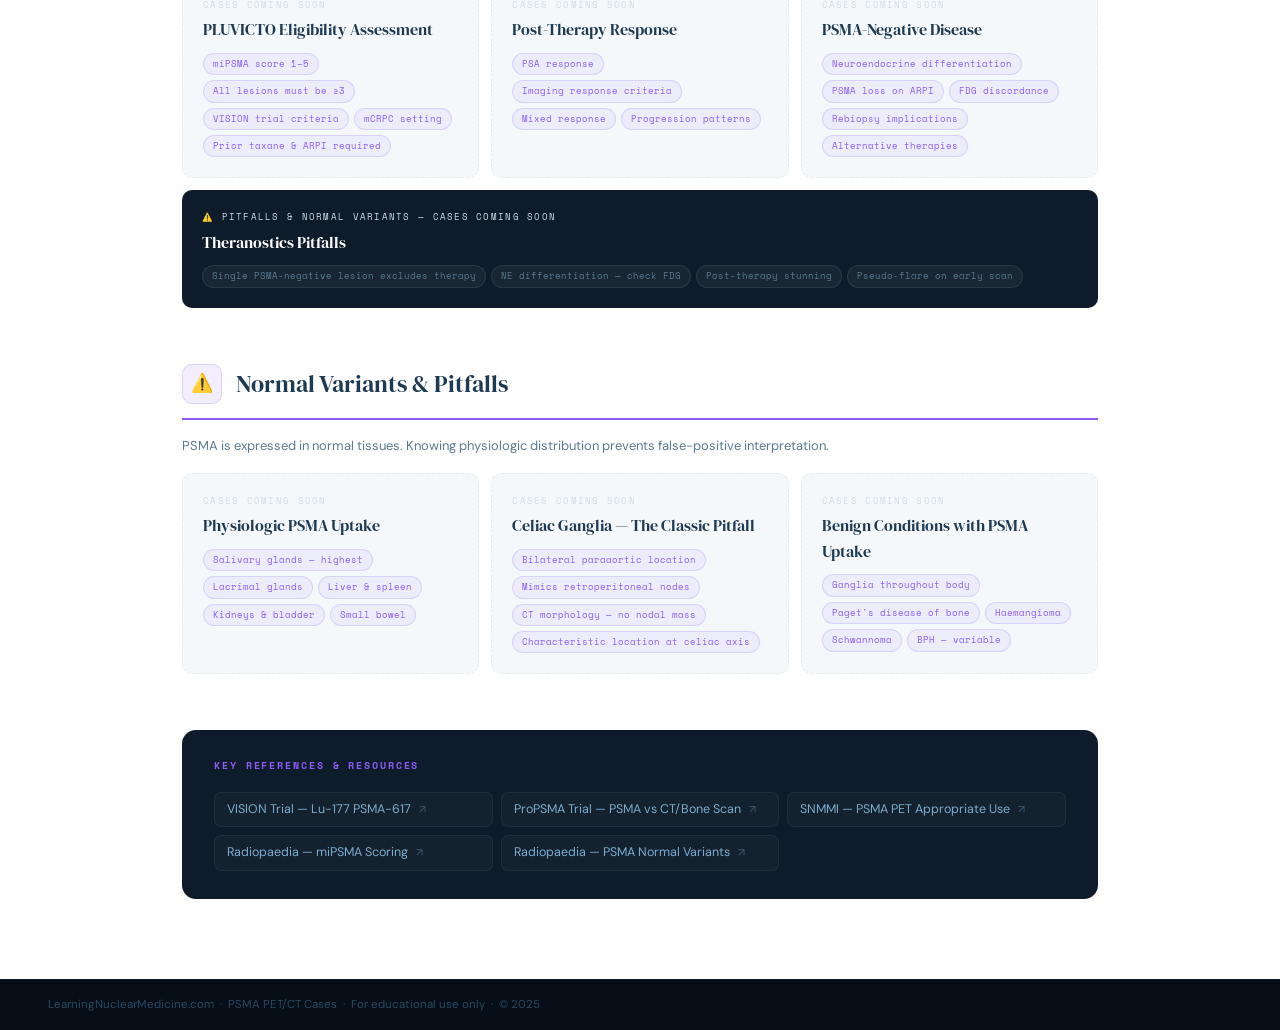
<file: molecular/cases/psma.html>
<!DOCTYPE html>
<html lang="en">
<head>
<meta charset="UTF-8">
<meta name="viewport" content="width=device-width, initial-scale=1.0">
<title>PSMA PET/CT Cases | LearningNuclearMedicine.com</title>
<link href="https://fonts.googleapis.com/css2?family=DM+Serif+Display:ital@0;1&family=DM+Sans:ital,wght@0,300;0,400;0,500;0,600;1,300&family=Space+Mono:wght@400;700&display=swap" rel="stylesheet">
<style>
*,*::before,*::after{box-sizing:border-box;margin:0;padding:0}
body{font-family:'DM Sans',sans-serif;background:#FFFFFF;color:#1E3A52;font-size:15px;line-height:1.6}
.nav{background:#0D1B2A;padding:0 32px;display:flex;align-items:center;height:56px;position:sticky;top:0;z-index:200;box-shadow:0 2px 12px rgba(0,0,0,0.35)}
.nav-back{font-family:'Space Mono',monospace;font-size:10px;letter-spacing:0.1em;color:#3D6178;text-decoration:none;margin-right:20px;padding:6px 10px;border-radius:6px;transition:color 0.15s;white-space:nowrap}
.nav-divider{width:1px;height:20px;background:rgba(255,255,255,0.08);margin-right:20px}
.nav-logo{font-family:'DM Serif Display',serif;font-size:15px;color:#FFFFFF;text-decoration:none;margin-right:28px;white-space:nowrap}
.nav-logo span{color:#00B4D8}
.nav-links{display:flex;list-style:none;gap:2px}
.nav-links a{display:block;padding:8px 13px;font-size:12.5px;font-weight:500;color:#8BBFD4;text-decoration:none;border-radius:6px;white-space:nowrap;transition:background 0.15s,color 0.15s}
.nav-links a:hover{background:rgba(255,255,255,0.08);color:#FFFFFF}
.hero{background:#0D1B2A;padding:48px 56px 40px;position:relative;overflow:hidden}
.hero::before{content:'';position:absolute;right:-80px;top:-80px;width:400px;height:400px;border-radius:50%;pointer-events:none}
.hero-eyebrow{font-family:'Space Mono',monospace;font-size:10px;letter-spacing:0.2em;text-transform:uppercase;margin-bottom:10px}
.hero h1{font-family:'DM Serif Display',serif;font-size:2.2rem;color:#FFFFFF;font-weight:400;margin-bottom:10px}
.hero-sub{font-size:14px;max-width:600px;line-height:1.65;margin-bottom:24px}
.hero-tags{display:flex;flex-wrap:wrap;gap:8px}
.hero-tag{font-family:'Space Mono',monospace;font-size:9px;letter-spacing:0.1em;padding:4px 12px;border-radius:100px}
.jump-nav{background:#F4F8FB;border-bottom:1px solid #E2ECF2;padding:0 56px;display:flex;gap:0;overflow-x:auto;position:sticky;top:56px;z-index:100}
.jump-nav a{display:block;padding:14px 18px;font-size:12.5px;font-weight:500;color:#5A7A8E;text-decoration:none;white-space:nowrap;border-bottom:2px solid transparent;transition:color 0.15s,border-color 0.15s}
.body-wrap{max-width:980px;margin:0 auto;padding:52px 32px 80px}
.disease-section{margin-bottom:56px}
.disease-header{display:flex;align-items:center;gap:14px;margin-bottom:16px;padding-bottom:14px}
.disease-icon{width:40px;height:40px;border-radius:10px;display:flex;align-items:center;justify-content:center;font-size:18px;flex-shrink:0}
.disease-title{font-family:'DM Serif Display',serif;font-size:1.5rem;color:#1E3A52;font-weight:400}
.disease-desc{font-size:13px;color:#5A7A8E;line-height:1.6;margin-bottom:16px;max-width:700px}
.sub-sections{display:grid;grid-template-columns:repeat(auto-fill,minmax(280px,1fr));gap:12px}
.sub-card{background:#F4F8FB;border:1.5px dashed #E2ECF2;border-radius:10px;padding:20px}
.sub-label{font-family:'Space Mono',monospace;font-size:8.5px;letter-spacing:0.15em;text-transform:uppercase;color:#D1DDE6;margin-bottom:6px}
.sub-title{font-family:'DM Serif Display',serif;font-size:1rem;color:#1E3A52;margin-bottom:10px}
.topic-chips{display:flex;flex-wrap:wrap;gap:5px}
.chip{font-family:'Space Mono',monospace;font-size:9px;padding:3px 9px;border-radius:100px}
.pitfall-card{background:#0D1B2A;border-radius:10px;padding:20px;margin-top:12px}
.pitfall-label{font-family:'Space Mono',monospace;font-size:8.5px;letter-spacing:0.15em;text-transform:uppercase;color:#D1DDE6;margin-bottom:6px}
.pitfall-title{font-family:'DM Serif Display',serif;font-size:1rem;color:#FFFFFF;margin-bottom:10px}
.pitfall-chips{display:flex;flex-wrap:wrap;gap:5px}
.pitfall-chip{font-family:'Space Mono',monospace;font-size:9px;padding:3px 9px;border-radius:100px;background:rgba(255,255,255,0.05);color:#5A7A8E;border:1px solid rgba(255,255,255,0.08)}
.resource-bank{background:#0D1B2A;border-radius:14px;padding:28px 32px;margin-top:48px}
.resource-bank h3{font-family:'Space Mono',monospace;font-size:9.5px;letter-spacing:0.2em;text-transform:uppercase;margin-bottom:18px}
.resource-grid{display:grid;grid-template-columns:repeat(auto-fill,minmax(240px,1fr));gap:8px}
.resource-link{display:flex;align-items:center;gap:8px;font-size:12.5px;text-decoration:none;padding:8px 12px;border-radius:7px;background:rgba(255,255,255,0.03);border:1px solid rgba(255,255,255,0.05);transition:background 0.15s,color 0.15s;line-height:1.4}
.resource-link span{opacity:0.4;font-size:11px}
.footer{background:#060e17;padding:16px 48px;font-size:11.5px;color:#2A4A62;border-top:1px solid #0d1b2a}
@media (max-width:700px){.hero{padding:36px 20px 32px}.jump-nav{padding:0 16px}.body-wrap{padding:36px 16px 60px}.nav-links{display:none}.sub-sections{grid-template-columns:1fr}}

    .nav-back:hover{color:#8B5CF6}
    .nav-links a.active{color:#8B5CF6;background:rgba(139,92,246,0.1)}
    .hero::before{background:radial-gradient(circle,rgba(139,92,246,0.08) 0%,transparent 70%)}
    .hero-eyebrow{color:#8B5CF6}
    .hero-tag{background:rgba(139,92,246,0.1);border:1px solid rgba(139,92,246,0.2);color:#8B5CF6}
    .jump-nav a:hover,.jump-nav a.active{color:#8B5CF6;border-color:#8B5CF6}
    .disease-header{border-bottom:2px solid #8B5CF6}
    .disease-icon{background:rgba(139,92,246,0.1);border:1px solid rgba(139,92,246,0.2)}
    .hero-sub{color:rgba(139,92,246,0.75)}
    .acc-chip{background:rgba(139,92,246,0.07);color:#8B5CF6;border:1px solid rgba(139,92,246,0.18)}
    .acc-resource{color:#7AABCC}.acc-resource:hover{background:rgba(139,92,246,0.1);color:#8B5CF6}
    .resource-bank h3{color:#8B5CF6}
    </style>
</head>
<body>
<nav class="nav">
  <a href="../index.html" class="nav-back">← Cases</a>
  <div class="nav-divider"></div>
  <a href="../../index.html" class="nav-logo">Learning<span>Nuclear</span>Medicine</a>
  <ul class="nav-links"><li><a href="fdg.html">FDG</a></li><li><a href="dotatate.html">DOTATATE</a></li><li><a href="psma.html" class="active">PSMA</a></li><li><a href="brain.html">Brain PET</a></li></ul>
</nav>
<div class="hero">
  <div class="hero-eyebrow">Tracer — PSMA PET/CT</div>
  <h1>PSMA PET/CT Cases</h1>
  <p class="hero-sub">Prostate-specific membrane antigen imaging for staging, biochemical recurrence, and theranostic eligibility. Cases added regularly.</p>
  <div class="hero-tags"><span class="hero-tag">Biochemical Recurrence</span><span class="hero-tag">miPSMA Score</span><span class="hero-tag">Initial Staging</span><span class="hero-tag">Lu-177 PSMA</span><span class="hero-tag">PSMA-Negative Disease</span><span class="hero-tag">Celiac Ganglia Pitfall</span></div>
</div>
<div class="jump-nav"><a href="#staging">Initial Staging</a><a href="#bcr">Biochemical Recurrence</a><a href="#theranostics">Theranostics</a><a href="#variants">Normal Variants</a></div>
<div class="body-wrap">

  <div class="disease-section" id="staging">
    <div class="disease-header">
      <div class="disease-icon">📋</div>
      <div class="disease-title">Initial Staging — High-Risk Prostate Cancer</div>
    </div>
    <p class='disease-desc'>PSMA PET is indicated for initial staging of high-risk prostate cancer, with studies demonstrating improved detection of nodal and distant disease compared to conventional imaging.</p>
    <div class="sub-sections"><div class="sub-card">
      <div class="sub-label">Cases Coming Soon</div>
      <div class="sub-title">High-Risk Primary Staging</div>
      <div class="topic-chips"><span class="chip acc-chip">Gleason ≥8 or PSA >20</span><span class="chip acc-chip">Pelvic nodal assessment</span><span class="chip acc-chip">Retroperitoneal nodes</span><span class="chip acc-chip">Bone metastases detection</span></div>
    </div><div class="sub-card">
      <div class="sub-label">Cases Coming Soon</div>
      <div class="sub-title">vs Conventional Imaging</div>
      <div class="topic-chips"><span class="chip acc-chip">PSMA vs CT sensitivity</span><span class="chip acc-chip">PSMA vs bone scan</span><span class="chip acc-chip">ProPSMA trial results</span><span class="chip acc-chip">Management change rate</span></div>
    </div><div class="sub-card">
      <div class="sub-label">Cases Coming Soon</div>
      <div class="sub-title">M1 Disease Characterization</div>
      <div class="topic-chips"><span class="chip acc-chip">Oligometastatic vs polymetastatic</span><span class="chip acc-chip">Bone vs nodal dominant</span><span class="chip acc-chip">Visceral metastases</span><span class="chip acc-chip">Treatment implications</span></div>
    </div></div>
    <div class="pitfall-card">
      <div class="pitfall-label">⚠️ Pitfalls &amp; Normal Variants — Cases Coming Soon</div>
      <div class="pitfall-title">Staging Pitfalls</div>
      <div class="pitfall-chips"><span class="pitfall-chip">Celiac ganglia — mimic retroperitoneal nodes</span><span class="pitfall-chip">Physiologic bladder activity</span><span class="pitfall-chip">Salivary gland uptake — normal</span><span class="pitfall-chip">Bone islands vs metastases</span></div>
    </div>
  </div>
  <div class="disease-section" id="bcr">
    <div class="disease-header">
      <div class="disease-icon">🔵</div>
      <div class="disease-title">Biochemical Recurrence</div>
    </div>
    <p class='disease-desc'>PSMA PET detects recurrence at PSA levels where conventional imaging is almost always negative. Detection rates at PSA 0.5–1.0 ng/mL approximately 50–75%.</p>
    <div class="sub-sections"><div class="sub-card">
      <div class="sub-label">Cases Coming Soon</div>
      <div class="sub-title">Post-Prostatectomy BCR</div>
      <div class="topic-chips"><span class="chip acc-chip">PSA thresholds for detection</span><span class="chip acc-chip">Prostate bed recurrence</span><span class="chip acc-chip">Pelvic nodal BCR</span><span class="chip acc-chip">Distant BCR</span><span class="chip acc-chip">Salvage RT planning</span></div>
    </div><div class="sub-card">
      <div class="sub-label">Cases Coming Soon</div>
      <div class="sub-title">Post-Radiation BCR</div>
      <div class="topic-chips"><span class="chip acc-chip">Local recurrence</span><span class="chip acc-chip">Nodal recurrence</span><span class="chip acc-chip">Salvage prostatectomy planning</span><span class="chip acc-chip">SBRT for oligorecurrence</span></div>
    </div><div class="sub-card">
      <div class="sub-label">Cases Coming Soon</div>
      <div class="sub-title">Oligometastatic Recurrence</div>
      <div class="topic-chips"><span class="chip acc-chip">1–3 lesions</span><span class="chip acc-chip">Salvage lymph node dissection</span><span class="chip acc-chip">Stereotactic body RT</span><span class="chip acc-chip">MDT decision-making</span></div>
    </div></div>
    <div class="pitfall-card">
      <div class="pitfall-label">⚠️ Pitfalls &amp; Normal Variants — Cases Coming Soon</div>
      <div class="pitfall-title">BCR Pitfalls</div>
      <div class="pitfall-chips"><span class="pitfall-chip">Very low PSA — lower detection rate</span><span class="pitfall-chip">Celiac ganglia mimicry</span><span class="pitfall-chip">Post-biopsy inflammatory uptake</span><span class="pitfall-chip">Bladder diverticulum</span></div>
    </div>
  </div>
  <div class="disease-section" id="theranostics">
    <div class="disease-header">
      <div class="disease-icon">☢️</div>
      <div class="disease-title">Theranostics — PSMA-Targeted Radionuclide Therapy</div>
    </div>
    <p class='disease-desc'>PSMA PET is the eligibility gatekeeper for Lu-177 PSMA-617 (PLUVICTO). miPSMA scoring ≥3 at all sites required.</p>
    <div class="sub-sections"><div class="sub-card">
      <div class="sub-label">Cases Coming Soon</div>
      <div class="sub-title">PLUVICTO Eligibility Assessment</div>
      <div class="topic-chips"><span class="chip acc-chip">miPSMA score 1–5</span><span class="chip acc-chip">All lesions must be ≥3</span><span class="chip acc-chip">VISION trial criteria</span><span class="chip acc-chip">mCRPC setting</span><span class="chip acc-chip">Prior taxane & ARPI required</span></div>
    </div><div class="sub-card">
      <div class="sub-label">Cases Coming Soon</div>
      <div class="sub-title">Post-Therapy Response</div>
      <div class="topic-chips"><span class="chip acc-chip">PSA response</span><span class="chip acc-chip">Imaging response criteria</span><span class="chip acc-chip">Mixed response</span><span class="chip acc-chip">Progression patterns</span></div>
    </div><div class="sub-card">
      <div class="sub-label">Cases Coming Soon</div>
      <div class="sub-title">PSMA-Negative Disease</div>
      <div class="topic-chips"><span class="chip acc-chip">Neuroendocrine differentiation</span><span class="chip acc-chip">PSMA loss on ARPI</span><span class="chip acc-chip">FDG discordance</span><span class="chip acc-chip">Rebiopsy implications</span><span class="chip acc-chip">Alternative therapies</span></div>
    </div></div>
    <div class="pitfall-card">
      <div class="pitfall-label">⚠️ Pitfalls &amp; Normal Variants — Cases Coming Soon</div>
      <div class="pitfall-title">Theranostics Pitfalls</div>
      <div class="pitfall-chips"><span class="pitfall-chip">Single PSMA-negative lesion excludes therapy</span><span class="pitfall-chip">NE differentiation — check FDG</span><span class="pitfall-chip">Post-therapy stunning</span><span class="pitfall-chip">Pseudo-flare on early scan</span></div>
    </div>
  </div>
  <div class="disease-section" id="variants">
    <div class="disease-header">
      <div class="disease-icon">⚠️</div>
      <div class="disease-title">Normal Variants & Pitfalls</div>
    </div>
    <p class='disease-desc'>PSMA is expressed in normal tissues. Knowing physiologic distribution prevents false-positive interpretation.</p>
    <div class="sub-sections"><div class="sub-card">
      <div class="sub-label">Cases Coming Soon</div>
      <div class="sub-title">Physiologic PSMA Uptake</div>
      <div class="topic-chips"><span class="chip acc-chip">Salivary glands — highest</span><span class="chip acc-chip">Lacrimal glands</span><span class="chip acc-chip">Liver & spleen</span><span class="chip acc-chip">Kidneys & bladder</span><span class="chip acc-chip">Small bowel</span></div>
    </div><div class="sub-card">
      <div class="sub-label">Cases Coming Soon</div>
      <div class="sub-title">Celiac Ganglia — The Classic Pitfall</div>
      <div class="topic-chips"><span class="chip acc-chip">Bilateral paraaortic location</span><span class="chip acc-chip">Mimics retroperitoneal nodes</span><span class="chip acc-chip">CT morphology — no nodal mass</span><span class="chip acc-chip">Characteristic location at celiac axis</span></div>
    </div><div class="sub-card">
      <div class="sub-label">Cases Coming Soon</div>
      <div class="sub-title">Benign Conditions with PSMA Uptake</div>
      <div class="topic-chips"><span class="chip acc-chip">Ganglia throughout body</span><span class="chip acc-chip">Paget's disease of bone</span><span class="chip acc-chip">Haemangioma</span><span class="chip acc-chip">Schwannoma</span><span class="chip acc-chip">BPH — variable</span></div>
    </div></div>
    
  </div>
  <div class="resource-bank">
    <h3>Key References &amp; Resources</h3>
    <div class="resource-grid"><a href="https://www.nejm.org/doi/full/10.1056/NEJMoa2107571" target="_blank" class="resource-link acc-resource">VISION Trial — Lu-177 PSMA-617 <span>↗</span></a><a href="https://www.nejm.org/doi/full/10.1056/NEJMoa2024897" target="_blank" class="resource-link acc-resource">ProPSMA Trial — PSMA vs CT/Bone Scan <span>↗</span></a><a href="https://jnm.snmjournals.org/content/62/6/872" target="_blank" class="resource-link acc-resource">SNMMI — PSMA PET Appropriate Use <span>↗</span></a><a href="https://radiopaedia.org/articles/mipsma-scoring-system" target="_blank" class="resource-link acc-resource">Radiopaedia — miPSMA Scoring <span>↗</span></a><a href="https://radiopaedia.org/articles/psma-pet-normal-variants" target="_blank" class="resource-link acc-resource">Radiopaedia — PSMA Normal Variants <span>↗</span></a></div>
  </div>
</div>
<div class="footer">LearningNuclearMedicine.com &nbsp;·&nbsp; PSMA PET/CT Cases &nbsp;·&nbsp; For educational use only &nbsp;·&nbsp; © 2025</div>
<script>
const sections=document.querySelectorAll('.disease-section');
const jumpLinks=document.querySelectorAll('.jump-nav a');
const observer=new IntersectionObserver((entries)=>{entries.forEach(e=>{if(e.isIntersecting){jumpLinks.forEach(l=>l.classList.remove('active'));const a=document.querySelector(`.jump-nav a[href="#${e.target.id}"]`);if(a)a.classList.add('active')}})},{threshold:0.2});
sections.forEach(s=>observer.observe(s));
</script>
</body>
</html>
</file>
